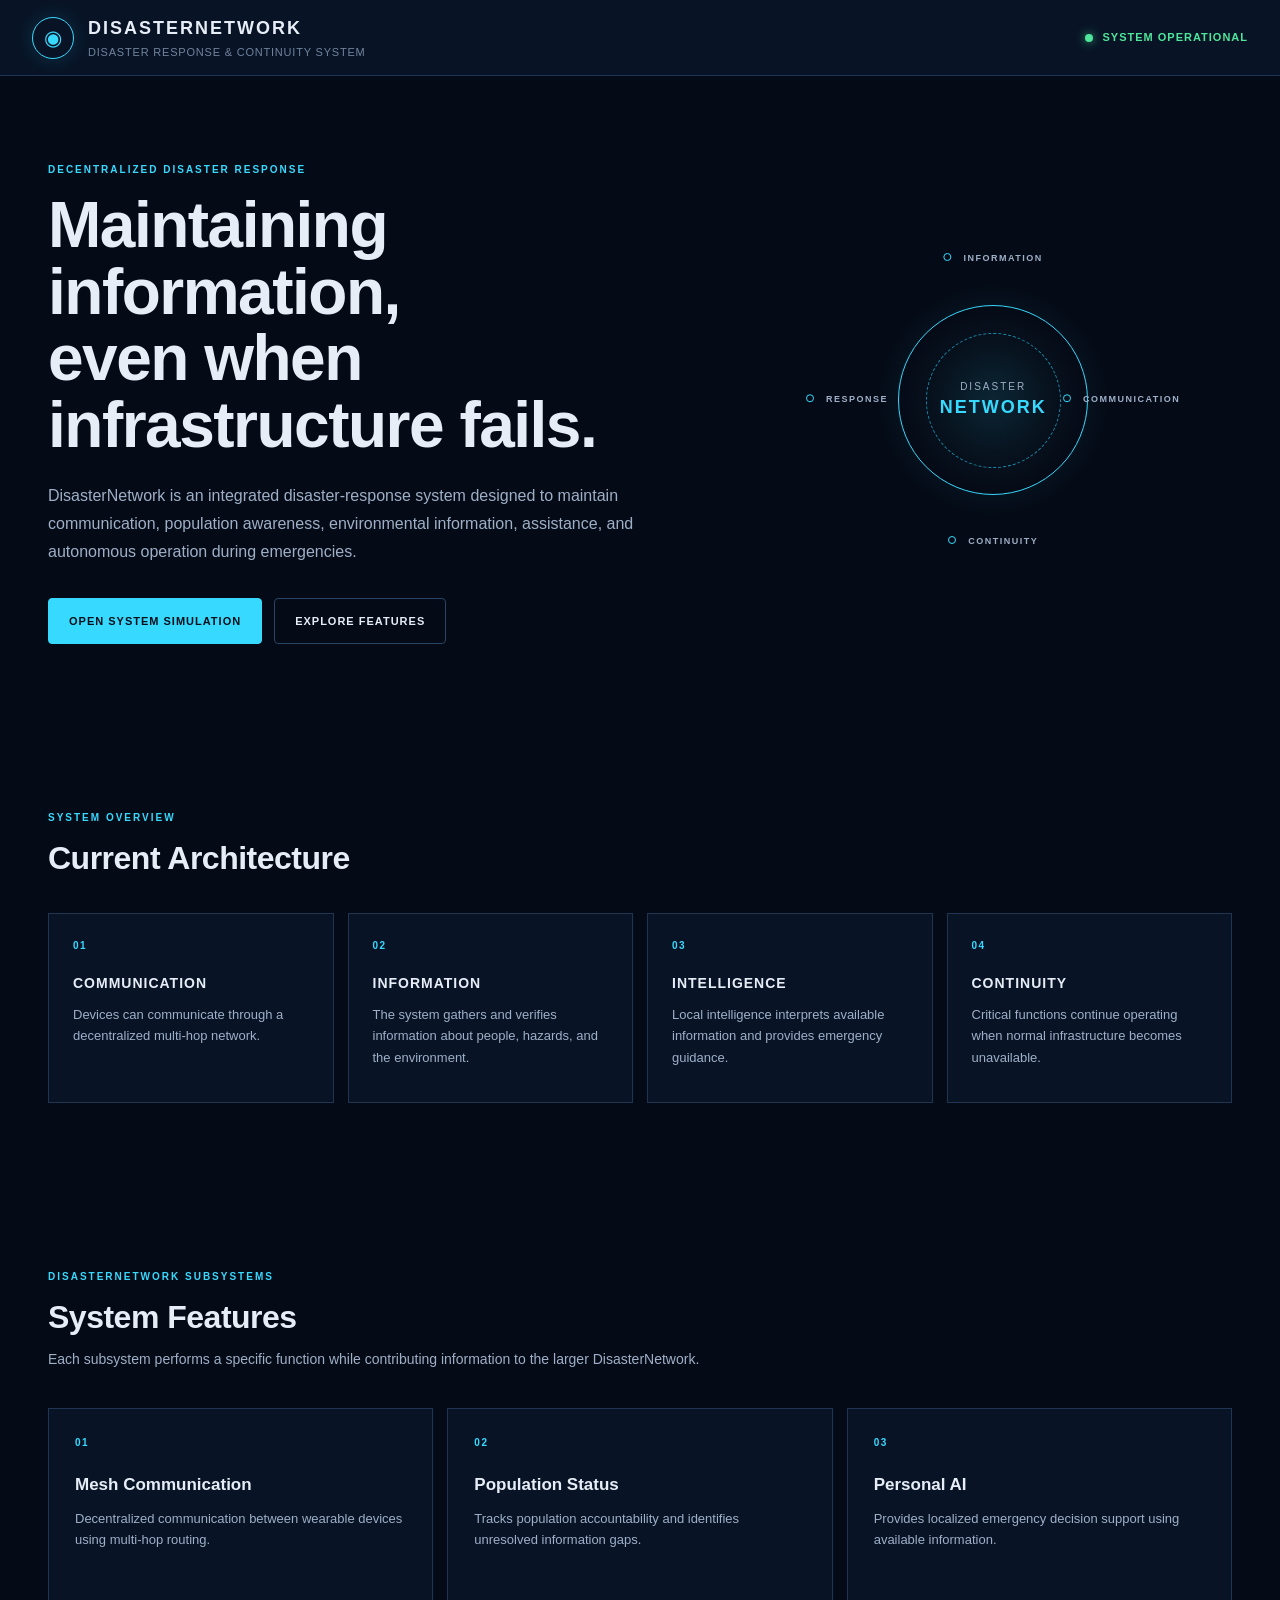
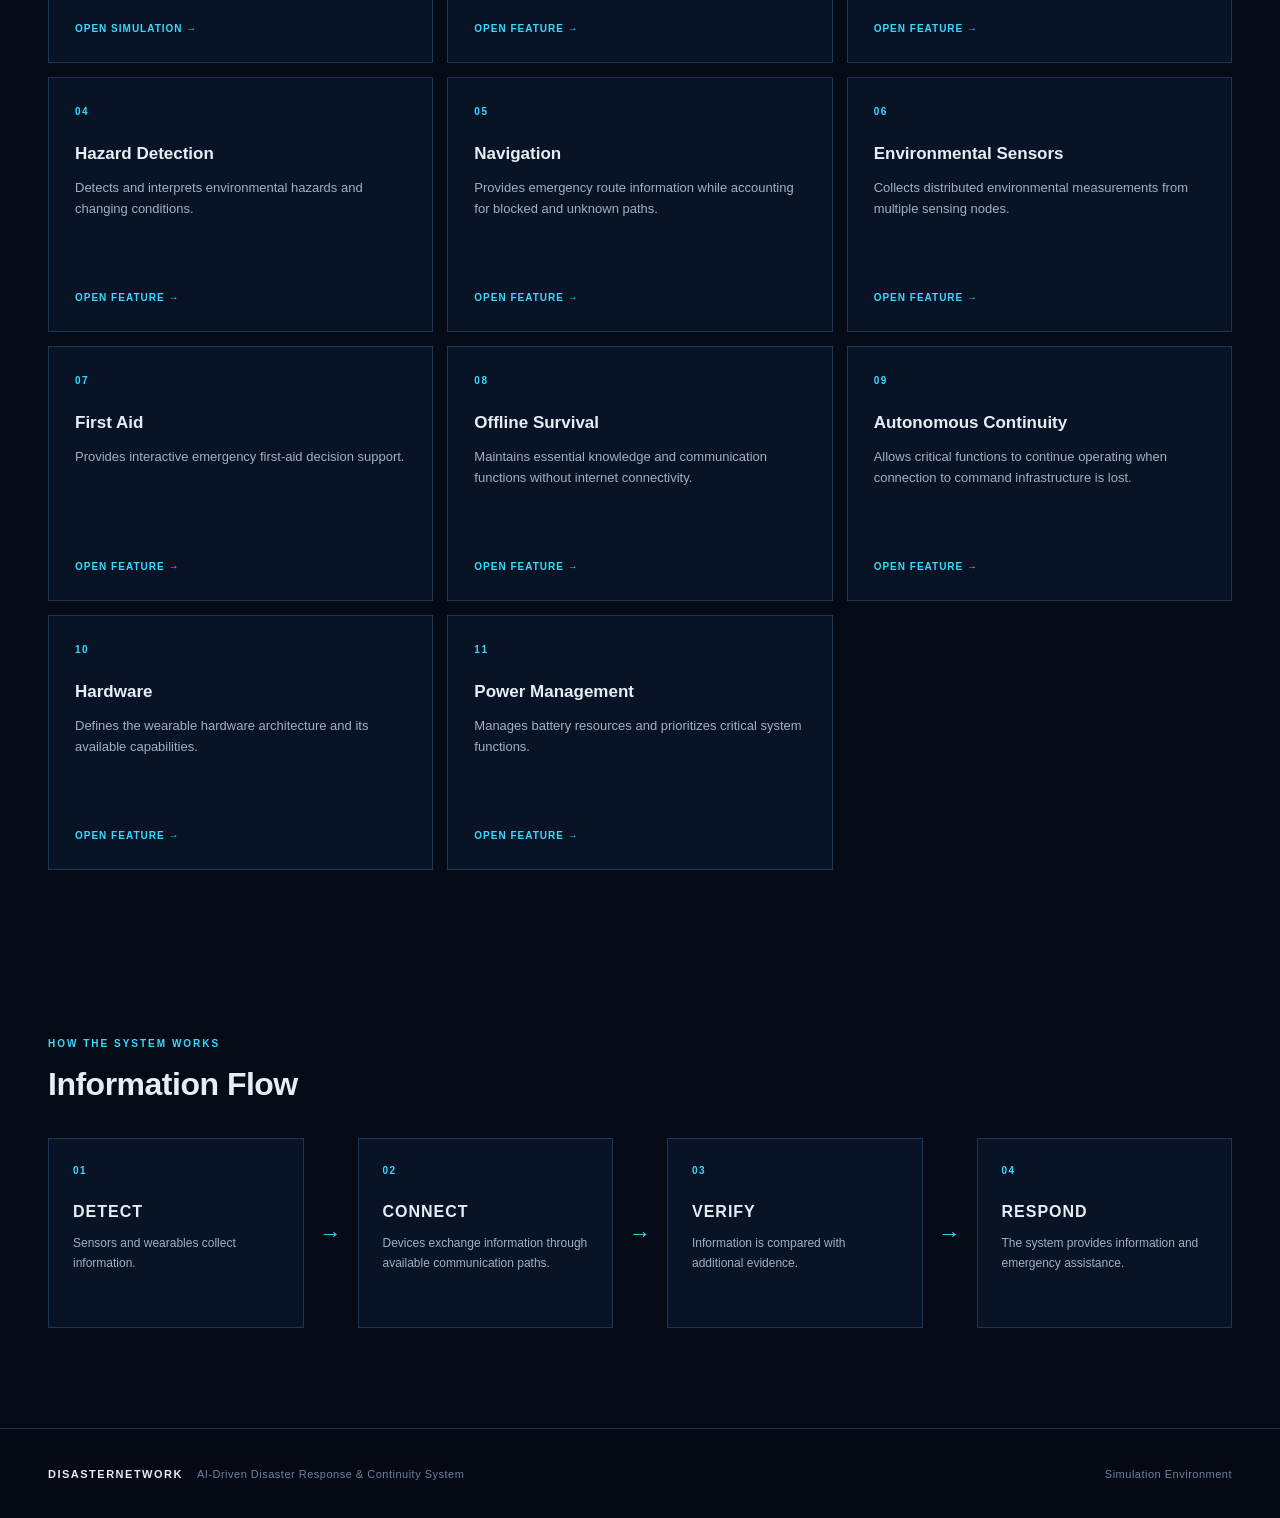
<file: index.html>
<!DOCTYPE html>
<html lang="en">
<head>
    <meta charset="UTF-8">
    <meta name="viewport" content="width=device-width, initial-scale=1.0">

    <title>DisasterNetwork</title>

    <link rel="stylesheet" href="css/global.css">
</head>

<body>

    <header class="topbar">

        <div class="brand">
            <div class="brand-symbol">◉</div>

            <div>
                <h1>DISASTERNETWORK</h1>
                <p>Disaster Response & Continuity System</p>
            </div>
        </div>

        <div class="system-status">
            <span class="status-indicator"></span>
            <span>SYSTEM OPERATIONAL</span>
        </div>

    </header>


    <main>

        <!-- HERO -->

        <section class="hero">

            <div class="hero-content">

                <span class="eyebrow">
                    DECENTRALIZED DISASTER RESPONSE
                </span>

                <h2>
                    Maintaining information,
                    <br>
                    even when infrastructure fails.
                </h2>

                <p>
                    DisasterNetwork is an integrated disaster-response
                    system designed to maintain communication, population
                    awareness, environmental information, assistance, and
                    autonomous operation during emergencies.
                </p>

                <div class="hero-actions">

                    <a
                        href="features/mesh-network.html"
                        class="primary-button"
                    >
                        Open System Simulation
                    </a>

                    <a
                        href="#features"
                        class="secondary-button"
                    >
                        Explore Features
                    </a>

                </div>

            </div>


            <div class="hero-system">

                <div class="system-core">

                    <div class="core-ring"></div>

                    <div class="core-content">
                        <span>DISASTER</span>
                        <strong>NETWORK</strong>
                    </div>

                </div>

                <div class="system-label label-top">
                    INFORMATION
                </div>

                <div class="system-label label-right">
                    COMMUNICATION
                </div>

                <div class="system-label label-bottom">
                    CONTINUITY
                </div>

                <div class="system-label label-left">
                    RESPONSE
                </div>

            </div>

        </section>


        <!-- SYSTEM STATUS -->

        <section class="status-section">

            <div class="section-heading">

                <span class="eyebrow">
                    SYSTEM OVERVIEW
                </span>

                <h2>Current Architecture</h2>

            </div>


            <div class="status-grid">

                <div class="status-card">
                    <span>01</span>
                    <strong>COMMUNICATION</strong>
                    <p>
                        Devices can communicate through a decentralized
                        multi-hop network.
                    </p>
                </div>

                <div class="status-card">
                    <span>02</span>
                    <strong>INFORMATION</strong>
                    <p>
                        The system gathers and verifies information about
                        people, hazards, and the environment.
                    </p>
                </div>

                <div class="status-card">
                    <span>03</span>
                    <strong>INTELLIGENCE</strong>
                    <p>
                        Local intelligence interprets available information
                        and provides emergency guidance.
                    </p>
                </div>

                <div class="status-card">
                    <span>04</span>
                    <strong>CONTINUITY</strong>
                    <p>
                        Critical functions continue operating when normal
                        infrastructure becomes unavailable.
                    </p>
                </div>

            </div>

        </section>


        <!-- FEATURES -->

        <section
            class="features-section"
            id="features"
        >

            <div class="section-heading">

                <span class="eyebrow">
                    DISASTERNETWORK SUBSYSTEMS
                </span>

                <h2>System Features</h2>

                <p>
                    Each subsystem performs a specific function while
                    contributing information to the larger DisasterNetwork.
                </p>

            </div>


            <div class="feature-grid">


                <a
                    href="features/mesh-network.html"
                    class="feature-card"
                >
                    <span class="feature-number">01</span>

                    <h3>Mesh Communication</h3>

                    <p>
                        Decentralized communication between wearable devices
                        using multi-hop routing.
                    </p>

                    <span class="feature-link">
                        Open Simulation →
                    </span>
                </a>


                <a
                    href="features/population-status.html"
                    class="feature-card"
                >
                    <span class="feature-number">02</span>

                    <h3>Population Status</h3>

                    <p>
                        Tracks population accountability and identifies
                        unresolved information gaps.
                    </p>

                    <span class="feature-link">
                        Open Feature →
                    </span>
                </a>


                <a
                    href="features/personal-ai.html"
                    class="feature-card"
                >
                    <span class="feature-number">03</span>

                    <h3>Personal AI</h3>

                    <p>
                        Provides localized emergency decision support using
                        available information.
                    </p>

                    <span class="feature-link">
                        Open Feature →
                    </span>
                </a>


                <a
                    href="features/hazard-detection.html"
                    class="feature-card"
                >
                    <span class="feature-number">04</span>

                    <h3>Hazard Detection</h3>

                    <p>
                        Detects and interprets environmental hazards and
                        changing conditions.
                    </p>

                    <span class="feature-link">
                        Open Feature →
                    </span>
                </a>


                <a
                    href="features/navigation.html"
                    class="feature-card"
                >
                    <span class="feature-number">05</span>

                    <h3>Navigation</h3>

                    <p>
                        Provides emergency route information while accounting
                        for blocked and unknown paths.
                    </p>

                    <span class="feature-link">
                        Open Feature →
                    </span>
                </a>


                <a
                    href="features/environmental-sensors.html"
                    class="feature-card"
                >
                    <span class="feature-number">06</span>

                    <h3>Environmental Sensors</h3>

                    <p>
                        Collects distributed environmental measurements from
                        multiple sensing nodes.
                    </p>

                    <span class="feature-link">
                        Open Feature →
                    </span>
                </a>


                <a
                    href="features/first-aid.html"
                    class="feature-card"
                >
                    <span class="feature-number">07</span>

                    <h3>First Aid</h3>

                    <p>
                        Provides interactive emergency first-aid decision
                        support.
                    </p>

                    <span class="feature-link">
                        Open Feature →
                    </span>
                </a>


                <a
                    href="features/offline-survival.html"
                    class="feature-card"
                >
                    <span class="feature-number">08</span>

                    <h3>Offline Survival</h3>

                    <p>
                        Maintains essential knowledge and communication
                        functions without internet connectivity.
                    </p>

                    <span class="feature-link">
                        Open Feature →
                    </span>
                </a>


                <a
                    href="features/autonomous-continuity.html"
                    class="feature-card"
                >
                    <span class="feature-number">09</span>

                    <h3>Autonomous Continuity</h3>

                    <p>
                        Allows critical functions to continue operating when
                        connection to command infrastructure is lost.
                    </p>

                    <span class="feature-link">
                        Open Feature →
                    </span>
                </a>


                <a
                    href="features/hardware.html"
                    class="feature-card"
                >
                    <span class="feature-number">10</span>

                    <h3>Hardware</h3>

                    <p>
                        Defines the wearable hardware architecture and its
                        available capabilities.
                    </p>

                    <span class="feature-link">
                        Open Feature →
                    </span>
                </a>


                <a
                    href="features/power-management.html"
                    class="feature-card"
                >
                    <span class="feature-number">11</span>

                    <h3>Power Management</h3>

                    <p>
                        Manages battery resources and prioritizes critical
                        system functions.
                    </p>

                    <span class="feature-link">
                        Open Feature →
                    </span>
                </a>


            </div>

        </section>


        <!-- ARCHITECTURE -->

        <section class="architecture-section">

            <div class="section-heading">

                <span class="eyebrow">
                    HOW THE SYSTEM WORKS
                </span>

                <h2>Information Flow</h2>

            </div>


            <div class="architecture-flow">

                <div class="architecture-node">
                    <strong>01</strong>
                    <span>DETECT</span>
                    <p>
                        Sensors and wearables collect information.
                    </p>
                </div>

                <div class="flow-arrow">→</div>

                <div class="architecture-node">
                    <strong>02</strong>
                    <span>CONNECT</span>
                    <p>
                        Devices exchange information through available
                        communication paths.
                    </p>
                </div>

                <div class="flow-arrow">→</div>

                <div class="architecture-node">
                    <strong>03</strong>
                    <span>VERIFY</span>
                    <p>
                        Information is compared with additional evidence.
                    </p>
                </div>

                <div class="flow-arrow">→</div>

                <div class="architecture-node">
                    <strong>04</strong>
                    <span>RESPOND</span>
                    <p>
                        The system provides information and emergency
                        assistance.
                    </p>
                </div>

            </div>

        </section>

    </main>


    <footer>

        <div>
            <strong>DISASTERNETWORK</strong>
            <span>
                AI-Driven Disaster Response & Continuity System
            </span>
        </div>

        <span>
            Simulation Environment
        </span>

    </footer>

</body>
</html>
</file>
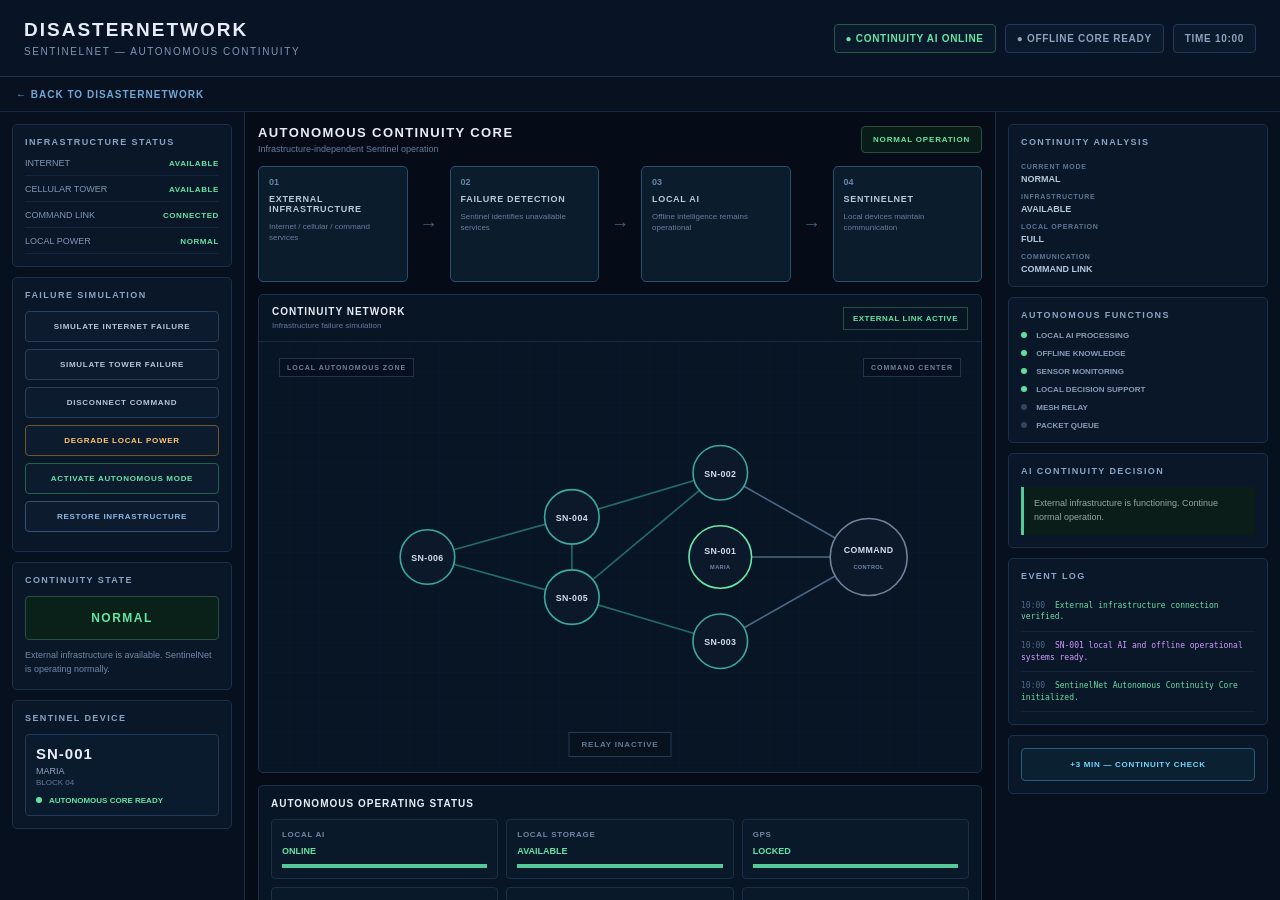
<file: features/autonomous-continuity.html>
<!DOCTYPE html>
<html lang="en">
<head>
    <meta charset="UTF-8">
    <meta name="viewport" content="width=device-width, initial-scale=1.0">

    <title>DisasterNetwork — SentinelNet Autonomous Continuity</title>

    <link rel="stylesheet" href="../css/autonomous-continuity.css">
</head>

<body>

    <header class="topbar">

        <div class="brand">
            <div class="brand-title">DISASTERNETWORK</div>
            <div class="brand-subtitle">
                SENTINELNET — AUTONOMOUS CONTINUITY
            </div>
        </div>

        <div class="top-status">

            <div class="status-pill online">
                ● CONTINUITY AI ONLINE
            </div>

            <div class="status-pill">
                ● OFFLINE CORE READY
            </div>

            <div class="status-pill">
                TIME <span id="simTime">10:00</span>
            </div>

        </div>

    </header>


    <nav class="feature-nav">
        <a href="../index.html">
            ← BACK TO DISASTERNETWORK
        </a>
    </nav>


    <main class="layout">

        <!-- LEFT SIDEBAR -->
        <aside class="sidebar left-sidebar">

            <section class="panel">

                <div class="panel-title">
                    INFRASTRUCTURE STATUS
                </div>

                <div class="system-list">

                    <div class="system-row">
                        <span>INTERNET</span>
                        <strong id="internetStatus" class="good">
                            AVAILABLE
                        </strong>
                    </div>

                    <div class="system-row">
                        <span>CELLULAR TOWER</span>
                        <strong id="towerStatus" class="good">
                            AVAILABLE
                        </strong>
                    </div>

                    <div class="system-row">
                        <span>COMMAND LINK</span>
                        <strong id="commandStatus" class="good">
                            CONNECTED
                        </strong>
                    </div>

                    <div class="system-row">
                        <span>LOCAL POWER</span>
                        <strong id="powerStatus" class="good">
                            NORMAL
                        </strong>
                    </div>

                </div>

            </section>


            <section class="panel">

                <div class="panel-title">
                    FAILURE SIMULATION
                </div>

                <button id="internetBtn" class="action-btn">
                    SIMULATE INTERNET FAILURE
                </button>

                <button id="towerBtn" class="action-btn">
                    SIMULATE TOWER FAILURE
                </button>

                <button id="commandBtn" class="action-btn">
                    DISCONNECT COMMAND
                </button>

                <button id="powerBtn" class="action-btn warning">
                    DEGRADE LOCAL POWER
                </button>

                <button id="autonomousBtn" class="action-btn primary">
                    ACTIVATE AUTONOMOUS MODE
                </button>

                <button id="restoreBtn" class="action-btn restore">
                    RESTORE INFRASTRUCTURE
                </button>

            </section>


            <section class="panel">

                <div class="panel-title">
                    CONTINUITY STATE
                </div>

                <div id="continuityState" class="state-box normal">
                    NORMAL
                </div>

                <div class="state-description" id="stateDescription">
                    External infrastructure is available.
                    SentinelNet is operating normally.
                </div>

            </section>


            <section class="panel">

                <div class="panel-title">
                    SENTINEL DEVICE
                </div>

                <div class="device-card">

                    <div class="device-name">
                        SN-001
                    </div>

                    <div class="device-person">
                        MARIA
                    </div>

                    <div class="device-location">
                        BLOCK 04
                    </div>

                    <div class="device-indicator">
                        <span class="dot"></span>
                        AUTONOMOUS CORE READY
                    </div>

                </div>

            </section>

        </aside>


        <!-- CENTER -->
        <section class="center">

            <div class="core-header">

                <div>
                    <div class="core-title">
                        AUTONOMOUS CONTINUITY CORE
                    </div>

                    <div class="core-subtitle">
                        Infrastructure-independent Sentinel operation
                    </div>
                </div>

                <div id="coreState" class="core-state">
                    NORMAL OPERATION
                </div>

            </div>


            <!-- CONTINUITY FLOW -->

            <div class="continuity-flow">

                <div class="flow-node active" id="flowInfrastructure">
                    <div class="flow-icon">01</div>
                    <div class="flow-title">
                        EXTERNAL
                        INFRASTRUCTURE
                    </div>
                    <div class="flow-text">
                        Internet / cellular /
                        command services
                    </div>
                </div>

                <div class="flow-arrow">
                    →
                </div>

                <div class="flow-node active" id="flowDetection">
                    <div class="flow-icon">02</div>
                    <div class="flow-title">
                        FAILURE
                        DETECTION
                    </div>
                    <div class="flow-text">
                        Sentinel identifies
                        unavailable services
                    </div>
                </div>

                <div class="flow-arrow">
                    →
                </div>

                <div class="flow-node" id="flowAI">
                    <div class="flow-icon">03</div>
                    <div class="flow-title">
                        LOCAL AI
                    </div>
                    <div class="flow-text">
                        Offline intelligence
                        remains operational
                    </div>
                </div>

                <div class="flow-arrow">
                    →
                </div>

                <div class="flow-node" id="flowMesh">
                    <div class="flow-icon">04</div>
                    <div class="flow-title">
                        SENTINELNET
                    </div>
                    <div class="flow-text">
                        Local devices maintain
                        communication
                    </div>
                </div>

            </div>


            <!-- NETWORK -->
            <div class="network-panel">

                <div class="network-header">

                    <div>
                        <div class="section-title">
                            CONTINUITY NETWORK
                        </div>

                        <div class="section-subtitle">
                            Infrastructure failure simulation
                        </div>
                    </div>

                    <div id="networkStatus" class="network-status">
                        EXTERNAL LINK ACTIVE
                    </div>

                </div>


                <div class="network-canvas">

                    <svg
                        id="networkSvg"
                        viewBox="0 0 900 430"
                        preserveAspectRatio="xMidYMid meet"
                    >

                        <!-- COMMAND CONNECTIONS -->

                        <line
                            id="lineCommand1"
                            class="network-line command-line"
                            x1="760"
                            y1="215"
                            x2="575"
                            y2="110"
                        />

                        <line
                            id="lineCommand2"
                            class="network-line command-line"
                            x1="760"
                            y1="215"
                            x2="575"
                            y2="320"
                        />

                        <line
                            id="lineCommand3"
                            class="network-line command-line"
                            x1="760"
                            y1="215"
                            x2="575"
                            y2="215"
                        />

                        <!-- MESH CONNECTIONS -->

                        <line
                            class="network-line mesh-line"
                            x1="575"
                            y1="110"
                            x2="390"
                            y2="165"
                        />

                        <line
                            class="network-line mesh-line"
                            x1="575"
                            y1="110"
                            x2="390"
                            y2="265"
                        />

                        <line
                            class="network-line mesh-line"
                            x1="575"
                            y1="320"
                            x2="390"
                            y2="265"
                        />

                        <line
                            class="network-line mesh-line"
                            x1="390"
                            y1="165"
                            x2="390"
                            y2="265"
                        />

                        <line
                            class="network-line mesh-line"
                            x1="390"
                            y1="165"
                            x2="210"
                            y2="215"
                        />

                        <line
                            class="network-line mesh-line"
                            x1="390"
                            y1="265"
                            x2="210"
                            y2="215"
                        />

                        <!-- COMMAND -->
                        <g class="network-node command-node">

                            <circle
                                cx="760"
                                cy="215"
                                r="48"
                            />

                            <text
                                x="760"
                                y="210"
                                text-anchor="middle"
                            >
                                COMMAND
                            </text>

                            <text
                                x="760"
                                y="230"
                                text-anchor="middle"
                                class="node-small"
                            >
                                CONTROL
                            </text>

                        </g>


                        <!-- SENTINELS -->

                        <g class="network-node sentinel-node main-node">

                            <circle
                                cx="575"
                                cy="215"
                                r="39"
                            />

                            <text
                                x="575"
                                y="211"
                                text-anchor="middle"
                            >
                                SN-001
                            </text>

                            <text
                                x="575"
                                y="230"
                                text-anchor="middle"
                                class="node-small"
                            >
                                MARIA
                            </text>

                        </g>


                        <g class="network-node sentinel-node">

                            <circle
                                cx="575"
                                cy="110"
                                r="34"
                            />

                            <text
                                x="575"
                                y="115"
                                text-anchor="middle"
                            >
                                SN-002
                            </text>

                        </g>


                        <g class="network-node sentinel-node">

                            <circle
                                cx="575"
                                cy="320"
                                r="34"
                            />

                            <text
                                x="575"
                                y="325"
                                text-anchor="middle"
                            >
                                SN-003
                            </text>

                        </g>


                        <g class="network-node sentinel-node">

                            <circle
                                cx="390"
                                cy="165"
                                r="34"
                            />

                            <text
                                x="390"
                                y="170"
                                text-anchor="middle"
                            >
                                SN-004
                            </text>

                        </g>


                        <g class="network-node sentinel-node">

                            <circle
                                cx="390"
                                cy="265"
                                r="34"
                            />

                            <text
                                x="390"
                                y="270"
                                text-anchor="middle"
                            >
                                SN-005
                            </text>

                        </g>


                        <g class="network-node sentinel-node">

                            <circle
                                cx="210"
                                cy="215"
                                r="34"
                            />

                            <text
                                x="210"
                                y="220"
                                text-anchor="middle"
                            >
                                SN-006
                            </text>

                        </g>


                        <!-- RELAY PATH -->

                        <path
                            id="relayPath"
                            class="relay-path"
                            d="M 575 215 L 390 165 L 210 215"
                        />

                    </svg>


                    <div class="canvas-label local-label">
                        LOCAL AUTONOMOUS ZONE
                    </div>

                    <div class="canvas-label command-label">
                        COMMAND CENTER
                    </div>

                    <div id="relayIndicator" class="relay-indicator">
                        RELAY INACTIVE
                    </div>

                </div>

            </div>


            <!-- OPERATING STATUS -->

            <div class="operating-panel">

                <div class="section-title">
                    AUTONOMOUS OPERATING STATUS
                </div>

                <div class="status-grid">

                    <div class="status-card">
                        <div class="status-card-title">
                            LOCAL AI
                        </div>

                        <div id="aiHealth" class="health-value">
                            ONLINE
                        </div>

                        <div class="health-bar">
                            <span id="aiBar" style="width:100%"></span>
                        </div>

                    </div>


                    <div class="status-card">
                        <div class="status-card-title">
                            LOCAL STORAGE
                        </div>

                        <div id="storageHealth" class="health-value">
                            AVAILABLE
                        </div>

                        <div class="health-bar">
                            <span id="storageBar" style="width:100%"></span>
                        </div>

                    </div>


                    <div class="status-card">
                        <div class="status-card-title">
                            GPS
                        </div>

                        <div id="gpsHealth" class="health-value">
                            LOCKED
                        </div>

                        <div class="health-bar">
                            <span id="gpsBar" style="width:100%"></span>
                        </div>

                    </div>


                    <div class="status-card">
                        <div class="status-card-title">
                            MESH RADIO
                        </div>

                        <div id="radioHealth" class="health-value">
                            ACTIVE
                        </div>

                        <div class="health-bar">
                            <span id="radioBar" style="width:100%"></span>
                        </div>

                    </div>


                    <div class="status-card">
                        <div class="status-card-title">
                            SENSOR SYSTEM
                        </div>

                        <div id="sensorHealth" class="health-value">
                            ACTIVE
                        </div>

                        <div class="health-bar">
                            <span id="sensorBar" style="width:100%"></span>
                        </div>

                    </div>


                    <div class="status-card">
                        <div class="status-card-title">
                            OPERATION
                        </div>

                        <div id="operationHealth" class="health-value">
                            CONTINUOUS
                        </div>

                        <div class="health-bar">
                            <span id="operationBar" style="width:100%"></span>
                        </div>

                    </div>

                </div>

            </div>


            <!-- PACKET QUEUE -->

            <div class="packet-panel">

                <div class="packet-header">

                    <div>
                        <div class="section-title">
                            LOCAL INFORMATION QUEUE
                        </div>

                        <div class="section-subtitle">
                            Information retained when external services are unavailable
                        </div>
                    </div>

                    <div id="packetCount" class="packet-count">
                        0 PACKETS
                    </div>

                </div>


                <div class="packet-list" id="packetList">

                    <div class="empty-packet">
                        No queued information.
                    </div>

                </div>

            </div>

        </section>


        <!-- RIGHT SIDEBAR -->
        <aside class="sidebar right-sidebar">

            <section class="panel">

                <div class="panel-title">
                    CONTINUITY ANALYSIS
                </div>

                <div class="analysis-box">

                    <div class="analysis-label">
                        CURRENT MODE
                    </div>

                    <div id="analysisMode" class="analysis-value">
                        NORMAL
                    </div>

                    <div class="analysis-label">
                        INFRASTRUCTURE
                    </div>

                    <div id="analysisInfrastructure" class="analysis-value">
                        AVAILABLE
                    </div>

                    <div class="analysis-label">
                        LOCAL OPERATION
                    </div>

                    <div id="analysisLocal" class="analysis-value">
                        FULL
                    </div>

                    <div class="analysis-label">
                        COMMUNICATION
                    </div>

                    <div id="analysisCommunication" class="analysis-value">
                        COMMAND LINK
                    </div>

                </div>

            </section>


            <section class="panel">

                <div class="panel-title">
                    AUTONOMOUS FUNCTIONS
                </div>

                <div class="function-list">

                    <div class="function-row">
                        <span class="function-dot active"></span>
                        LOCAL AI PROCESSING
                    </div>

                    <div class="function-row">
                        <span class="function-dot active"></span>
                        OFFLINE KNOWLEDGE
                    </div>

                    <div class="function-row">
                        <span class="function-dot active"></span>
                        SENSOR MONITORING
                    </div>

                    <div class="function-row">
                        <span class="function-dot active"></span>
                        LOCAL DECISION SUPPORT
                    </div>

                    <div class="function-row">
                        <span id="relayDot" class="function-dot"></span>
                        MESH RELAY
                    </div>

                    <div class="function-row">
                        <span id="queueDot" class="function-dot"></span>
                        PACKET QUEUE
                    </div>

                </div>

            </section>


            <section class="panel">

                <div class="panel-title">
                    AI CONTINUITY DECISION
                </div>

                <div class="ai-decision" id="aiDecision">
                    External infrastructure is functioning.
                    Continue normal operation.
                </div>

            </section>


            <section class="panel">

                <div class="panel-title">
                    EVENT LOG
                </div>

                <div class="event-log" id="eventLog">
                </div>

            </section>


            <section class="panel">

                <button id="threeMinBtn" class="cycle-btn">
                    +3 MIN — CONTINUITY CHECK
                </button>
            </section>

        </aside>

    </main>


    <script src="../js/autonomous-continuity.js"></script>

</body>
</html>
</file>
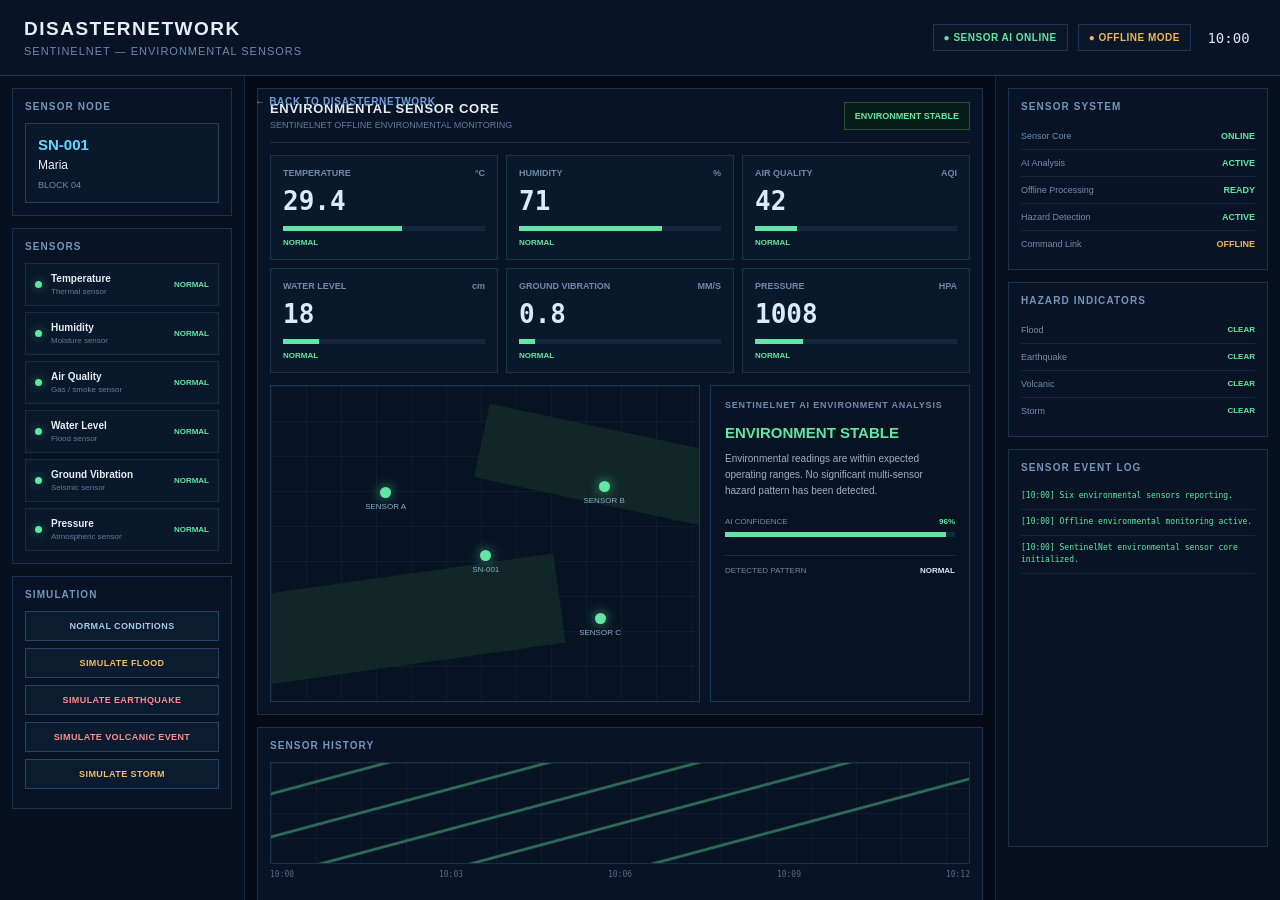
<file: features/environmental-sensors.html>
<!DOCTYPE html>
<html lang="en">
<head>
    <meta charset="UTF-8">
    <meta name="viewport" content="width=device-width, initial-scale=1.0">
    <title>DisasterNetwork — Environmental Sensors</title>
    <link rel="stylesheet" href="../css/environmental-sensors.css">
</head>

<body>

    <header class="topbar">
        <div>
            <div class="brand">DISASTERNETWORK</div>
            <div class="subtitle">SENTINELNET — ENVIRONMENTAL SENSORS</div>
        </div>

        <div class="top-status">
            <span class="status-pill online">● SENSOR AI ONLINE</span>
            <span class="status-pill offline">● OFFLINE MODE</span>
            <span class="time-label" id="simTime">10:00</span>
        </div>
    </header>

    <nav class="feature-nav">
        <a href="../index.html">← BACK TO DISASTERNETWORK</a>
    </nav>

    <main class="layout">

        <!-- LEFT SIDEBAR -->
        <aside class="sidebar left-sidebar">

            <section class="panel">
                <div class="panel-title">SENSOR NODE</div>

                <div class="node-card">
                    <div class="node-id">SN-001</div>
                    <div class="node-name">Maria</div>
                    <div class="node-location">BLOCK 04</div>
                </div>
            </section>

            <section class="panel">
                <div class="panel-title">SENSORS</div>

                <div class="sensor-list">

                    <div class="sensor-item active" data-sensor="temperature">
                        <span class="sensor-dot"></span>
                        <div>
                            <strong>Temperature</strong>
                            <small>Thermal sensor</small>
                        </div>
                        <b id="tempState">NORMAL</b>
                    </div>

                    <div class="sensor-item active" data-sensor="humidity">
                        <span class="sensor-dot"></span>
                        <div>
                            <strong>Humidity</strong>
                            <small>Moisture sensor</small>
                        </div>
                        <b id="humidityState">NORMAL</b>
                    </div>

                    <div class="sensor-item active" data-sensor="air">
                        <span class="sensor-dot"></span>
                        <div>
                            <strong>Air Quality</strong>
                            <small>Gas / smoke sensor</small>
                        </div>
                        <b id="airState">NORMAL</b>
                    </div>

                    <div class="sensor-item active" data-sensor="water">
                        <span class="sensor-dot"></span>
                        <div>
                            <strong>Water Level</strong>
                            <small>Flood sensor</small>
                        </div>
                        <b id="waterState">NORMAL</b>
                    </div>

                    <div class="sensor-item active" data-sensor="ground">
                        <span class="sensor-dot"></span>
                        <div>
                            <strong>Ground Vibration</strong>
                            <small>Seismic sensor</small>
                        </div>
                        <b id="groundState">NORMAL</b>
                    </div>

                    <div class="sensor-item active" data-sensor="pressure">
                        <span class="sensor-dot"></span>
                        <div>
                            <strong>Pressure</strong>
                            <small>Atmospheric sensor</small>
                        </div>
                        <b id="pressureState">NORMAL</b>
                    </div>

                </div>
            </section>

            <section class="panel">
                <div class="panel-title">SIMULATION</div>

                <button class="action-btn" id="normalBtn">
                    NORMAL CONDITIONS
                </button>

                <button class="action-btn warning-btn" id="floodBtn">
                    SIMULATE FLOOD
                </button>

                <button class="action-btn danger-btn" id="earthquakeBtn">
                    SIMULATE EARTHQUAKE
                </button>

                <button class="action-btn danger-btn" id="volcanoBtn">
                    SIMULATE VOLCANIC EVENT
                </button>

                <button class="action-btn warning-btn" id="stormBtn">
                    SIMULATE STORM
                </button>
            </section>

        </aside>


        <!-- CENTER -->
        <section class="center">

            <div class="panel sensor-core">

                <div class="core-header">
                    <div>
                        <div class="core-title">ENVIRONMENTAL SENSOR CORE</div>
                        <div class="core-subtitle">
                            SENTINELNET OFFLINE ENVIRONMENTAL MONITORING
                        </div>
                    </div>

                    <div class="core-state" id="overallState">
                        ENVIRONMENT STABLE
                    </div>
                </div>

                <div class="sensor-grid">

                    <div class="reading-card">
                        <div class="reading-header">
                            <span>TEMPERATURE</span>
                            <span>°C</span>
                        </div>
                        <div class="reading-value" id="temperatureValue">29.4</div>
                        <div class="meter">
                            <div class="meter-fill" id="temperatureMeter"></div>
                        </div>
                        <div class="reading-status" id="temperatureStatus">
                            NORMAL
                        </div>
                    </div>

                    <div class="reading-card">
                        <div class="reading-header">
                            <span>HUMIDITY</span>
                            <span>%</span>
                        </div>
                        <div class="reading-value" id="humidityValue">71</div>
                        <div class="meter">
                            <div class="meter-fill" id="humidityMeter"></div>
                        </div>
                        <div class="reading-status" id="humidityStatus">
                            NORMAL
                        </div>
                    </div>

                    <div class="reading-card">
                        <div class="reading-header">
                            <span>AIR QUALITY</span>
                            <span>AQI</span>
                        </div>
                        <div class="reading-value" id="airValue">42</div>
                        <div class="meter">
                            <div class="meter-fill" id="airMeter"></div>
                        </div>
                        <div class="reading-status" id="airStatus">
                            NORMAL
                        </div>
                    </div>

                    <div class="reading-card">
                        <div class="reading-header">
                            <span>WATER LEVEL</span>
                            <span>cm</span>
                        </div>
                        <div class="reading-value" id="waterValue">18</div>
                        <div class="meter">
                            <div class="meter-fill" id="waterMeter"></div>
                        </div>
                        <div class="reading-status" id="waterStatus">
                            NORMAL
                        </div>
                    </div>

                    <div class="reading-card">
                        <div class="reading-header">
                            <span>GROUND VIBRATION</span>
                            <span>MM/S</span>
                        </div>
                        <div class="reading-value" id="groundValue">0.8</div>
                        <div class="meter">
                            <div class="meter-fill" id="groundMeter"></div>
                        </div>
                        <div class="reading-status" id="groundStatus">
                            NORMAL
                        </div>
                    </div>

                    <div class="reading-card">
                        <div class="reading-header">
                            <span>PRESSURE</span>
                            <span>HPA</span>
                        </div>
                        <div class="reading-value" id="pressureValue">1008</div>
                        <div class="meter">
                            <div class="meter-fill" id="pressureMeter"></div>
                        </div>
                        <div class="reading-status" id="pressureStatus">
                            NORMAL
                        </div>
                    </div>

                </div>


                <div class="environment-display">

                    <div class="environment-map">

                        <div class="map-grid"></div>

                        <div class="terrain terrain-1"></div>
                        <div class="terrain terrain-2"></div>

                        <div class="water-zone" id="waterZone"></div>

                        <div class="sensor-node node-main">
                            <span></span>
                            <label>SN-001</label>
                        </div>

                        <div class="sensor-node node-2">
                            <span></span>
                            <label>SENSOR A</label>
                        </div>

                        <div class="sensor-node node-3">
                            <span></span>
                            <label>SENSOR B</label>
                        </div>

                        <div class="sensor-node node-4">
                            <span></span>
                            <label>SENSOR C</label>
                        </div>

                        <div class="hazard-zone" id="hazardZone">
                            <span id="hazardLabel">NO ACTIVE HAZARD</span>
                        </div>

                    </div>

                    <div class="ai-analysis">

                        <div class="analysis-title">
                            SENTINELNET AI ENVIRONMENT ANALYSIS
                        </div>

                        <div class="analysis-state" id="analysisState">
                            MONITORING ENVIRONMENT
                        </div>

                        <div class="analysis-text" id="analysisText">
                            Environmental readings are within expected
                            operating ranges. No significant hazard pattern
                            detected.
                        </div>

                        <div class="confidence">
                            <div class="confidence-header">
                                <span>AI CONFIDENCE</span>
                                <strong id="confidenceValue">96%</strong>
                            </div>

                            <div class="confidence-bar">
                                <div id="confidenceMeter"></div>
                            </div>
                        </div>

                        <div class="detected-pattern">
                            <span>DETECTED PATTERN</span>
                            <strong id="patternValue">
                                NONE
                            </strong>
                        </div>

                    </div>

                </div>

            </div>


            <div class="panel history-panel">

                <div class="panel-title">
                    SENSOR HISTORY
                </div>

                <div class="history-chart" id="historyChart">
                    <div class="chart-line"></div>
                    <div class="chart-grid"></div>
                </div>

                <div class="chart-labels">
                    <span>10:00</span>
                    <span>10:03</span>
                    <span>10:06</span>
                    <span>10:09</span>
                    <span>10:12</span>
                </div>

            </div>

        </section>


        <!-- RIGHT SIDEBAR -->
        <aside class="sidebar right-sidebar">

            <section class="panel">
                <div class="panel-title">SENSOR SYSTEM</div>

                <div class="system-row">
                    <span>Sensor Core</span>
                    <strong class="good">ONLINE</strong>
                </div>

                <div class="system-row">
                    <span>AI Analysis</span>
                    <strong class="good">ACTIVE</strong>
                </div>

                <div class="system-row">
                    <span>Offline Processing</span>
                    <strong class="good">READY</strong>
                </div>

                <div class="system-row">
                    <span>Hazard Detection</span>
                    <strong class="good">ACTIVE</strong>
                </div>

                <div class="system-row">
                    <span>Command Link</span>
                    <strong class="offline-text">OFFLINE</strong>
                </div>
            </section>


            <section class="panel">
                <div class="panel-title">HAZARD INDICATORS</div>

                <div class="hazard-indicator">
                    <span>Flood</span>
                    <strong id="floodIndicator">CLEAR</strong>
                </div>

                <div class="hazard-indicator">
                    <span>Earthquake</span>
                    <strong id="quakeIndicator">CLEAR</strong>
                </div>

                <div class="hazard-indicator">
                    <span>Volcanic</span>
                    <strong id="volcanoIndicator">CLEAR</strong>
                </div>

                <div class="hazard-indicator">
                    <span>Storm</span>
                    <strong id="stormIndicator">CLEAR</strong>
                </div>
            </section>


            <section class="panel">
                <div class="panel-title">SENSOR EVENT LOG</div>

                <div class="event-log" id="eventLog"></div>
            </section>

        </aside>

    </main>

    <script src="../js/environmental-sensors.js"></script>

</body>
</html>
</file>
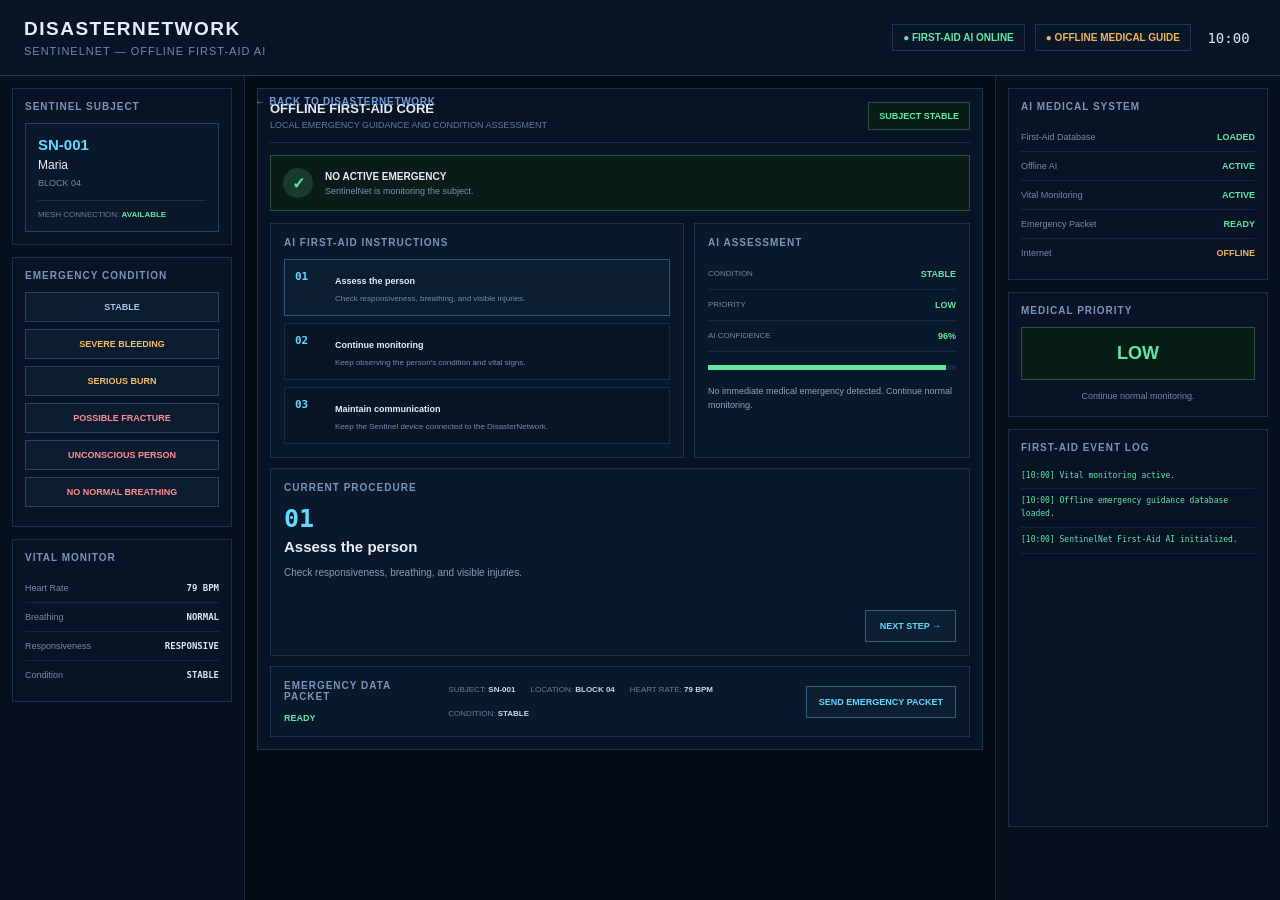
<file: features/first-aid.html>
<!DOCTYPE html>
<html lang="en">
<head>
    <meta charset="UTF-8">
    <meta name="viewport" content="width=device-width, initial-scale=1.0">
    <title>DisasterNetwork — First Aid</title>
    <link rel="stylesheet" href="../css/first-aid.css">
</head>

<body>

<header class="topbar">

    <div>
        <div class="brand">DISASTERNETWORK</div>
        <div class="subtitle">
            SENTINELNET — OFFLINE FIRST-AID AI
        </div>
    </div>

    <div class="top-status">

        <span class="status-pill online">
            ● FIRST-AID AI ONLINE
        </span>

        <span class="status-pill offline">
            ● OFFLINE MEDICAL GUIDE
        </span>

        <span class="time-label" id="simTime">
            10:00
        </span>

    </div>

</header>


<nav class="feature-nav">

    <a href="../index.html">
        ← BACK TO DISASTERNETWORK
    </a>

</nav>


<main class="layout">


    <!-- LEFT SIDEBAR -->

    <aside class="sidebar left-sidebar">

        <section class="panel">

            <div class="panel-title">
                SENTINEL SUBJECT
            </div>

            <div class="subject-card">

                <div class="subject-id">
                    SN-001
                </div>

                <div class="subject-name">
                    Maria
                </div>

                <div class="subject-location">
                    BLOCK 04
                </div>

                <div class="subject-connection">
                    MESH CONNECTION:
                    <strong>AVAILABLE</strong>
                </div>

            </div>

        </section>


        <section class="panel">

            <div class="panel-title">
                EMERGENCY CONDITION
            </div>

            <button
                class="condition-btn"
                id="stableBtn"
            >
                STABLE
            </button>

            <button
                class="condition-btn warning-btn"
                id="bleedingBtn"
            >
                SEVERE BLEEDING
            </button>

            <button
                class="condition-btn warning-btn"
                id="burnBtn"
            >
                SERIOUS BURN
            </button>

            <button
                class="condition-btn danger-btn"
                id="fractureBtn"
            >
                POSSIBLE FRACTURE
            </button>

            <button
                class="condition-btn danger-btn"
                id="unconsciousBtn"
            >
                UNCONSCIOUS PERSON
            </button>

            <button
                class="condition-btn danger-btn"
                id="cardiacBtn"
            >
                NO NORMAL BREATHING
            </button>

        </section>


        <section class="panel">

            <div class="panel-title">
                VITAL MONITOR
            </div>

            <div class="vital-row">
                <span>Heart Rate</span>
                <strong id="heartRate">78 BPM</strong>
            </div>

            <div class="vital-row">
                <span>Breathing</span>
                <strong id="breathing">NORMAL</strong>
            </div>

            <div class="vital-row">
                <span>Responsiveness</span>
                <strong id="responsiveness">
                    RESPONSIVE
                </strong>
            </div>

            <div class="vital-row">
                <span>Condition</span>
                <strong id="conditionState">
                    STABLE
                </strong>
            </div>

        </section>

    </aside>


    <!-- CENTER -->

    <section class="center">

        <div class="panel aid-core">

            <div class="core-header">

                <div>

                    <div class="core-title">
                        OFFLINE FIRST-AID CORE
                    </div>

                    <div class="core-subtitle">
                        LOCAL EMERGENCY GUIDANCE AND CONDITION ASSESSMENT
                    </div>

                </div>

                <div
                    class="core-state"
                    id="overallState"
                >
                    SUBJECT STABLE
                </div>

            </div>


            <div class="emergency-banner" id="emergencyBanner">

                <div class="banner-icon">
                    ✓
                </div>

                <div>

                    <strong id="bannerTitle">
                        NO ACTIVE EMERGENCY
                    </strong>

                    <span id="bannerText">
                        SentinelNet is monitoring the subject.
                    </span>

                </div>

            </div>


            <div class="aid-grid">


                <div class="instruction-panel">

                    <div class="section-title">
                        AI FIRST-AID INSTRUCTIONS
                    </div>

                    <div
                        class="instruction-list"
                        id="instructionList"
                    >

                        <div class="instruction active">
                            <span>01</span>

                            <div>
                                <strong>
                                    ASSESS THE PERSON
                                </strong>

                                <p>
                                    Check responsiveness,
                                    breathing, and visible injuries.
                                </p>
                            </div>

                        </div>


                        <div class="instruction">

                            <span>02</span>

                            <div>
                                <strong>
                                    REMAIN CALM
                                </strong>

                                <p>
                                    Keep the person still and
                                    maintain a safe environment.
                                </p>
                            </div>

                        </div>


                        <div class="instruction">

                            <span>03</span>

                            <div>
                                <strong>
                                    REQUEST ASSISTANCE
                                </strong>

                                <p>
                                    Send the emergency condition
                                    through the DisasterNetwork.
                                </p>
                            </div>

                        </div>

                    </div>

                </div>


                <div class="assessment-panel">

                    <div class="section-title">
                        AI ASSESSMENT
                    </div>

                    <div class="assessment-state">
                        <span>CONDITION</span>

                        <strong id="assessmentCondition">
                            STABLE
                        </strong>
                    </div>

                    <div class="assessment-state">
                        <span>PRIORITY</span>

                        <strong id="assessmentPriority">
                            LOW
                        </strong>
                    </div>

                    <div class="assessment-state">
                        <span>AI CONFIDENCE</span>

                        <strong id="assessmentConfidence">
                            96%
                        </strong>
                    </div>


                    <div class="confidence-bar">

                        <div
                            id="confidenceMeter"
                        ></div>

                    </div>


                    <div class="assessment-description"
                         id="assessmentDescription">

                        No immediate medical emergency
                        detected.

                    </div>

                </div>

            </div>


            <div class="procedure-panel">

                <div class="section-title">
                    CURRENT PROCEDURE
                </div>

                <div class="procedure-number"
                     id="procedureNumber">
                    01
                </div>

                <div class="procedure-content">

                    <h2 id="procedureTitle">
                        Assess the person
                    </h2>

                    <p id="procedureText">
                        Check whether the person responds
                        and determine whether they are breathing normally.
                    </p>

                </div>

                <button
                    class="next-btn"
                    id="nextStepBtn"
                >
                    NEXT STEP →
                </button>

            </div>


            <div class="emergency-packet">

                <div>

                    <div class="section-title">
                        EMERGENCY DATA PACKET
                    </div>

                    <div class="packet-status"
                         id="packetStatus">
                        READY
                    </div>

                </div>

                <div class="packet-data">

                    <span>
                        SUBJECT:
                        <strong>SN-001</strong>
                    </span>

                    <span>
                        LOCATION:
                        <strong>BLOCK 04</strong>
                    </span>

                    <span>
                        HEART RATE:
                        <strong id="packetHeartRate">
                            78 BPM
                        </strong>
                    </span>

                    <span>
                        CONDITION:
                        <strong id="packetCondition">
                            STABLE
                        </strong>
                    </span>

                </div>

                <button
                    class="send-btn"
                    id="sendPacketBtn"
                >
                    SEND EMERGENCY PACKET
                </button>

            </div>

        </div>

    </section>


    <!-- RIGHT SIDEBAR -->

    <aside class="sidebar right-sidebar">

        <section class="panel">

            <div class="panel-title">
                AI MEDICAL SYSTEM
            </div>

            <div class="system-row">
                <span>First-Aid Database</span>
                <strong class="good">
                    LOADED
                </strong>
            </div>

            <div class="system-row">
                <span>Offline AI</span>
                <strong class="good">
                    ACTIVE
                </strong>
            </div>

            <div class="system-row">
                <span>Vital Monitoring</span>
                <strong class="good">
                    ACTIVE
                </strong>
            </div>

            <div class="system-row">
                <span>Emergency Packet</span>
                <strong class="good">
                    READY
                </strong>
            </div>

            <div class="system-row">
                <span>Internet</span>
                <strong class="offline-text">
                    OFFLINE
                </strong>
            </div>

        </section>


        <section class="panel">

            <div class="panel-title">
                MEDICAL PRIORITY
            </div>

            <div
                class="priority-display"
                id="priorityDisplay"
            >
                LOW
            </div>

            <div
                class="priority-description"
                id="priorityDescription"
            >
                Continue normal monitoring.
            </div>

        </section>


        <section class="panel">

            <div class="panel-title">
                FIRST-AID EVENT LOG
            </div>

            <div
                class="event-log"
                id="eventLog"
            ></div>

        </section>

    </aside>

</main>


<script src="../js/first-aid.js"></script>

</body>
</html>
</file>
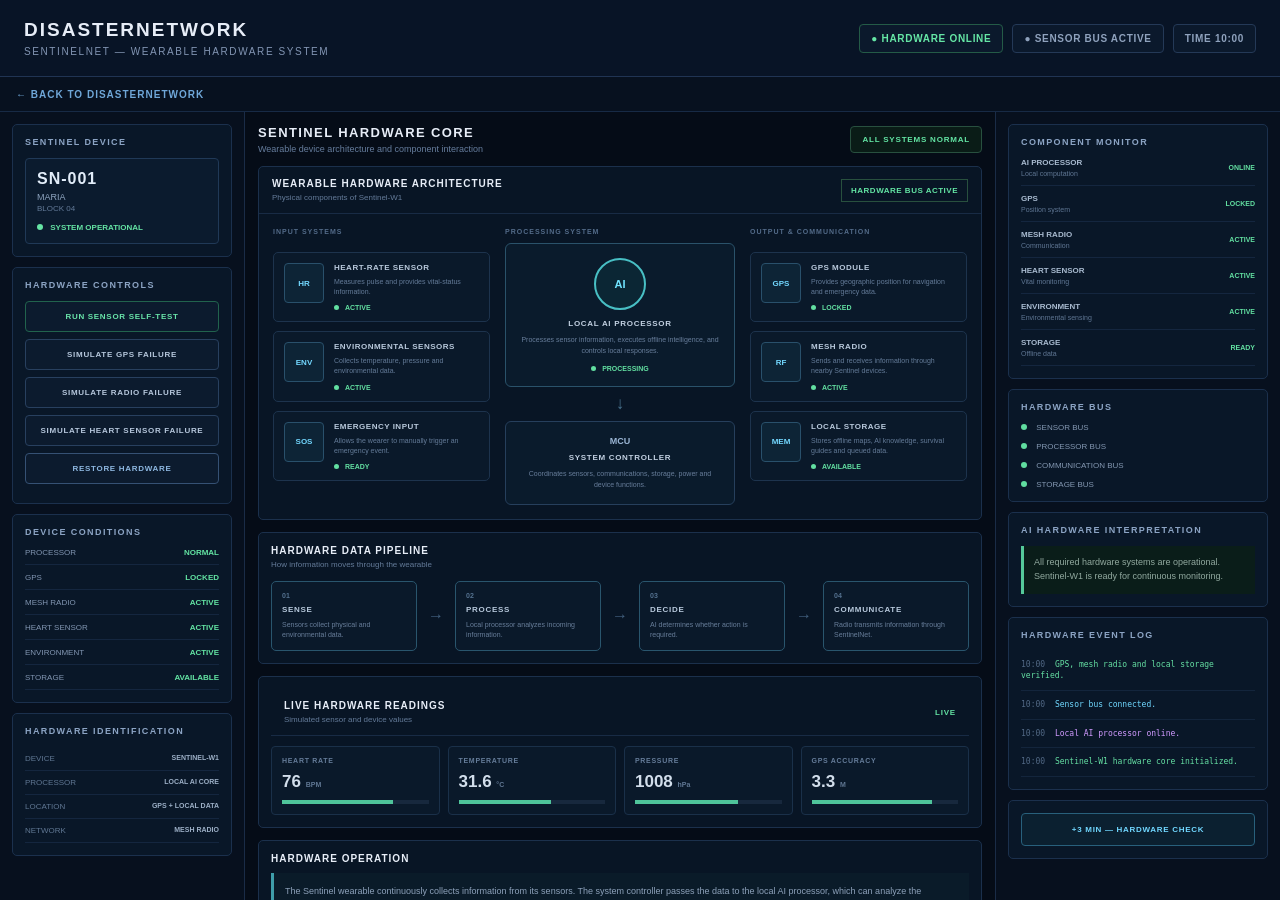
<file: features/hardware.html>
<!DOCTYPE html>
<html lang="en">
<head>
    <meta charset="UTF-8">
    <meta name="viewport" content="width=device-width, initial-scale=1.0">

    <title>DisasterNetwork — SentinelNet Hardware</title>

    <link rel="stylesheet" href="../css/hardware.css">
</head>

<body>

    <header class="topbar">

        <div class="brand">
            <div class="brand-title">DISASTERNETWORK</div>
            <div class="brand-subtitle">
                SENTINELNET — WEARABLE HARDWARE SYSTEM
            </div>
        </div>

        <div class="top-status">

            <div class="status-pill online">
                ● HARDWARE ONLINE
            </div>

            <div class="status-pill">
                ● SENSOR BUS ACTIVE
            </div>

            <div class="status-pill">
                TIME <span id="simTime">10:00</span>
            </div>

        </div>

    </header>


    <nav class="feature-nav">
        <a href="../index.html">
            ← BACK TO DISASTERNETWORK
        </a>
    </nav>


    <main class="layout">

        <!-- LEFT SIDEBAR -->

        <aside class="sidebar left-sidebar">

            <section class="panel">

                <div class="panel-title">
                    SENTINEL DEVICE
                </div>

                <div class="device-card">

                    <div class="device-id">
                        SN-001
                    </div>

                    <div class="device-name">
                        MARIA
                    </div>

                    <div class="device-location">
                        BLOCK 04
                    </div>

                    <div class="device-status">
                        <span class="status-dot"></span>
                        SYSTEM OPERATIONAL
                    </div>

                </div>

            </section>


            <section class="panel">

                <div class="panel-title">
                    HARDWARE CONTROLS
                </div>

                <button id="sensorTestBtn" class="action-btn primary">
                    RUN SENSOR SELF-TEST
                </button>

                <button id="gpsBtn" class="action-btn">
                    SIMULATE GPS FAILURE
                </button>

                <button id="radioBtn" class="action-btn">
                    SIMULATE RADIO FAILURE
                </button>

                <button id="heartBtn" class="action-btn">
                    SIMULATE HEART SENSOR FAILURE
                </button>

                <button id="restoreBtn" class="action-btn restore">
                    RESTORE HARDWARE
                </button>

            </section>


            <section class="panel">

                <div class="panel-title">
                    DEVICE CONDITIONS
                </div>

                <div class="condition-list">

                    <div class="condition-row">
                        <span>PROCESSOR</span>
                        <strong id="processorCondition">
                            NORMAL
                        </strong>
                    </div>

                    <div class="condition-row">
                        <span>GPS</span>
                        <strong id="gpsCondition">
                            LOCKED
                        </strong>
                    </div>

                    <div class="condition-row">
                        <span>MESH RADIO</span>
                        <strong id="radioCondition">
                            ACTIVE
                        </strong>
                    </div>

                    <div class="condition-row">
                        <span>HEART SENSOR</span>
                        <strong id="heartCondition">
                            ACTIVE
                        </strong>
                    </div>

                    <div class="condition-row">
                        <span>ENVIRONMENT</span>
                        <strong id="environmentCondition">
                            ACTIVE
                        </strong>
                    </div>

                    <div class="condition-row">
                        <span>STORAGE</span>
                        <strong id="storageCondition">
                            AVAILABLE
                        </strong>
                    </div>

                </div>

            </section>


            <section class="panel">

                <div class="panel-title">
                    HARDWARE IDENTIFICATION
                </div>

                <div class="spec-row">
                    <span>DEVICE</span>
                    <strong>SENTINEL-W1</strong>
                </div>

                <div class="spec-row">
                    <span>PROCESSOR</span>
                    <strong>LOCAL AI CORE</strong>
                </div>

                <div class="spec-row">
                    <span>LOCATION</span>
                    <strong>GPS + LOCAL DATA</strong>
                </div>

                <div class="spec-row">
                    <span>NETWORK</span>
                    <strong>MESH RADIO</strong>
                </div>

            </section>

        </aside>


        <!-- CENTER -->

        <section class="center">

            <div class="core-header">

                <div>
                    <div class="core-title">
                        SENTINEL HARDWARE CORE
                    </div>

                    <div class="core-subtitle">
                        Wearable device architecture and component interaction
                    </div>
                </div>

                <div id="hardwareState" class="core-state">
                    ALL SYSTEMS NORMAL
                </div>

            </div>


            <!-- DEVICE ARCHITECTURE -->

            <div class="architecture-panel">

                <div class="section-header">

                    <div>
                        <div class="section-title">
                            WEARABLE HARDWARE ARCHITECTURE
                        </div>

                        <div class="section-subtitle">
                            Physical components of Sentinel-W1
                        </div>
                    </div>

                    <div id="busStatus" class="bus-status">
                        HARDWARE BUS ACTIVE
                    </div>

                </div>


                <div class="hardware-layout">

                    <!-- SENSOR SIDE -->

                    <div class="component-column">

                        <div class="column-label">
                            INPUT SYSTEMS
                        </div>

                        <div
                            class="component-card"
                            data-component="heart"
                            id="componentHeart"
                        >
                            <div class="component-icon">
                                HR
                            </div>

                            <div class="component-info">
                                <div class="component-name">
                                    HEART-RATE SENSOR
                                </div>

                                <div class="component-description">
                                    Measures pulse and provides
                                    vital-status information.
                                </div>

                                <div class="component-status">
                                    <span></span>
                                    <strong id="heartCardStatus">
                                        ACTIVE
                                    </strong>
                                </div>
                            </div>
                        </div>


                        <div
                            class="component-card"
                            data-component="environment"
                            id="componentEnvironment"
                        >
                            <div class="component-icon">
                                ENV
                            </div>

                            <div class="component-info">
                                <div class="component-name">
                                    ENVIRONMENTAL SENSORS
                                </div>

                                <div class="component-description">
                                    Collects temperature,
                                    pressure and environmental data.
                                </div>

                                <div class="component-status">
                                    <span></span>
                                    <strong>
                                        ACTIVE
                                    </strong>
                                </div>
                            </div>
                        </div>


                        <div
                            class="component-card"
                            data-component="emergency"
                            id="componentEmergency"
                        >
                            <div class="component-icon">
                                SOS
                            </div>

                            <div class="component-info">
                                <div class="component-name">
                                    EMERGENCY INPUT
                                </div>

                                <div class="component-description">
                                    Allows the wearer to manually
                                    trigger an emergency event.
                                </div>

                                <div class="component-status">
                                    <span></span>
                                    <strong>
                                        READY
                                    </strong>
                                </div>
                            </div>
                        </div>

                    </div>


                    <!-- PROCESSING -->

                    <div class="processing-column">

                        <div class="column-label">
                            PROCESSING SYSTEM
                        </div>

                        <div
                            class="processor-card"
                            id="processorCard"
                        >

                            <div class="processor-core">
                                AI
                            </div>

                            <div class="processor-title">
                                LOCAL AI PROCESSOR
                            </div>

                            <div class="processor-description">
                                Processes sensor information,
                                executes offline intelligence,
                                and controls local responses.
                            </div>

                            <div class="processor-status">
                                <span></span>
                                PROCESSING
                            </div>

                        </div>


                        <div class="data-arrow">
                            ↓
                        </div>


                        <div class="controller-card">

                            <div class="controller-icon">
                                MCU
                            </div>

                            <div class="controller-title">
                                SYSTEM CONTROLLER
                            </div>

                            <div class="controller-description">
                                Coordinates sensors,
                                communications, storage,
                                power and device functions.
                            </div>

                        </div>

                    </div>


                    <!-- OUTPUT -->

                    <div class="component-column">

                        <div class="column-label">
                            OUTPUT & COMMUNICATION
                        </div>

                        <div
                            class="component-card"
                            id="componentGPS"
                        >
                            <div class="component-icon">
                                GPS
                            </div>

                            <div class="component-info">
                                <div class="component-name">
                                    GPS MODULE
                                </div>

                                <div class="component-description">
                                    Provides geographic position
                                    for navigation and emergency data.
                                </div>

                                <div class="component-status">
                                    <span></span>
                                    <strong id="gpsCardStatus">
                                        LOCKED
                                    </strong>
                                </div>
                            </div>
                        </div>


                        <div
                            class="component-card"
                            id="componentRadio"
                        >
                            <div class="component-icon">
                                RF
                            </div>

                            <div class="component-info">
                                <div class="component-name">
                                    MESH RADIO
                                </div>

                                <div class="component-description">
                                    Sends and receives information
                                    through nearby Sentinel devices.
                                </div>

                                <div class="component-status">
                                    <span></span>
                                    <strong id="radioCardStatus">
                                        ACTIVE
                                    </strong>
                                </div>
                            </div>
                        </div>


                        <div
                            class="component-card"
                            id="componentStorage"
                        >
                            <div class="component-icon">
                                MEM
                            </div>

                            <div class="component-info">
                                <div class="component-name">
                                    LOCAL STORAGE
                                </div>

                                <div class="component-description">
                                    Stores offline maps, AI knowledge,
                                    survival guides and queued data.
                                </div>

                                <div class="component-status">
                                    <span></span>
                                    <strong>
                                        AVAILABLE
                                    </strong>
                                </div>
                            </div>
                        </div>

                    </div>

                </div>

            </div>


            <!-- DATA PIPELINE -->

            <div class="pipeline-panel">

                <div class="section-title">
                    HARDWARE DATA PIPELINE
                </div>

                <div class="section-subtitle">
                    How information moves through the wearable
                </div>


                <div class="pipeline">

                    <div class="pipeline-node active">
                        <div class="pipeline-number">
                            01
                        </div>

                        <div class="pipeline-name">
                            SENSE
                        </div>

                        <div class="pipeline-text">
                            Sensors collect physical
                            and environmental data.
                        </div>
                    </div>


                    <div class="pipeline-arrow">
                        →
                    </div>


                    <div class="pipeline-node active">
                        <div class="pipeline-number">
                            02
                        </div>

                        <div class="pipeline-name">
                            PROCESS
                        </div>

                        <div class="pipeline-text">
                            Local processor analyzes
                            incoming information.
                        </div>
                    </div>


                    <div class="pipeline-arrow">
                        →
                    </div>


                    <div class="pipeline-node active">
                        <div class="pipeline-number">
                            03
                        </div>

                        <div class="pipeline-name">
                            DECIDE
                        </div>

                        <div class="pipeline-text">
                            AI determines whether
                            action is required.
                        </div>
                    </div>


                    <div class="pipeline-arrow">
                        →
                    </div>


                    <div class="pipeline-node active">
                        <div class="pipeline-number">
                            04
                        </div>

                        <div class="pipeline-name">
                            COMMUNICATE
                        </div>

                        <div class="pipeline-text">
                            Radio transmits information
                            through SentinelNet.
                        </div>
                    </div>

                </div>

            </div>


            <!-- LIVE READINGS -->

            <div class="readings-panel">

                <div class="section-header">

                    <div>
                        <div class="section-title">
                            LIVE HARDWARE READINGS
                        </div>

                        <div class="section-subtitle">
                            Simulated sensor and device values
                        </div>
                    </div>

                    <div class="reading-state">
                        LIVE
                    </div>

                </div>


                <div class="reading-grid">

                    <div class="reading-card">

                        <div class="reading-label">
                            HEART RATE
                        </div>

                        <div class="reading-value">
                            <span id="heartRate">78</span>
                            <small>BPM</small>
                        </div>

                        <div class="reading-bar">
                            <span
                                id="heartRateBar"
                                style="width:52%"
                            ></span>
                        </div>

                    </div>


                    <div class="reading-card">

                        <div class="reading-label">
                            TEMPERATURE
                        </div>

                        <div class="reading-value">
                            <span id="temperature">31.4</span>
                            <small>°C</small>
                        </div>

                        <div class="reading-bar">
                            <span
                                id="temperatureBar"
                                style="width:63%"
                            ></span>
                        </div>

                    </div>


                    <div class="reading-card">

                        <div class="reading-label">
                            PRESSURE
                        </div>

                        <div class="reading-value">
                            <span id="pressure">1008</span>
                            <small>hPa</small>
                        </div>

                        <div class="reading-bar">
                            <span
                                id="pressureBar"
                                style="width:70%"
                            ></span>
                        </div>

                    </div>


                    <div class="reading-card">

                        <div class="reading-label">
                            GPS ACCURACY
                        </div>

                        <div class="reading-value">
                            <span id="gpsAccuracy">4.2</span>
                            <small>M</small>
                        </div>

                        <div class="reading-bar">
                            <span
                                id="gpsAccuracyBar"
                                style="width:82%"
                            ></span>
                        </div>

                    </div>

                </div>

            </div>


            <!-- COMPONENT EXPLANATION -->

            <div class="explanation-panel">

                <div class="section-title">
                    HARDWARE OPERATION
                </div>

                <div
                    id="hardwareExplanation"
                    class="explanation"
                >
                    The Sentinel wearable continuously collects
                    information from its sensors. The system controller
                    passes the data to the local AI processor, which can
                    analyze the information without requiring internet
                    connectivity.
                </div>

            </div>

        </section>


        <!-- RIGHT SIDEBAR -->

        <aside class="sidebar right-sidebar">

            <section class="panel">

                <div class="panel-title">
                    COMPONENT MONITOR
                </div>

                <div class="monitor-list">

                    <div class="monitor-row">
                        <div>
                            <strong>AI PROCESSOR</strong>
                            <small>Local computation</small>
                        </div>

                        <span id="monitorAI">
                            ONLINE
                        </span>
                    </div>


                    <div class="monitor-row">
                        <div>
                            <strong>GPS</strong>
                            <small>Position system</small>
                        </div>

                        <span id="monitorGPS">
                            LOCKED
                        </span>
                    </div>


                    <div class="monitor-row">
                        <div>
                            <strong>MESH RADIO</strong>
                            <small>Communication</small>
                        </div>

                        <span id="monitorRadio">
                            ACTIVE
                        </span>
                    </div>


                    <div class="monitor-row">
                        <div>
                            <strong>HEART SENSOR</strong>
                            <small>Vital monitoring</small>
                        </div>

                        <span id="monitorHeart">
                            ACTIVE
                        </span>
                    </div>


                    <div class="monitor-row">
                        <div>
                            <strong>ENVIRONMENT</strong>
                            <small>Environmental sensing</small>
                        </div>

                        <span id="monitorEnvironment">
                            ACTIVE
                        </span>
                    </div>


                    <div class="monitor-row">
                        <div>
                            <strong>STORAGE</strong>
                            <small>Offline data</small>
                        </div>

                        <span id="monitorStorage">
                            READY
                        </span>
                    </div>

                </div>

            </section>


            <section class="panel">

                <div class="panel-title">
                    HARDWARE BUS
                </div>

                <div class="bus-display">

                    <div class="bus-line">
                        <span class="bus-node active"></span>
                        SENSOR BUS
                    </div>

                    <div class="bus-line">
                        <span class="bus-node active"></span>
                        PROCESSOR BUS
                    </div>

                    <div class="bus-line">
                        <span
                            id="radioBusNode"
                            class="bus-node active"
                        ></span>
                        COMMUNICATION BUS
                    </div>

                    <div class="bus-line">
                        <span class="bus-node active"></span>
                        STORAGE BUS
                    </div>

                </div>

            </section>


            <section class="panel">

                <div class="panel-title">
                    AI HARDWARE INTERPRETATION
                </div>

                <div
                    id="aiInterpretation"
                    class="ai-box"
                >
                    All required hardware systems are operational.
                    Sentinel-W1 is ready for continuous monitoring.
                </div>

            </section>


            <section class="panel">

                <div class="panel-title">
                    HARDWARE EVENT LOG
                </div>

                <div
                    id="eventLog"
                    class="event-log"
                ></div>

            </section>


            <section class="panel">

                <button
                    id="threeMinBtn"
                    class="cycle-btn"
                >
                    +3 MIN — HARDWARE CHECK
                </button>

            </section>

        </aside>

    </main>


    <script src="../js/hardware.js"></script>

</body>
</html>
</file>
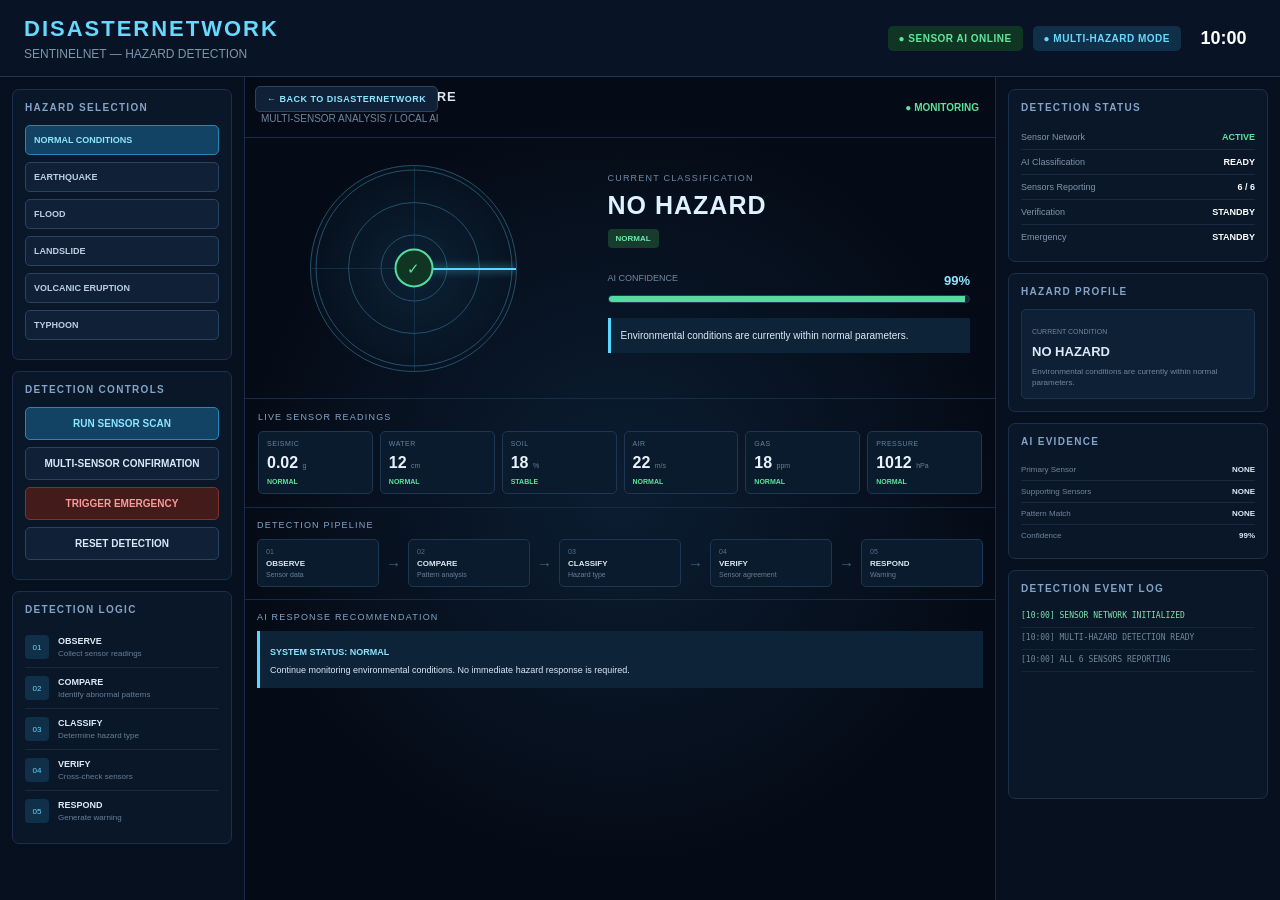
<file: features/hazard-detection.html>
<!DOCTYPE html>
<html lang="en">
<head>
    <meta charset="UTF-8">
    <meta name="viewport" content="width=device-width, initial-scale=1.0">

    <title>DisasterNetwork — Hazard Detection</title>

    <link rel="stylesheet" href="../css/hazard-detection.css">
</head>

<body>

<header class="topbar">

    <div>
        <h1>DISASTERNETWORK</h1>
        <p>SENTINELNET — HAZARD DETECTION</p>
    </div>

    <div class="system-status">

        <div class="status-pill online">
            ● SENSOR AI ONLINE
        </div>

        <div class="status-pill mesh">
            ● MULTI-HAZARD MODE
        </div>

        <div class="time-display" id="simTime">
            10:00
        </div>

    </div>

</header>


<nav class="feature-nav">

    <a href="../index.html">
        ← BACK TO DISASTERNETWORK
    </a>

</nav>


<main class="layout">


    <!-- LEFT SIDEBAR -->

    <aside class="sidebar left-sidebar">

        <section class="panel">

            <h2>HAZARD SELECTION</h2>

            <button class="hazard-btn active" data-hazard="normal">
                NORMAL CONDITIONS
            </button>

            <button class="hazard-btn" data-hazard="earthquake">
                EARTHQUAKE
            </button>

            <button class="hazard-btn" data-hazard="flood">
                FLOOD
            </button>

            <button class="hazard-btn" data-hazard="landslide">
                LANDSLIDE
            </button>

            <button class="hazard-btn" data-hazard="volcanic">
                VOLCANIC ERUPTION
            </button>

            <button class="hazard-btn" data-hazard="typhoon">
                TYPHOON
            </button>

        </section>


        <section class="panel">

            <h2>DETECTION CONTROLS</h2>

            <button
                class="control-btn primary"
                id="scanBtn"
            >
                RUN SENSOR SCAN
            </button>

            <button
                class="control-btn"
                id="confirmBtn"
            >
                MULTI-SENSOR CONFIRMATION
            </button>

            <button
                class="control-btn emergency"
                id="emergencyBtn"
            >
                TRIGGER EMERGENCY
            </button>

            <button
                class="control-btn"
                id="resetBtn"
            >
                RESET DETECTION
            </button>

        </section>


        <section class="panel">

            <h2>DETECTION LOGIC</h2>

            <div class="logic-step">

                <span>01</span>

                <div>
                    <strong>OBSERVE</strong>
                    <small>Collect sensor readings</small>
                </div>

            </div>

            <div class="logic-step">

                <span>02</span>

                <div>
                    <strong>COMPARE</strong>
                    <small>Identify abnormal patterns</small>
                </div>

            </div>

            <div class="logic-step">

                <span>03</span>

                <div>
                    <strong>CLASSIFY</strong>
                    <small>Determine hazard type</small>
                </div>

            </div>

            <div class="logic-step">

                <span>04</span>

                <div>
                    <strong>VERIFY</strong>
                    <small>Cross-check sensors</small>
                </div>

            </div>

            <div class="logic-step">

                <span>05</span>

                <div>
                    <strong>RESPOND</strong>
                    <small>Generate warning</small>
                </div>

            </div>

        </section>

    </aside>


    <!-- CENTER -->

    <section class="detection-section">


        <div class="detection-header">

            <div>

                <h2>HAZARD DETECTION CORE</h2>

                <span>
                    MULTI-SENSOR ANALYSIS / LOCAL AI
                </span>

            </div>

            <div
                class="detection-state"
                id="detectionState"
            >
                ● MONITORING
            </div>

        </div>


        <!-- MAIN DETECTION DISPLAY -->

        <div class="detection-display">


            <div class="hazard-visual">

                <div class="radar-grid">

                    <div class="radar-circle circle-one"></div>
                    <div class="radar-circle circle-two"></div>
                    <div class="radar-circle circle-three"></div>

                    <div class="radar-cross horizontal"></div>
                    <div class="radar-cross vertical"></div>

                    <div
                        class="radar-sweep"
                        id="radarSweep"
                    ></div>

                    <div
                        class="radar-center"
                        id="radarCenter"
                    >
                        ✓
                    </div>

                </div>

            </div>


            <div class="classification-panel">

                <div class="classification-label">
                    CURRENT CLASSIFICATION
                </div>

                <div
                    class="hazard-name"
                    id="hazardName"
                >
                    NO HAZARD
                </div>

                <div
                    class="severity normal"
                    id="severity"
                >
                    NORMAL
                </div>


                <div class="confidence-section">

                    <div class="confidence-header">

                        <span>AI CONFIDENCE</span>

                        <strong id="confidence">
                            99%
                        </strong>

                    </div>

                    <div class="confidence-bar">

                        <div
                            id="confidenceBar"
                            style="width: 99%"
                        ></div>

                    </div>

                </div>


                <div class="classification-message" id="classificationMessage">

                    Environmental conditions are
                    currently within normal parameters.

                </div>

            </div>

        </div>


        <!-- SENSOR READINGS -->

        <div class="sensor-section">

            <div class="section-title">
                LIVE SENSOR READINGS
            </div>

            <div class="sensor-grid">


                <div class="sensor-card">

                    <div class="sensor-icon">
                        SEISMIC
                    </div>

                    <div class="sensor-value">

                        <strong id="seismicValue">
                            0.02
                        </strong>

                        <span>
                            g
                        </span>

                    </div>

                    <div
                        class="sensor-status good"
                        id="seismicStatus"
                    >
                        NORMAL
                    </div>

                </div>


                <div class="sensor-card">

                    <div class="sensor-icon">
                        WATER
                    </div>

                    <div class="sensor-value">

                        <strong id="waterValue">
                            12
                        </strong>

                        <span>
                            cm
                        </span>

                    </div>

                    <div
                        class="sensor-status good"
                        id="waterStatus"
                    >
                        NORMAL
                    </div>

                </div>


                <div class="sensor-card">

                    <div class="sensor-icon">
                        SOIL
                    </div>

                    <div class="sensor-value">

                        <strong id="soilValue">
                            18
                        </strong>

                        <span>
                            %
                        </span>

                    </div>

                    <div
                        class="sensor-status good"
                        id="soilStatus"
                    >
                        STABLE
                    </div>

                </div>


                <div class="sensor-card">

                    <div class="sensor-icon">
                        AIR
                    </div>

                    <div class="sensor-value">

                        <strong id="airValue">
                            22
                        </strong>

                        <span>
                            m/s
                        </span>

                    </div>

                    <div
                        class="sensor-status good"
                        id="airStatus"
                    >
                        NORMAL
                    </div>

                </div>


                <div class="sensor-card">

                    <div class="sensor-icon">
                        GAS
                    </div>

                    <div class="sensor-value">

                        <strong id="gasValue">
                            18
                        </strong>

                        <span>
                            ppm
                        </span>

                    </div>

                    <div
                        class="sensor-status good"
                        id="gasStatus"
                    >
                        NORMAL
                    </div>

                </div>


                <div class="sensor-card">

                    <div class="sensor-icon">
                        PRESSURE
                    </div>

                    <div class="sensor-value">

                        <strong id="pressureValue">
                            1012
                        </strong>

                        <span>
                            hPa
                        </span>

                    </div>

                    <div
                        class="sensor-status good"
                        id="pressureStatus"
                    >
                        NORMAL
                    </div>

                </div>

            </div>

        </div>


        <!-- DETECTION PIPELINE -->

        <div class="pipeline-section">

            <div class="section-title">
                DETECTION PIPELINE
            </div>

            <div class="pipeline">

                <div
                    class="pipeline-node"
                    id="pipelineObserve"
                >
                    <div class="pipeline-number">
                        01
                    </div>

                    <strong>OBSERVE</strong>

                    <span>
                        Sensor data
                    </span>
                </div>


                <div class="pipeline-arrow">
                    →
                </div>


                <div
                    class="pipeline-node"
                    id="pipelineCompare"
                >
                    <div class="pipeline-number">
                        02
                    </div>

                    <strong>COMPARE</strong>

                    <span>
                        Pattern analysis
                    </span>
                </div>


                <div class="pipeline-arrow">
                    →
                </div>


                <div
                    class="pipeline-node"
                    id="pipelineClassify"
                >
                    <div class="pipeline-number">
                        03
                    </div>

                    <strong>CLASSIFY</strong>

                    <span>
                        Hazard type
                    </span>
                </div>


                <div class="pipeline-arrow">
                    →
                </div>


                <div
                    class="pipeline-node"
                    id="pipelineVerify"
                >
                    <div class="pipeline-number">
                        04
                    </div>

                    <strong>VERIFY</strong>

                    <span>
                        Sensor agreement
                    </span>
                </div>


                <div class="pipeline-arrow">
                    →
                </div>


                <div
                    class="pipeline-node"
                    id="pipelineRespond"
                >
                    <div class="pipeline-number">
                        05
                    </div>

                    <strong>RESPOND</strong>

                    <span>
                        Warning
                    </span>
                </div>

            </div>

        </div>


        <!-- RESPONSE -->

        <div class="response-panel">

            <div class="section-title">
                AI RESPONSE RECOMMENDATION
            </div>

            <div
                class="response-box"
                id="responseBox"
            >

                <strong>
                    SYSTEM STATUS: NORMAL
                </strong>

                <p>
                    Continue monitoring environmental
                    conditions. No immediate hazard
                    response is required.
                </p>

            </div>

        </div>


    </section>


    <!-- RIGHT SIDEBAR -->

    <aside class="sidebar right-sidebar">


        <section class="panel">

            <h2>DETECTION STATUS</h2>

            <div class="stat-row">

                <span>
                    Sensor Network
                </span>

                <strong class="good">
                    ACTIVE
                </strong>

            </div>

            <div class="stat-row">

                <span>
                    AI Classification
                </span>

                <strong id="classificationStatus">
                    READY
                </strong>

            </div>

            <div class="stat-row">

                <span>
                    Sensors Reporting
                </span>

                <strong id="sensorCount">
                    6 / 6
                </strong>

            </div>

            <div class="stat-row">

                <span>
                    Verification
                </span>

                <strong id="verificationStatus">
                    STANDBY
                </strong>

            </div>

            <div class="stat-row">

                <span>
                    Emergency
                </span>

                <strong id="emergencyStatus">
                    STANDBY
                </strong>

            </div>

        </section>


        <section class="panel">

            <h2>HAZARD PROFILE</h2>

            <div
                class="hazard-profile"
                id="hazardProfile"
            >

                <span>
                    CURRENT CONDITION
                </span>

                <strong>
                    NORMAL
                </strong>

                <p>
                    No abnormal environmental
                    pattern detected.
                </p>

            </div>

        </section>


        <section class="panel">

            <h2>AI EVIDENCE</h2>

            <div class="evidence-row">

                <span>
                    Primary Sensor
                </span>

                <strong id="primaryEvidence">
                    NONE
                </strong>

            </div>

            <div class="evidence-row">

                <span>
                    Supporting Sensors
                </span>

                <strong id="supportingEvidence">
                    NONE
                </strong>

            </div>

            <div class="evidence-row">

                <span>
                    Pattern Match
                </span>

                <strong id="patternEvidence">
                    NONE
                </strong>

            </div>

            <div class="evidence-row">

                <span>
                    Confidence
                </span>

                <strong id="evidenceConfidence">
                    99%
                </strong>

            </div>

        </section>


        <section class="panel event-panel">

            <h2>DETECTION EVENT LOG</h2>

            <div
                class="event-log"
                id="eventLog"
            >

                <div class="event good">
                    [10:00] SENSOR NETWORK INITIALIZED
                </div>

                <div class="event">
                    [10:00] MULTI-HAZARD DETECTION READY
                </div>

                <div class="event">
                    [10:00] ALL 6 SENSORS REPORTING
                </div>

            </div>

        </section>

    </aside>

</main>


<script src="../js/hazard-detection.js"></script>

</body>
</html>
</file>
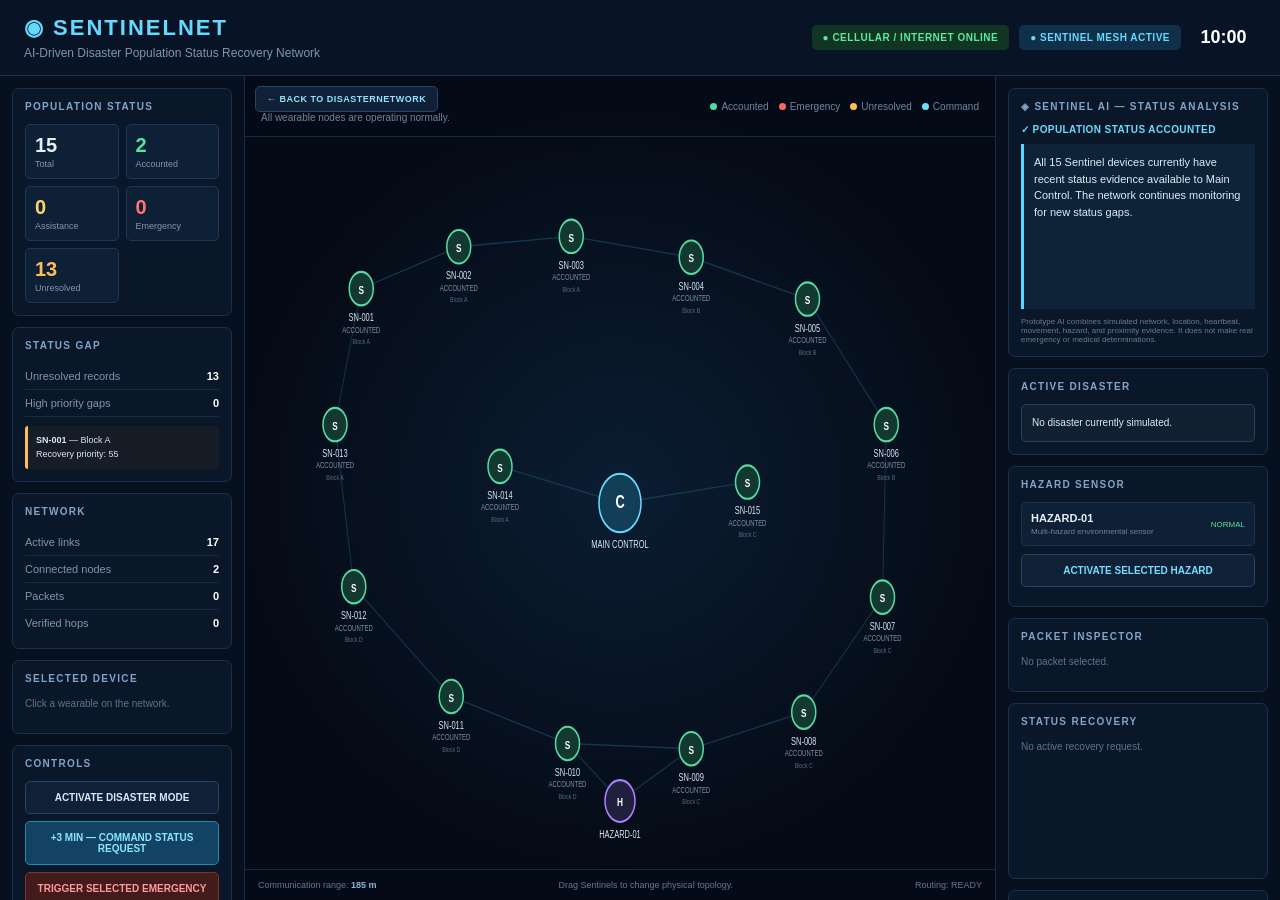
<file: features/mesh-network.html>
<!DOCTYPE html>
<html lang="en">
<head>
    <meta charset="UTF-8">
    <meta name="viewport" content="width=device-width, initial-scale=1.0">

    <title>DisasterNetwork — Mesh Emergency Communication</title>

    <link rel="stylesheet" href="../css/mesh-network.css">

    <style>
        /* =====================================================
           FEATURE NAVIGATION
           This is the ONLY new visual styling.
           The original dashboard CSS remains untouched.
           ===================================================== */

        .feature-nav {
            position: fixed;
            top: 86px;
            left: 255px;
            z-index: 20;
        }

        .feature-nav a {
            display: inline-block;
            padding: 7px 11px;
            border: 1px solid #294362;
            border-radius: 5px;
            background: #102137;
            color: #8ee5ff;
            text-decoration: none;
            font-size: 9px;
            font-weight: bold;
            letter-spacing: .5px;
        }

        .feature-nav a:hover {
            background: #18314d;
            border-color: #4b789f;
        }

        @media (max-width: 850px) {
            .feature-nav {
                position: static;
                padding: 8px 10px;
                background: #07101e;
                border-bottom: 1px solid #1b2b45;
            }
        }
    </style>
</head>

<body>

<header class="topbar">

    <div>
        <h1>◉ SENTINELNET</h1>

        <p>
            AI-Driven Disaster Population Status Recovery Network
        </p>
    </div>

    <div class="system-status">

        <div id="internetStatus" class="status-pill online">
            ● CELLULAR / INTERNET ONLINE
        </div>

        <div id="meshStatus" class="status-pill mesh">
            ● SENTINEL MESH ACTIVE
        </div>

        <div id="simTime" class="time-display">
            10:00
        </div>

    </div>

</header>


<!-- =========================================================
     FEATURE NAVIGATION
     ========================================================= -->

<nav class="feature-nav">
    <a href="../index.html">
        ← BACK TO DISASTERNETWORK
    </a>
</nav>


<main class="layout">


    <!-- =====================================================
         LEFT SIDEBAR
         ===================================================== -->

    <aside class="sidebar left-sidebar">


        <!-- POPULATION STATUS -->

        <section class="panel">

            <h2>POPULATION STATUS</h2>

            <div class="population-grid">

                <div>
                    <strong id="totalPeople">15</strong>
                    <span>Total</span>
                </div>

                <div class="good">
                    <strong id="accountedPeople">0</strong>
                    <span>Accounted</span>
                </div>

                <div class="warning">
                    <strong id="assistancePeople">0</strong>
                    <span>Assistance</span>
                </div>

                <div class="danger">
                    <strong id="emergencyPeople">0</strong>
                    <span>Emergency</span>
                </div>

                <div class="unresolved">
                    <strong id="unresolvedPeople">0</strong>
                    <span>Unresolved</span>
                </div>

            </div>

        </section>


        <!-- STATUS GAP -->

        <section class="panel">

            <h2>STATUS GAP</h2>

            <div class="stat-row">
                <span>Unresolved records</span>
                <strong id="statusGapCount">0</strong>
            </div>

            <div class="stat-row">
                <span>High priority gaps</span>
                <strong id="priorityGapCount">0</strong>
            </div>

            <div id="gapPriority" class="gap-priority">
                No unresolved status gaps.
            </div>

        </section>


        <!-- NETWORK -->

        <section class="panel">

            <h2>NETWORK</h2>

            <div class="stat-row">
                <span>Active links</span>
                <strong id="linkCount">0</strong>
            </div>

            <div class="stat-row">
                <span>Connected nodes</span>
                <strong id="connectedCount">0</strong>
            </div>

            <div class="stat-row">
                <span>Packets</span>
                <strong id="packetCount">0</strong>
            </div>

            <div class="stat-row">
                <span>Verified hops</span>
                <strong id="verifiedCount">0</strong>
            </div>

        </section>


        <!-- SELECTED DEVICE -->

        <section class="panel">

            <h2>SELECTED DEVICE</h2>

            <div id="selectedDevice">

                <p class="muted">
                    Click a wearable on the network.
                </p>

            </div>

        </section>


        <!-- CONTROLS -->

        <section class="panel">

            <h2>CONTROLS</h2>

            <button
                id="disasterBtn"
                class="control-btn">

                ACTIVATE DISASTER MODE

            </button>


            <button
                id="threeMinBtn"
                class="control-btn primary">

                +3 MIN — COMMAND STATUS REQUEST

            </button>


            <button
                id="emergencyBtn"
                class="control-btn emergency">

                TRIGGER SELECTED EMERGENCY

            </button>


            <button
                id="blockEmergencyBtn"
                class="control-btn emergency">

                SIMULATE BLOCK EMERGENCY

            </button>


            <button
                id="searchBtn"
                class="control-btn search">

                RECOVER SELECTED STATUS

            </button>


            <button
                id="aliveBtn"
                class="control-btn">

                SEND ALIVE BEACON

            </button>


            <button
                id="breakBtn"
                class="control-btn warning-btn">

                BREAK SELECTED COMMAND CONNECTION

            </button>


            <button
                id="restoreBtn"
                class="control-btn">

                RESTORE ALL CONNECTIONS

            </button>

        </section>


        <!-- DISASTER SIMULATION -->

        <section class="panel">

            <h2>DISASTER SIMULATION</h2>

            <label class="field-label">
                Disaster type
            </label>

            <select
                id="disasterType"
                class="control-select">

                <option value="EARTHQUAKE">
                    Earthquake
                </option>

                <option value="FLOOD">
                    Flood
                </option>

                <option value="LANDSLIDE">
                    Landslide
                </option>

                <option value="VOLCANIC ERUPTION">
                    Volcanic Eruption
                </option>

                <option value="TYPHOON">
                    Typhoon / Severe Storm
                </option>

            </select>


            <label class="field-label">
                Affected block
            </label>

            <select
                id="disasterBlock"
                class="control-select">

                <option value="Block A">
                    Block A
                </option>

                <option value="Block B">
                    Block B
                </option>

                <option value="Block C">
                    Block C
                </option>

                <option value="Block D">
                    Block D
                </option>

            </select>

        </section>

    </aside>


    <!-- =====================================================
         MAIN NETWORK
         ===================================================== -->

    <section class="network-section">


        <div class="network-header">

            <div>

                <h2>LIVE SENTINEL MESH</h2>

                <span id="networkMessage">
                    All wearable nodes are operating normally.
                </span>

            </div>


            <div class="legend">

                <span>
                    <i class="legend-dot active"></i>
                    Accounted
                </span>

                <span>
                    <i class="legend-dot emergency"></i>
                    Emergency
                </span>

                <span>
                    <i class="legend-dot missing"></i>
                    Unresolved
                </span>

                <span>
                    <i class="legend-dot command"></i>
                    Command
                </span>

            </div>

        </div>


        <!-- SVG NETWORK -->

        <div
            id="networkCanvas"
            class="network-canvas">

            <svg
                id="networkSvg"
                viewBox="0 0 1000 700"
                preserveAspectRatio="none">

                <g id="linksLayer"></g>

                <g id="packetsLayer"></g>

                <g id="nodesLayer"></g>

            </svg>

        </div>


        <!-- NETWORK FOOTER -->

        <div class="network-footer">

            <span>
                Communication range:
                <strong id="rangeDisplay">
                    185 m
                </strong>
            </span>

            <span>
                Drag Sentinels to change physical topology.
            </span>

            <span id="routingDisplay">
                Routing: READY
            </span>

        </div>

    </section>


    <!-- =====================================================
         RIGHT SIDEBAR
         ===================================================== -->

    <aside class="sidebar right-sidebar">


        <!-- SENTINEL AI -->

        <section class="panel ai-panel">

            <h2>
                ◈ SENTINEL AI — STATUS ANALYSIS
            </h2>

            <div
                id="aiStatus"
                class="ai-status">

                Monitoring population status...

            </div>


            <div
                id="aiMessage"
                class="ai-message">

                Waiting for operational data.

            </div>


            <div class="ai-note">

                Prototype AI combines simulated network,
                location, heartbeat, movement, hazard,
                and proximity evidence. It does not make
                real emergency or medical determinations.

            </div>

        </section>


        <!-- ACTIVE DISASTER -->

        <section class="panel">

            <h2>ACTIVE DISASTER</h2>

            <div
                id="disasterInfo"
                class="disaster-info">

                No disaster currently simulated.

            </div>

        </section>


        <!-- HAZARD SENSOR -->

        <section class="panel">

            <h2>HAZARD SENSOR</h2>

            <div class="sensor-card">

                <div>

                    <strong id="sensorName">
                        HAZARD-01
                    </strong>

                    <span id="sensorDescription">
                        Multi-hazard environmental sensor
                    </span>

                </div>


                <div
                    id="hazardStatus"
                    class="sensor-status">

                    NORMAL

                </div>

            </div>


            <button
                id="hazardBtn"
                class="control-btn hazard-btn">

                ACTIVATE SELECTED HAZARD

            </button>

        </section>


        <!-- PACKET INSPECTOR -->

        <section class="panel">

            <h2>PACKET INSPECTOR</h2>

            <div id="packetInspector">

                <p class="muted">
                    No packet selected.
                </p>

            </div>

        </section>


        <!-- STATUS RECOVERY -->

        <section class="panel search-panel">

            <h2>STATUS RECOVERY</h2>

            <div id="searchInfo">

                <p class="muted">
                    No active recovery request.
                </p>

            </div>

        </section>


        <!-- NETWORK EVENTS -->

        <section class="panel event-panel">

            <h2>NETWORK EVENTS</h2>

            <div
                id="eventLog"
                class="event-log">
            </div>

        </section>


    </aside>

</main>


<!-- =========================================================
     ORIGINAL JAVASCRIPT
     ========================================================= -->

<script src="../js/mesh-network.js"></script>

</body>
</html>
</file>
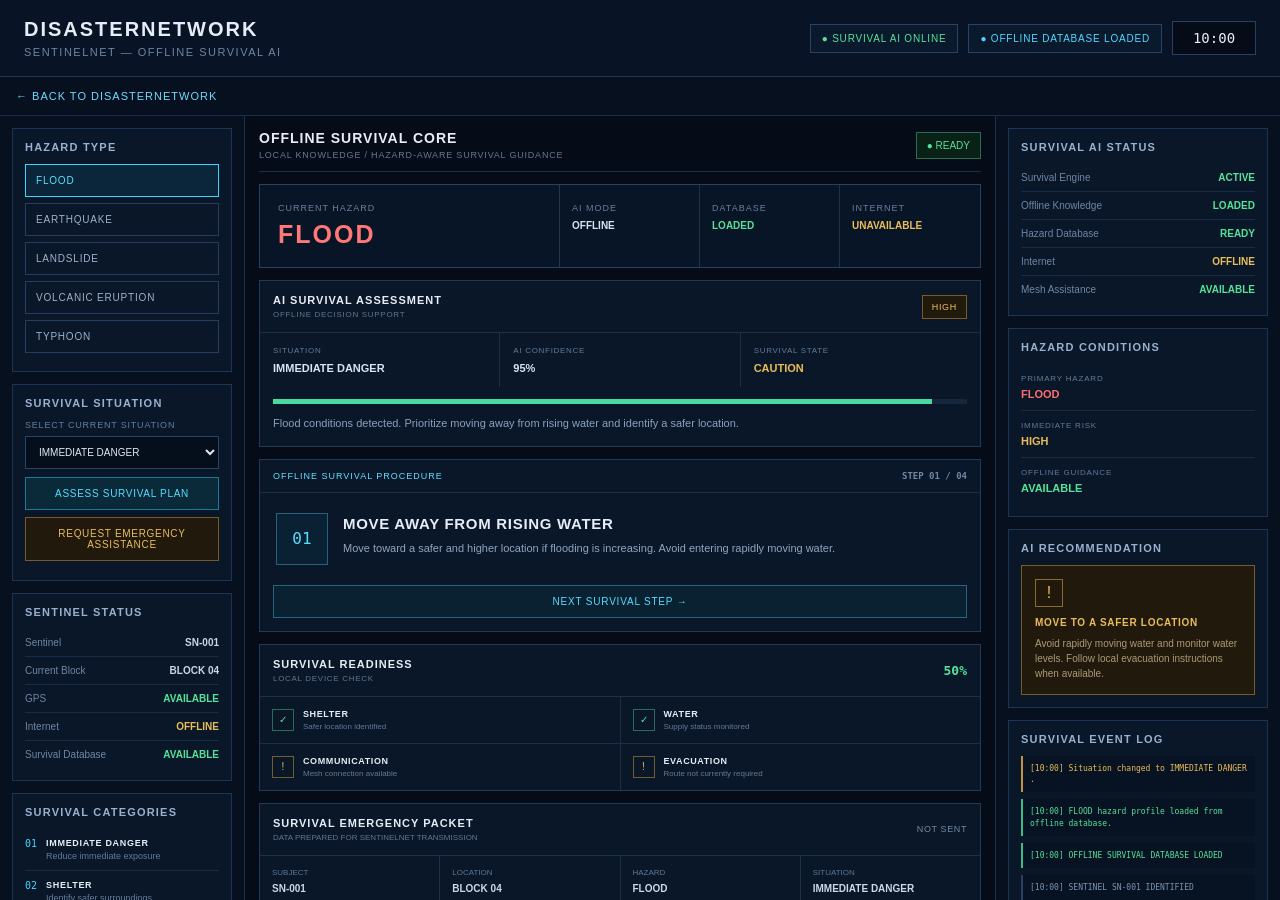
<file: features/offline-survival.html>
<!DOCTYPE html>
<html lang="en">
<head>
    <meta charset="UTF-8">
    <meta name="viewport" content="width=device-width, initial-scale=1.0">

    <title>DisasterNetwork — SentinelNet Offline Survival</title>

    <link rel="stylesheet" href="../css/offline-survival.css">
</head>

<body>

<header class="topbar">

    <div>
        <h1>DISASTERNETWORK</h1>
        <p>SENTINELNET — OFFLINE SURVIVAL AI</p>
    </div>

    <div class="system-status">

        <div class="status-pill online">
            ● SURVIVAL AI ONLINE
        </div>

        <div class="status-pill mesh">
            ● OFFLINE DATABASE LOADED
        </div>

        <div class="time-display" id="simTime">
            10:00
        </div>

    </div>

</header>


<nav class="feature-nav">

    <a href="../index.html">
        ← BACK TO DISASTERNETWORK
    </a>

</nav>


<main class="layout">


    <!-- LEFT SIDEBAR -->

    <aside class="sidebar left-sidebar">


        <section class="panel">

            <h2>HAZARD TYPE</h2>

            <button
                class="hazard-btn active"
                data-hazard="flood"
            >
                FLOOD
            </button>

            <button
                class="hazard-btn"
                data-hazard="earthquake"
            >
                EARTHQUAKE
            </button>

            <button
                class="hazard-btn"
                data-hazard="landslide"
            >
                LANDSLIDE
            </button>

            <button
                class="hazard-btn"
                data-hazard="volcanic"
            >
                VOLCANIC ERUPTION
            </button>

            <button
                class="hazard-btn"
                data-hazard="typhoon"
            >
                TYPHOON
            </button>

        </section>


        <section class="panel">

            <h2>SURVIVAL SITUATION</h2>

            <label class="field-label">
                SELECT CURRENT SITUATION
            </label>

            <select
                class="control-select"
                id="situationSelect"
            >

                <option value="immediate">
                    IMMEDIATE DANGER
                </option>

                <option value="shelter">
                    FIND / SECURE SHELTER
                </option>

                <option value="evacuation">
                    EVACUATION
                </option>

                <option value="water">
                    WATER / FOOD
                </option>

                <option value="communication">
                    COMMUNICATION
                </option>

                <option value="monitoring">
                    MONITORING / WAITING
                </option>

            </select>

            <button
                class="control-btn primary"
                id="assessBtn"
            >
                ASSESS SURVIVAL PLAN
            </button>

            <button
                class="control-btn warning-btn"
                id="emergencyBtn"
            >
                REQUEST EMERGENCY ASSISTANCE
            </button>

        </section>


        <section class="panel">

            <h2>SENTINEL STATUS</h2>

            <div class="stat-row">

                <span>Sentinel</span>

                <strong>
                    SN-001
                </strong>

            </div>

            <div class="stat-row">

                <span>Current Block</span>

                <strong id="currentBlock">
                    BLOCK 04
                </strong>

            </div>

            <div class="stat-row">

                <span>GPS</span>

                <strong class="good">
                    AVAILABLE
                </strong>

            </div>

            <div class="stat-row">

                <span>Internet</span>

                <strong class="warning">
                    OFFLINE
                </strong>

            </div>

            <div class="stat-row">

                <span>Survival Database</span>

                <strong class="good">
                    AVAILABLE
                </strong>

            </div>

        </section>


        <section class="panel">

            <h2>SURVIVAL CATEGORIES</h2>

            <div class="category-item">

                <span class="category-number">
                    01
                </span>

                <div>
                    <strong>
                        IMMEDIATE DANGER
                    </strong>

                    <small>
                        Reduce immediate exposure
                    </small>
                </div>

            </div>


            <div class="category-item">

                <span class="category-number">
                    02
                </span>

                <div>
                    <strong>
                        SHELTER
                    </strong>

                    <small>
                        Identify safer surroundings
                    </small>
                </div>

            </div>


            <div class="category-item">

                <span class="category-number">
                    03
                </span>

                <div>
                    <strong>
                        RESOURCES
                    </strong>

                    <small>
                        Manage water and food
                    </small>
                </div>

            </div>


            <div class="category-item">

                <span class="category-number">
                    04
                </span>

                <div>
                    <strong>
                        COMMUNICATION
                    </strong>

                    <small>
                        Maintain contact through mesh
                    </small>
                </div>

            </div>


            <div class="category-item">

                <span class="category-number">
                    05
                </span>

                <div>
                    <strong>
                        EVACUATION
                    </strong>

                    <small>
                        Move toward safer areas
                    </small>
                </div>

            </div>

        </section>

    </aside>


    <!-- CENTER -->

    <section class="survival-section">


        <div class="survival-header">

            <div>

                <h2>OFFLINE SURVIVAL CORE</h2>

                <span>
                    LOCAL KNOWLEDGE / HAZARD-AWARE SURVIVAL GUIDANCE
                </span>

            </div>

            <div
                class="survival-status"
                id="survivalStatus"
            >
                ● READY
            </div>

        </div>


        <!-- HAZARD DISPLAY -->

        <div class="hazard-display">

            <div class="hazard-display-main">

                <span>
                    CURRENT HAZARD
                </span>

                <strong id="hazardName">
                    FLOOD
                </strong>

            </div>

            <div class="hazard-display-info">

                <div>

                    <span>
                        AI MODE
                    </span>

                    <strong>
                        OFFLINE
                    </strong>

                </div>

                <div>

                    <span>
                        DATABASE
                    </span>

                    <strong class="good">
                        LOADED
                    </strong>

                </div>

                <div>

                    <span>
                        INTERNET
                    </span>

                    <strong class="warning">
                        UNAVAILABLE
                    </strong>

                </div>

            </div>

        </div>


        <!-- SURVIVAL ASSESSMENT -->

        <div class="assessment-panel">

            <div class="panel-heading">

                <div>

                    <h2>AI SURVIVAL ASSESSMENT</h2>

                    <span>
                        OFFLINE DECISION SUPPORT
                    </span>

                </div>

                <div
                    class="priority-badge"
                    id="priorityBadge"
                >
                    HIGH
                </div>

            </div>


            <div class="assessment-grid">

                <div class="assessment-card">

                    <span>
                        SITUATION
                    </span>

                    <strong id="assessmentSituation">
                        IMMEDIATE DANGER
                    </strong>

                </div>


                <div class="assessment-card">

                    <span>
                        AI CONFIDENCE
                    </span>

                    <strong id="aiConfidence">
                        95%
                    </strong>

                </div>


                <div class="assessment-card">

                    <span>
                        SURVIVAL STATE
                    </span>

                    <strong
                        id="survivalState"
                        class="warning"
                    >
                        CAUTION
                    </strong>

                </div>

            </div>


            <div class="confidence-bar">

                <div
                    id="confidenceFill"
                    class="confidence-fill"
                ></div>

            </div>


            <p
                class="assessment-description"
                id="assessmentDescription"
            >
                Flood conditions detected. Prioritize moving away from
                rising water and identify a safer location.
            </p>

        </div>


        <!-- CURRENT SURVIVAL PROCEDURE -->

        <div class="procedure-panel">

            <div class="procedure-header">

                <span>
                    OFFLINE SURVIVAL PROCEDURE
                </span>

                <strong id="stepCounter">
                    STEP 01 / 04
                </strong>

            </div>


            <div class="procedure-content">

                <div
                    class="procedure-number"
                    id="procedureNumber"
                >
                    01
                </div>

                <div>

                    <h2 id="procedureTitle">
                        MOVE AWAY FROM RISING WATER
                    </h2>

                    <p id="procedureText">
                        Move toward a safer and higher location if
                        flooding is increasing. Avoid entering
                        rapidly moving water.
                    </p>

                </div>

            </div>


            <button
                class="next-step-btn"
                id="nextStepBtn"
            >
                NEXT SURVIVAL STEP →
            </button>

        </div>


        <!-- SURVIVAL CHECKLIST -->

        <div class="checklist-panel">

            <div class="panel-heading">

                <div>

                    <h2>SURVIVAL READINESS</h2>

                    <span>
                        LOCAL DEVICE CHECK
                    </span>

                </div>

                <strong id="readinessPercent">
                    60%
                </strong>

            </div>


            <div class="readiness-grid">

                <div
                    class="readiness-item ready"
                    id="shelterCheck"
                >

                    <span>✓</span>

                    <div>
                        <strong>SHELTER</strong>
                        <small>Safer location identified</small>
                    </div>

                </div>


                <div
                    class="readiness-item ready"
                    id="waterCheck"
                >

                    <span>✓</span>

                    <div>
                        <strong>WATER</strong>
                        <small>Supply status monitored</small>
                    </div>

                </div>


                <div
                    class="readiness-item"
                    id="communicationCheck"
                >

                    <span>!</span>

                    <div>
                        <strong>COMMUNICATION</strong>
                        <small>Mesh connection available</small>
                    </div>

                </div>


                <div
                    class="readiness-item"
                    id="evacuationCheck"
                >

                    <span>!</span>

                    <div>
                        <strong>EVACUATION</strong>
                        <small>Route not currently required</small>
                    </div>

                </div>

            </div>

        </div>


        <!-- EMERGENCY PACKET -->

        <div class="packet-panel">

            <div class="packet-header">

                <div>

                    <h2>SURVIVAL EMERGENCY PACKET</h2>

                    <span>
                        DATA PREPARED FOR SENTINELNET TRANSMISSION
                    </span>

                </div>

                <div
                    class="packet-status"
                    id="packetStatus"
                >
                    NOT SENT
                </div>

            </div>


            <div class="packet-grid">

                <div>
                    <span>SUBJECT</span>
                    <strong>SN-001</strong>
                </div>

                <div>
                    <span>LOCATION</span>
                    <strong>BLOCK 04</strong>
                </div>

                <div>
                    <span>HAZARD</span>
                    <strong id="packetHazard">
                        FLOOD
                    </strong>
                </div>

                <div>
                    <span>SITUATION</span>
                    <strong id="packetSituation">
                        IMMEDIATE DANGER
                    </strong>
                </div>

            </div>


            <button
                class="packet-btn"
                id="sendPacketBtn"
            >
                SEND SURVIVAL PACKET THROUGH SENTINELNET
            </button>

        </div>

    </section>


    <!-- RIGHT SIDEBAR -->

    <aside class="sidebar right-sidebar">


        <section class="panel">

            <h2>SURVIVAL AI STATUS</h2>

            <div class="stat-row">

                <span>
                    Survival Engine
                </span>

                <strong class="good">
                    ACTIVE
                </strong>

            </div>

            <div class="stat-row">

                <span>
                    Offline Knowledge
                </span>

                <strong class="good">
                    LOADED
                </strong>

            </div>

            <div class="stat-row">

                <span>
                    Hazard Database
                </span>

                <strong class="good">
                    READY
                </strong>

            </div>

            <div class="stat-row">

                <span>
                    Internet
                </span>

                <strong class="warning">
                    OFFLINE
                </strong>

            </div>

            <div class="stat-row">

                <span>
                    Mesh Assistance
                </span>

                <strong
                    id="meshStatus"
                    class="good"
                >
                    AVAILABLE
                </strong>

            </div>

        </section>


        <section class="panel">

            <h2>HAZARD CONDITIONS</h2>

            <div class="condition-card">

                <span>
                    PRIMARY HAZARD
                </span>

                <strong
                    id="primaryHazard"
                    class="danger"
                >
                    FLOOD
                </strong>

            </div>


            <div class="condition-card">

                <span>
                    IMMEDIATE RISK
                </span>

                <strong
                    id="immediateRisk"
                    class="warning"
                >
                    HIGH
                </strong>

            </div>


            <div class="condition-card">

                <span>
                    OFFLINE GUIDANCE
                </span>

                <strong class="good">
                    AVAILABLE
                </strong>

            </div>

        </section>


        <section class="panel">

            <h2>AI RECOMMENDATION</h2>

            <div class="recommendation-box">

                <div class="recommendation-icon">
                    !
                </div>

                <strong id="recommendationTitle">
                    PRIORITIZE SAFETY
                </strong>

                <p id="recommendationText">
                    Follow the current offline survival procedure
                    and remain aware of changing conditions.
                </p>

            </div>

        </section>


        <section class="panel event-panel">

            <h2>SURVIVAL EVENT LOG</h2>

            <div
                class="event-log"
                id="eventLog"
            >

                <div class="event good">
                    [10:00] OFFLINE SURVIVAL DATABASE LOADED
                </div>

                <div class="event">
                    [10:00] SENTINEL SN-001 IDENTIFIED
                </div>

                <div class="event">
                    [10:00] HAZARD PROFILE READY
                </div>

            </div>

        </section>


        <button
            class="cycle-btn"
            id="threeMinBtn"
        >
            +3 MIN — SURVIVAL CHECK
        </button>

    </aside>

</main>


<script src="../js/offline-survival.js"></script>

</body>
</html>
</file>
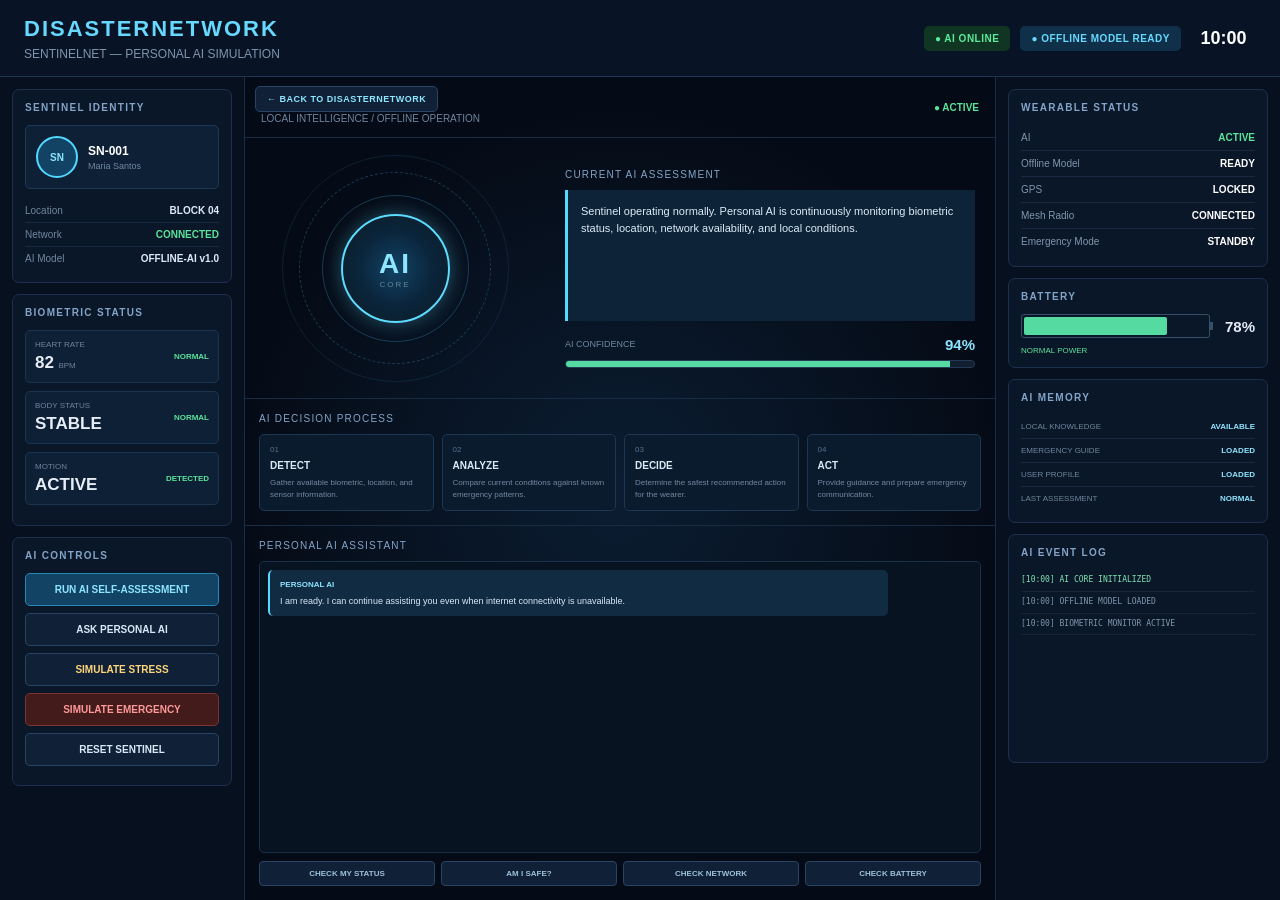
<file: features/personal-ai.html>
<!DOCTYPE html>
<html lang="en">
<head>
    <meta charset="UTF-8">
    <meta name="viewport" content="width=device-width, initial-scale=1.0">

    <title>DisasterNetwork — SentinelNet Personal AI</title>

    <link rel="stylesheet" href="../css/personal-ai.css">
</head>

<body>

<header class="topbar">
    <div>
        <h1>DISASTERNETWORK</h1>
        <p>SENTINELNET — PERSONAL AI SIMULATION</p>
    </div>

    <div class="system-status">
        <div class="status-pill online">
            ● AI ONLINE
        </div>

        <div class="status-pill mesh">
            ● OFFLINE MODEL READY
        </div>

        <div class="time-display" id="simTime">
            10:00
        </div>
    </div>
</header>

<nav class="feature-nav">
    <a href="../index.html">
        ← BACK TO DISASTERNETWORK
    </a>
</nav>

<main class="layout">

    <!-- LEFT SIDEBAR -->
    <aside class="sidebar left-sidebar">

        <section class="panel">
            <h2>SENTINEL IDENTITY</h2>

            <div class="identity-card">
                <div class="avatar">SN</div>

                <div>
                    <strong id="sentinelName">SN-001</strong>
                    <span>Maria Santos</span>
                </div>
            </div>

            <div class="info-row">
                <span>Location</span>
                <strong id="locationValue">BLOCK 04</strong>
            </div>

            <div class="info-row">
                <span>Network</span>
                <strong class="good-text" id="networkValue">
                    CONNECTED
                </strong>
            </div>

            <div class="info-row">
                <span>AI Model</span>
                <strong>OFFLINE-AI v1.0</strong>
            </div>
        </section>


        <section class="panel">
            <h2>BIOMETRIC STATUS</h2>

            <div class="metric-card">
                <div>
                    <span>HEART RATE</span>
                    <strong id="heartRate">82</strong>
                    <small>BPM</small>
                </div>

                <div class="metric-state good" id="heartState">
                    NORMAL
                </div>
            </div>

            <div class="metric-card">
                <div>
                    <span>BODY STATUS</span>
                    <strong id="bodyStatus">STABLE</strong>
                </div>

                <div class="metric-state good">
                    NORMAL
                </div>
            </div>

            <div class="metric-card">
                <div>
                    <span>MOTION</span>
                    <strong id="motionStatus">ACTIVE</strong>
                </div>

                <div class="metric-state good">
                    DETECTED
                </div>
            </div>
        </section>


        <section class="panel">
            <h2>AI CONTROLS</h2>

            <button class="control-btn primary" id="selfCheckBtn">
                RUN AI SELF-ASSESSMENT
            </button>

            <button class="control-btn" id="askAiBtn">
                ASK PERSONAL AI
            </button>

            <button class="control-btn warning-btn" id="simulateStressBtn">
                SIMULATE STRESS
            </button>

            <button class="control-btn emergency" id="emergencyBtn">
                SIMULATE EMERGENCY
            </button>

            <button class="control-btn" id="resetBtn">
                RESET SENTINEL
            </button>
        </section>

    </aside>


    <!-- CENTER -->
    <section class="ai-section">

        <div class="ai-header">
            <div>
                <h2>PERSONAL AI CORE</h2>
                <span>LOCAL INTELLIGENCE / OFFLINE OPERATION</span>
            </div>

            <div class="ai-core-status" id="aiCoreStatus">
                ● ACTIVE
            </div>
        </div>


        <div class="ai-main">

            <div class="core-visual">

                <div class="core-ring ring-one"></div>
                <div class="core-ring ring-two"></div>
                <div class="core-ring ring-three"></div>

                <div class="ai-core">
                    <span>AI</span>
                    <small>CORE</small>
                </div>

            </div>


            <div class="reasoning-panel">

                <div class="reasoning-title">
                    CURRENT AI ASSESSMENT
                </div>

                <div class="ai-message" id="aiMessage">
                    Sentinel operating normally.
                    Personal AI is continuously monitoring
                    biometric status, location, network
                    availability, and environmental context.
                </div>

                <div class="confidence-box">
                    <div>
                        <span>AI CONFIDENCE</span>
                        <strong id="confidenceValue">94%</strong>
                    </div>

                    <div class="confidence-bar">
                        <div id="confidenceBar"></div>
                    </div>
                </div>

            </div>

        </div>


        <div class="decision-section">

            <div class="section-title">
                AI DECISION PROCESS
            </div>

            <div class="decision-grid">

                <div class="decision-card" id="detectCard">
                    <div class="decision-number">01</div>
                    <strong>DETECT</strong>
                    <span>
                        Gather available biometric,
                        location, and sensor information.
                    </span>
                </div>

                <div class="decision-card" id="analyzeCard">
                    <div class="decision-number">02</div>
                    <strong>ANALYZE</strong>
                    <span>
                        Compare current conditions against
                        known emergency patterns.
                    </span>
                </div>

                <div class="decision-card" id="decideCard">
                    <div class="decision-number">03</div>
                    <strong>DECIDE</strong>
                    <span>
                        Determine the safest recommended
                        action for the wearer.
                    </span>
                </div>

                <div class="decision-card" id="actCard">
                    <div class="decision-number">04</div>
                    <strong>ACT</strong>
                    <span>
                        Provide guidance and prepare
                        emergency communication.
                    </span>
                </div>

            </div>

        </div>


        <div class="assistant-panel">

            <div class="section-title">
                PERSONAL AI ASSISTANT
            </div>

            <div class="chat-box" id="chatBox">
                <div class="chat ai">
                    <strong>PERSONAL AI</strong>
                    <p>
                        I am ready. I can continue assisting
                        you even when internet connectivity
                        is unavailable.
                    </p>
                </div>
            </div>

            <div class="question-controls">

                <button data-question="status">
                    CHECK MY STATUS
                </button>

                <button data-question="safe">
                    AM I SAFE?
                </button>

                <button data-question="network">
                    CHECK NETWORK
                </button>

                <button data-question="battery">
                    CHECK BATTERY
                </button>

            </div>

        </div>

    </section>


    <!-- RIGHT SIDEBAR -->
    <aside class="sidebar right-sidebar">

        <section class="panel">
            <h2>WEARABLE STATUS</h2>

            <div class="stat-row">
                <span>AI</span>
                <strong class="good-text">ACTIVE</strong>
            </div>

            <div class="stat-row">
                <span>Offline Model</span>
                <strong>READY</strong>
            </div>

            <div class="stat-row">
                <span>GPS</span>
                <strong id="gpsStatus">LOCKED</strong>
            </div>

            <div class="stat-row">
                <span>Mesh Radio</span>
                <strong id="radioStatus">CONNECTED</strong>
            </div>

            <div class="stat-row">
                <span>Emergency Mode</span>
                <strong id="emergencyStatus">STANDBY</strong>
            </div>
        </section>


        <section class="panel">
            <h2>BATTERY</h2>

            <div class="battery-container">

                <div class="battery">
                    <div class="battery-level" id="batteryLevel"></div>
                </div>

                <strong id="batteryValue">78%</strong>

            </div>

            <div class="battery-state" id="batteryState">
                NORMAL POWER
            </div>
        </section>


        <section class="panel">
            <h2>AI MEMORY</h2>

            <div class="memory-item">
                <span>LOCAL KNOWLEDGE</span>
                <strong>AVAILABLE</strong>
            </div>

            <div class="memory-item">
                <span>EMERGENCY GUIDE</span>
                <strong>LOADED</strong>
            </div>

            <div class="memory-item">
                <span>USER PROFILE</span>
                <strong>LOADED</strong>
            </div>

            <div class="memory-item">
                <span>LAST ASSESSMENT</span>
                <strong id="lastAssessment">
                    NORMAL
                </strong>
            </div>
        </section>


        <section class="panel event-panel">
            <h2>AI EVENT LOG</h2>

            <div class="event-log" id="eventLog">
                <div class="event good">
                    [10:00] AI CORE INITIALIZED
                </div>

                <div class="event">
                    [10:00] OFFLINE MODEL LOADED
                </div>

                <div class="event">
                    [10:00] BIOMETRIC MONITOR ACTIVE
                </div>
            </div>
        </section>

    </aside>

</main>

<script src="../js/personal-ai.js"></script>

</body>
</html>
</file>
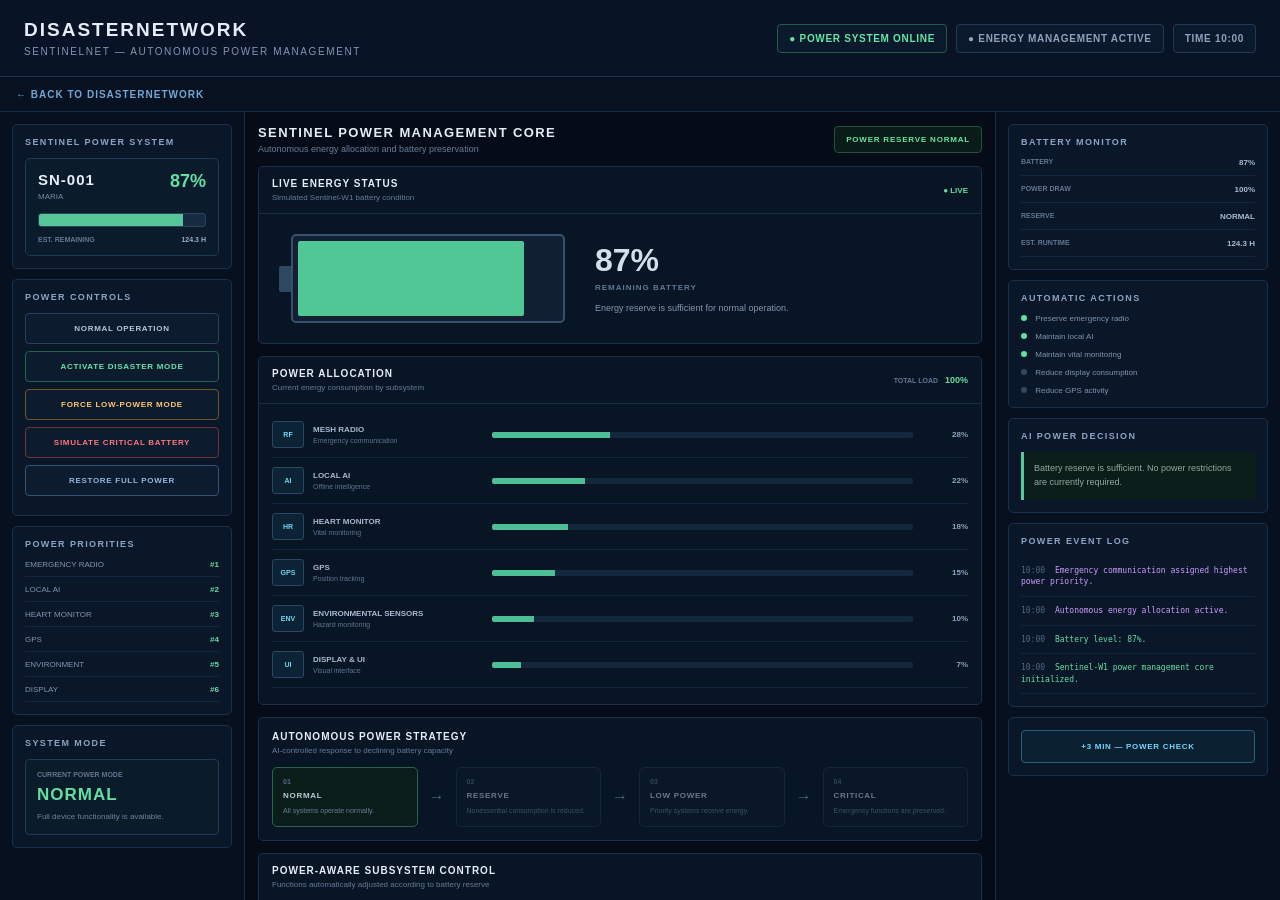
<file: features/power-management.html>
<!DOCTYPE html>
<html lang="en">
<head>
    <meta charset="UTF-8">
    <meta name="viewport" content="width=device-width, initial-scale=1.0">

    <title>DisasterNetwork — SentinelNet Power Management</title>

    <link rel="stylesheet" href="../css/power-management.css">
</head>

<body>

    <header class="topbar">

        <div class="brand">
            <div class="brand-title">DISASTERNETWORK</div>

            <div class="brand-subtitle">
                SENTINELNET — AUTONOMOUS POWER MANAGEMENT
            </div>
        </div>

        <div class="top-status">

            <div class="status-pill online">
                ● POWER SYSTEM ONLINE
            </div>

            <div class="status-pill">
                ● ENERGY MANAGEMENT ACTIVE
            </div>

            <div class="status-pill">
                TIME <span id="simTime">10:00</span>
            </div>

        </div>

    </header>


    <nav class="feature-nav">
        <a href="../index.html">
            ← BACK TO DISASTERNETWORK
        </a>
    </nav>


    <main class="layout">

        <!-- LEFT SIDEBAR -->

        <aside class="sidebar left-sidebar">

            <section class="panel">

                <div class="panel-title">
                    SENTINEL POWER SYSTEM
                </div>

                <div class="battery-card">

                    <div class="battery-top">

                        <div>
                            <div class="device-id">
                                SN-001
                            </div>

                            <div class="device-name">
                                MARIA
                            </div>
                        </div>

                        <div class="battery-percent">
                            <span id="batteryPercent">
                                87
                            </span>%
                        </div>

                    </div>

                    <div class="battery-shell">

                        <div
                            id="batteryFill"
                            class="battery-fill"
                        ></div>

                    </div>

                    <div class="battery-info">

                        <span>
                            EST. REMAINING
                        </span>

                        <strong id="remainingTime">
                            18.4 H
                        </strong>

                    </div>

                </div>

            </section>


            <section class="panel">

                <div class="panel-title">
                    POWER CONTROLS
                </div>

                <button
                    id="normalModeBtn"
                    class="action-btn"
                >
                    NORMAL OPERATION
                </button>

                <button
                    id="disasterModeBtn"
                    class="action-btn primary"
                >
                    ACTIVATE DISASTER MODE
                </button>

                <button
                    id="lowPowerBtn"
                    class="action-btn warning"
                >
                    FORCE LOW-POWER MODE
                </button>

                <button
                    id="criticalBtn"
                    class="action-btn danger"
                >
                    SIMULATE CRITICAL BATTERY
                </button>

                <button
                    id="restoreBtn"
                    class="action-btn restore"
                >
                    RESTORE FULL POWER
                </button>

            </section>


            <section class="panel">

                <div class="panel-title">
                    POWER PRIORITIES
                </div>

                <div class="priority-list">

                    <div class="priority-row">
                        <span>EMERGENCY RADIO</span>
                        <strong>#1</strong>
                    </div>

                    <div class="priority-row">
                        <span>LOCAL AI</span>
                        <strong>#2</strong>
                    </div>

                    <div class="priority-row">
                        <span>HEART MONITOR</span>
                        <strong>#3</strong>
                    </div>

                    <div class="priority-row">
                        <span>GPS</span>
                        <strong>#4</strong>
                    </div>

                    <div class="priority-row">
                        <span>ENVIRONMENT</span>
                        <strong>#5</strong>
                    </div>

                    <div class="priority-row">
                        <span>DISPLAY</span>
                        <strong>#6</strong>
                    </div>

                </div>

            </section>


            <section class="panel">

                <div class="panel-title">
                    SYSTEM MODE
                </div>

                <div class="mode-display">

                    <div class="mode-label">
                        CURRENT POWER MODE
                    </div>

                    <div
                        id="powerMode"
                        class="mode-value"
                    >
                        NORMAL
                    </div>

                    <div
                        id="modeDescription"
                        class="mode-description"
                    >
                        Full device functionality is available.
                    </div>

                </div>

            </section>

        </aside>


        <!-- CENTER -->

        <section class="center">

            <div class="core-header">

                <div>

                    <div class="core-title">
                        SENTINEL POWER MANAGEMENT CORE
                    </div>

                    <div class="core-subtitle">
                        Autonomous energy allocation and battery preservation
                    </div>

                </div>

                <div
                    id="powerState"
                    class="core-state"
                >
                    POWER RESERVE NORMAL
                </div>

            </div>


            <!-- BATTERY VISUALIZATION -->

            <div class="power-panel">

                <div class="section-header">

                    <div>

                        <div class="section-title">
                            LIVE ENERGY STATUS
                        </div>

                        <div class="section-subtitle">
                            Simulated Sentinel-W1 battery condition
                        </div>

                    </div>

                    <div class="live-indicator">
                        ● LIVE
                    </div>

                </div>


                <div class="energy-display">

                    <div class="large-battery">

                        <div class="battery-cap"></div>

                        <div class="large-battery-shell">

                            <div
                                id="largeBatteryFill"
                                class="large-battery-fill"
                            ></div>

                        </div>

                    </div>


                    <div class="energy-number">

                        <div
                            id="largeBatteryPercent"
                            class="large-percent"
                        >
                            87%
                        </div>

                        <div class="energy-label">
                            REMAINING BATTERY
                        </div>

                        <div
                            id="energyMessage"
                            class="energy-message"
                        >
                            Energy reserve is sufficient for normal operation.
                        </div>

                    </div>

                </div>

            </div>


            <!-- POWER ALLOCATION -->

            <div class="allocation-panel">

                <div class="section-header">

                    <div>

                        <div class="section-title">
                            POWER ALLOCATION
                        </div>

                        <div class="section-subtitle">
                            Current energy consumption by subsystem
                        </div>

                    </div>

                    <div class="allocation-total">
                        TOTAL LOAD
                        <strong id="totalLoad">100%</strong>
                    </div>

                </div>


                <div class="allocation-list">

                    <div class="allocation-row">

                        <div class="allocation-name">
                            <span class="allocation-icon">
                                RF
                            </span>

                            <div>
                                <strong>MESH RADIO</strong>
                                <small>Emergency communication</small>
                            </div>
                        </div>

                        <div class="allocation-meter">
                            <span
                                id="radioPowerBar"
                                style="width: 28%"
                            ></span>
                        </div>

                        <div
                            id="radioPowerValue"
                            class="allocation-value"
                        >
                            28%
                        </div>

                    </div>


                    <div class="allocation-row">

                        <div class="allocation-name">
                            <span class="allocation-icon">
                                AI
                            </span>

                            <div>
                                <strong>LOCAL AI</strong>
                                <small>Offline intelligence</small>
                            </div>
                        </div>

                        <div class="allocation-meter">
                            <span
                                id="aiPowerBar"
                                style="width: 22%"
                            ></span>
                        </div>

                        <div
                            id="aiPowerValue"
                            class="allocation-value"
                        >
                            22%
                        </div>

                    </div>


                    <div class="allocation-row">

                        <div class="allocation-name">
                            <span class="allocation-icon">
                                HR
                            </span>

                            <div>
                                <strong>HEART MONITOR</strong>
                                <small>Vital monitoring</small>
                            </div>
                        </div>

                        <div class="allocation-meter">
                            <span
                                id="heartPowerBar"
                                style="width: 18%"
                            ></span>
                        </div>

                        <div
                            id="heartPowerValue"
                            class="allocation-value"
                        >
                            18%
                        </div>

                    </div>


                    <div class="allocation-row">

                        <div class="allocation-name">
                            <span class="allocation-icon">
                                GPS
                            </span>

                            <div>
                                <strong>GPS</strong>
                                <small>Position tracking</small>
                            </div>
                        </div>

                        <div class="allocation-meter">
                            <span
                                id="gpsPowerBar"
                                style="width: 15%"
                            ></span>
                        </div>

                        <div
                            id="gpsPowerValue"
                            class="allocation-value"
                        >
                            15%
                        </div>

                    </div>


                    <div class="allocation-row">

                        <div class="allocation-name">
                            <span class="allocation-icon">
                                ENV
                            </span>

                            <div>
                                <strong>ENVIRONMENTAL SENSORS</strong>
                                <small>Hazard monitoring</small>
                            </div>
                        </div>

                        <div class="allocation-meter">
                            <span
                                id="environmentPowerBar"
                                style="width: 10%"
                            ></span>
                        </div>

                        <div
                            id="environmentPowerValue"
                            class="allocation-value"
                        >
                            10%
                        </div>

                    </div>


                    <div class="allocation-row">

                        <div class="allocation-name">
                            <span class="allocation-icon">
                                UI
                            </span>

                            <div>
                                <strong>DISPLAY & UI</strong>
                                <small>Visual interface</small>
                            </div>
                        </div>

                        <div class="allocation-meter">
                            <span
                                id="displayPowerBar"
                                style="width: 7%"
                            ></span>
                        </div>

                        <div
                            id="displayPowerValue"
                            class="allocation-value"
                        >
                            7%
                        </div>

                    </div>

                </div>

            </div>


            <!-- POWER STRATEGY -->

            <div class="strategy-panel">

                <div class="section-title">
                    AUTONOMOUS POWER STRATEGY
                </div>

                <div class="section-subtitle">
                    AI-controlled response to declining battery capacity
                </div>


                <div class="strategy-flow">

                    <div
                        id="strategyNormal"
                        class="strategy-node active"
                    >

                        <div class="strategy-number">
                            01
                        </div>

                        <div class="strategy-title">
                            NORMAL
                        </div>

                        <div class="strategy-text">
                            All systems operate normally.
                        </div>

                    </div>


                    <div class="strategy-arrow">
                        →
                    </div>


                    <div
                        id="strategyReserve"
                        class="strategy-node"
                    >

                        <div class="strategy-number">
                            02
                        </div>

                        <div class="strategy-title">
                            RESERVE
                        </div>

                        <div class="strategy-text">
                            Nonessential consumption is reduced.
                        </div>

                    </div>


                    <div class="strategy-arrow">
                        →
                    </div>


                    <div
                        id="strategyLow"
                        class="strategy-node"
                    >

                        <div class="strategy-number">
                            03
                        </div>

                        <div class="strategy-title">
                            LOW POWER
                        </div>

                        <div class="strategy-text">
                            Priority systems receive energy.
                        </div>

                    </div>


                    <div class="strategy-arrow">
                        →
                    </div>


                    <div
                        id="strategyCritical"
                        class="strategy-node"
                    >

                        <div class="strategy-number">
                            04
                        </div>

                        <div class="strategy-title">
                            CRITICAL
                        </div>

                        <div class="strategy-text">
                            Emergency functions are preserved.
                        </div>

                    </div>

                </div>

            </div>


            <!-- OPERATING SYSTEMS -->

            <div class="systems-panel">

                <div class="section-header">

                    <div>

                        <div class="section-title">
                            POWER-AWARE SUBSYSTEM CONTROL
                        </div>

                        <div class="section-subtitle">
                            Functions automatically adjusted according to battery reserve
                        </div>

                    </div>

                </div>


                <div class="system-grid">

                    <div class="system-card">

                        <div class="system-top">
                            <strong>MESH RADIO</strong>

                            <span
                                id="radioState"
                                class="system-state"
                            >
                                MAXIMUM PRIORITY
                            </span>
                        </div>

                        <div class="system-description">
                            Maintains emergency communication and
                            Sentinel-to-Sentinel relay capability.
                        </div>

                    </div>


                    <div class="system-card">

                        <div class="system-top">
                            <strong>LOCAL AI</strong>

                            <span
                                id="aiState"
                                class="system-state"
                            >
                                ACTIVE
                            </span>
                        </div>

                        <div class="system-description">
                            Continues offline reasoning and local
                            emergency decision support.
                        </div>

                    </div>


                    <div class="system-card">

                        <div class="system-top">
                            <strong>HEART MONITOR</strong>

                            <span
                                id="heartState"
                                class="system-state"
                            >
                                ACTIVE
                            </span>
                        </div>

                        <div class="system-description">
                            Preserves vital monitoring as a high-priority
                            emergency function.
                        </div>

                    </div>


                    <div class="system-card">

                        <div class="system-top">
                            <strong>GPS</strong>

                            <span
                                id="gpsState"
                                class="system-state"
                            >
                                ACTIVE
                            </span>
                        </div>

                        <div class="system-description">
                            Maintains location updates while reducing
                            unnecessary positioning activity.
                        </div>

                    </div>


                    <div class="system-card">

                        <div class="system-top">
                            <strong>ENVIRONMENTAL SENSORS</strong>

                            <span
                                id="environmentState"
                                class="system-state"
                            >
                                ACTIVE
                            </span>
                        </div>

                        <div class="system-description">
                            Continues collecting hazard and environmental
                            information according to priority.
                        </div>

                    </div>


                    <div class="system-card">

                        <div class="system-top">
                            <strong>DISPLAY</strong>

                            <span
                                id="displayState"
                                class="system-state"
                            >
                                NORMAL
                            </span>
                        </div>

                        <div class="system-description">
                            Brightness and activity can be reduced first
                            because visual output is noncritical.
                        </div>

                    </div>

                </div>

            </div>


            <!-- EXPLANATION -->

            <div class="explanation-panel">

                <div class="section-title">
                    POWER MANAGEMENT LOGIC
                </div>

                <div
                    id="powerExplanation"
                    class="explanation"
                >
                    The Sentinel continuously monitors its remaining
                    energy and adjusts power allocation while preserving
                    emergency-critical functions.
                </div>

            </div>

        </section>


        <!-- RIGHT SIDEBAR -->

        <aside class="sidebar right-sidebar">

            <section class="panel">

                <div class="panel-title">
                    BATTERY MONITOR
                </div>

                <div class="battery-stats">

                    <div class="battery-stat">
                        <span>BATTERY</span>
                        <strong id="sideBattery">
                            87%
                        </strong>
                    </div>

                    <div class="battery-stat">
                        <span>POWER DRAW</span>
                        <strong id="powerDraw">
                            100%
                        </strong>
                    </div>

                    <div class="battery-stat">
                        <span>RESERVE</span>
                        <strong id="reserveLevel">
                            NORMAL
                        </strong>
                    </div>

                    <div class="battery-stat">
                        <span>EST. RUNTIME</span>
                        <strong id="sideRuntime">
                            18.4 H
                        </strong>
                    </div>

                </div>

            </section>


            <section class="panel">

                <div class="panel-title">
                    AUTOMATIC ACTIONS
                </div>

                <div class="automatic-list">

                    <div class="automatic-row">
                        <span class="auto-dot active"></span>
                        Preserve emergency radio
                    </div>

                    <div class="automatic-row">
                        <span class="auto-dot active"></span>
                        Maintain local AI
                    </div>

                    <div class="automatic-row">
                        <span class="auto-dot active"></span>
                        Maintain vital monitoring
                    </div>

                    <div class="automatic-row">
                        <span
                            id="displayAutoDot"
                            class="auto-dot active"
                        ></span>
                        Reduce display consumption
                    </div>

                    <div class="automatic-row">
                        <span
                            id="gpsAutoDot"
                            class="auto-dot"
                        ></span>
                        Reduce GPS activity
                    </div>

                </div>

            </section>


            <section class="panel">

                <div class="panel-title">
                    AI POWER DECISION
                </div>

                <div
                    id="aiPowerDecision"
                    class="ai-box"
                >
                    Battery reserve is sufficient.
                    No power restrictions are currently required.
                </div>

            </section>


            <section class="panel">

                <div class="panel-title">
                    POWER EVENT LOG
                </div>

                <div
                    id="eventLog"
                    class="event-log"
                ></div>

            </section>


            <section class="panel">

                <button
                    id="threeMinBtn"
                    class="cycle-btn"
                >
                    +3 MIN — POWER CHECK
                </button>

            </section>

        </aside>

    </main>


    <script src="../js/power-management.js"></script>

</body>
</html>
</file>
<file: css/global.css>
/* =========================================================
   DISASTERNETWORK — GLOBAL LANDING PAGE
   ========================================================= */

:root {
    --bg-main: #050b16;
    --bg-dark: #07101e;
    --bg-panel: #081426;
    --bg-panel-light: #0c1a2e;

    --border: #203453;
    --border-light: #294464;

    --text-main: #e7edf7;
    --text-secondary: #9eafc7;
    --text-muted: #71839d;

    --cyan: #38d9ff;
    --cyan-dark: #168db1;

    --green: #4ee69a;
    --orange: #ffb84d;
    --red: #ff5f6d;

    --max-width: 1400px;
}


/* =========================================================
   RESET
   ========================================================= */

* {
    box-sizing: border-box;
}

html {
    scroll-behavior: smooth;
}

body {
    margin: 0;
    padding: 0;

    min-height: 100vh;

    font-family:
        Arial,
        Helvetica,
        sans-serif;

    background: var(--bg-main);
    color: var(--text-main);

    line-height: 1.5;
}


/* =========================================================
   LINKS
   ========================================================= */

a {
    color: inherit;
    text-decoration: none;
}


/* =========================================================
   TOP BAR
   ========================================================= */

.topbar {
    min-height: 76px;

    background: var(--bg-panel);

    border-bottom: 1px solid var(--border);

    display: flex;
    justify-content: space-between;
    align-items: center;

    padding: 0 32px;

    position: sticky;
    top: 0;

    z-index: 100;
}


/* BRAND */

.brand {
    display: flex;
    align-items: center;
    gap: 14px;
}

.brand-symbol {
    width: 42px;
    height: 42px;

    border: 1px solid var(--cyan);

    display: flex;
    align-items: center;
    justify-content: center;

    color: var(--cyan);

    font-size: 21px;

    border-radius: 50%;

    box-shadow:
        0 0 18px rgba(56, 217, 255, 0.15);
}

.brand h1 {
    margin: 0;

    font-size: 18px;
    letter-spacing: 2px;
    font-weight: 700;
}

.brand p {
    margin: 2px 0 0;

    color: var(--text-muted);

    font-size: 11px;
    letter-spacing: 0.8px;
    text-transform: uppercase;
}


/* SYSTEM STATUS */

.system-status {
    display: flex;
    align-items: center;
    gap: 9px;

    color: var(--green);

    font-size: 11px;
    font-weight: 700;

    letter-spacing: 1px;
}

.status-indicator {
    width: 8px;
    height: 8px;

    background: var(--green);

    border-radius: 50%;

    box-shadow:
        0 0 10px rgba(78, 230, 154, 0.7);
}


/* =========================================================
   GENERAL SECTIONS
   ========================================================= */

main {
    width: 100%;
}

.hero,
.status-section,
.features-section,
.architecture-section {
    width: 100%;
    max-width: var(--max-width);

    margin: 0 auto;
}


/* =========================================================
   HERO
   ========================================================= */

.hero {
    min-height: 620px;

    display: grid;

    grid-template-columns:
        minmax(0, 1.15fr)
        minmax(360px, 0.85fr);

    align-items: center;

    gap: 60px;

    padding:
        80px
        48px;
}


/* HERO CONTENT */

.hero-content {
    max-width: 700px;
}

.eyebrow {
    display: inline-block;

    color: var(--cyan);

    font-size: 10px;
    font-weight: 700;

    letter-spacing: 2px;

    margin-bottom: 15px;
}

.hero h2 {
    margin: 0 0 24px;

    font-size: clamp(38px, 5vw, 64px);

    line-height: 1.04;

    letter-spacing: -1.5px;

    font-weight: 700;
}

.hero-content > p {
    max-width: 650px;

    margin: 0 0 32px;

    color: var(--text-secondary);

    font-size: 16px;

    line-height: 1.75;
}


/* HERO BUTTONS */

.hero-actions {
    display: flex;

    flex-wrap: wrap;

    gap: 12px;
}

.primary-button,
.secondary-button {
    display: inline-flex;

    align-items: center;
    justify-content: center;

    min-height: 46px;

    padding: 0 20px;

    border-radius: 4px;

    font-size: 11px;

    font-weight: 700;

    letter-spacing: 1px;

    text-transform: uppercase;

    transition:
        background 0.2s ease,
        border-color 0.2s ease,
        color 0.2s ease,
        transform 0.2s ease;
}

.primary-button {
    background: var(--cyan);

    color: #04101a;

    border: 1px solid var(--cyan);
}

.primary-button:hover {
    transform: translateY(-2px);

    background: #72e4ff;

    border-color: #72e4ff;
}

.secondary-button {
    border: 1px solid var(--border-light);

    color: var(--text-main);

    background: transparent;
}

.secondary-button:hover {
    transform: translateY(-2px);

    border-color: var(--cyan);

    color: var(--cyan);
}


/* =========================================================
   HERO SYSTEM GRAPHIC
   ========================================================= */

.hero-system {
    position: relative;

    width: min(390px, 100%);
    aspect-ratio: 1 / 1;

    margin: 0 auto;

    display: flex;

    align-items: center;
    justify-content: center;
}


/* CENTRAL CORE */

.system-core {
    position: relative;

    width: 190px;
    height: 190px;

    border: 1px solid var(--cyan);

    border-radius: 50%;

    display: flex;
    align-items: center;
    justify-content: center;

    background:
        radial-gradient(
            circle,
            rgba(56, 217, 255, 0.13),
            rgba(56, 217, 255, 0.03) 45%,
            transparent 70%
        );

    box-shadow:
        0 0 35px rgba(56, 217, 255, 0.08);
}


/* INNER RING */

.core-ring {
    position: absolute;

    width: 135px;
    height: 135px;

    border: 1px dashed var(--cyan-dark);

    border-radius: 50%;

    animation: core-spin 18s linear infinite;
}

@keyframes core-spin {
    from {
        transform: rotate(0deg);
    }

    to {
        transform: rotate(360deg);
    }
}


/* CORE TEXT */

.core-content {
    position: relative;

    display: flex;
    flex-direction: column;

    align-items: center;

    text-align: center;

    z-index: 2;
}

.core-content span {
    color: var(--text-secondary);

    font-size: 10px;

    letter-spacing: 2px;
}

.core-content strong {
    color: var(--cyan);

    font-size: 18px;

    letter-spacing: 2px;
}


/* =========================================================
   SYSTEM LABELS
   ========================================================= */

.system-label {
    position: absolute;

    color: var(--text-secondary);

    font-size: 9px;

    font-weight: 700;

    letter-spacing: 1.5px;

    white-space: nowrap;
}

.system-label::before {
    content: "";

    display: inline-block;

    width: 6px;
    height: 6px;

    margin-right: 8px;

    border: 1px solid var(--cyan);

    border-radius: 50%;
}

.label-top {
    top: 12%;

    left: 50%;

    transform: translateX(-50%);
}

.label-right {
    right: 2%;

    top: 50%;

    transform: translateY(-50%);
}

.label-bottom {
    bottom: 12%;

    left: 50%;

    transform: translateX(-50%);
}

.label-left {
    left: 2%;

    top: 50%;

    transform: translateY(-50%);
}


/* =========================================================
   SECTION HEADINGS
   ========================================================= */

.section-heading {
    margin-bottom: 36px;
}

.section-heading h2 {
    margin: 0;

    font-size: 32px;

    line-height: 1.15;

    letter-spacing: -0.5px;
}

.section-heading > p {
    max-width: 700px;

    margin: 12px 0 0;

    color: var(--text-secondary);

    font-size: 14px;

    line-height: 1.7;
}


/* =========================================================
   SYSTEM STATUS
   ========================================================= */

.status-section {
    padding:
        80px
        48px;
}

.status-grid {
    display: grid;

    grid-template-columns:
        repeat(4, minmax(0, 1fr));

    gap: 14px;
}

.status-card {
    min-height: 190px;

    padding: 24px;

    background: var(--bg-panel);

    border: 1px solid var(--border);

    transition:
        border-color 0.2s ease,
        transform 0.2s ease,
        background 0.2s ease;
}

.status-card:hover {
    transform: translateY(-3px);

    border-color: var(--border-light);

    background: var(--bg-panel-light);
}

.status-card > span {
    display: block;

    margin-bottom: 20px;

    color: var(--cyan);

    font-size: 10px;

    font-weight: 700;

    letter-spacing: 1.5px;
}

.status-card strong {
    display: block;

    margin-bottom: 10px;

    font-size: 14px;

    letter-spacing: 1px;
}

.status-card p {
    margin: 0;

    color: var(--text-secondary);

    font-size: 13px;

    line-height: 1.65;
}


/* =========================================================
   FEATURES
   ========================================================= */

.features-section {
    padding:
        80px
        48px;
}

.feature-grid {
    display: grid;

    grid-template-columns:
        repeat(3, minmax(0, 1fr));

    gap: 14px;
}


/* FEATURE CARD */

.feature-card {
    position: relative;

    min-height: 255px;

    padding: 26px;

    display: flex;
    flex-direction: column;

    background: var(--bg-panel);

    border: 1px solid var(--border);

    overflow: hidden;

    transition:
        transform 0.2s ease,
        border-color 0.2s ease,
        background 0.2s ease;
}

.feature-card::after {
    content: "";

    position: absolute;

    left: 0;
    bottom: 0;

    width: 0;
    height: 2px;

    background: var(--cyan);

    transition: width 0.25s ease;
}

.feature-card:hover {
    transform: translateY(-4px);

    border-color: var(--border-light);

    background: var(--bg-panel-light);
}

.feature-card:hover::after {
    width: 100%;
}


/* FEATURE NUMBER */

.feature-number {
    display: block;

    margin-bottom: 24px;

    color: var(--cyan);

    font-size: 10px;

    font-weight: 700;

    letter-spacing: 1.5px;
}


/* FEATURE TITLE */

.feature-card h3 {
    margin: 0 0 12px;

    font-size: 17px;

    line-height: 1.3;
}


/* FEATURE DESCRIPTION */

.feature-card p {
    margin: 0;

    color: var(--text-secondary);

    font-size: 13px;

    line-height: 1.65;
}


/* FEATURE LINK */

.feature-link {
    margin-top: auto;

    padding-top: 24px;

    color: var(--cyan);

    font-size: 10px;

    font-weight: 700;

    letter-spacing: 1px;

    text-transform: uppercase;
}


/* =========================================================
   ARCHITECTURE
   ========================================================= */

.architecture-section {
    padding:
        80px
        48px
        100px;
}

.architecture-flow {
    display: grid;

    grid-template-columns:
        minmax(0, 1fr)
        auto
        minmax(0, 1fr)
        auto
        minmax(0, 1fr)
        auto
        minmax(0, 1fr);

    align-items: stretch;

    gap: 12px;
}


/* ARCHITECTURE NODE */

.architecture-node {
    min-height: 190px;

    padding: 24px;

    background: var(--bg-panel);

    border: 1px solid var(--border);

    display: flex;

    flex-direction: column;
}

.architecture-node strong {
    margin-bottom: 22px;

    color: var(--cyan);

    font-size: 10px;

    letter-spacing: 1.5px;
}

.architecture-node span {
    margin-bottom: 10px;

    font-size: 16px;

    font-weight: 700;

    letter-spacing: 1px;
}

.architecture-node p {
    margin: 0;

    color: var(--text-secondary);

    font-size: 12px;

    line-height: 1.6;
}


/* FLOW ARROW */

.flow-arrow {
    display: flex;

    align-items: center;
    justify-content: center;

    color: var(--cyan);

    font-size: 22px;

    padding: 0 4px;
}


/* =========================================================
   FOOTER
   ========================================================= */

footer {
    min-height: 90px;

    padding:
        24px
        max(48px, calc((100vw - var(--max-width)) / 2 + 48px));

    background: #040914;

    border-top: 1px solid var(--border);

    display: flex;

    align-items: center;
    justify-content: space-between;

    gap: 20px;

    color: var(--text-muted);

    font-size: 11px;
}

footer > div {
    display: flex;

    align-items: center;

    gap: 14px;
}

footer strong {
    color: var(--text-main);

    font-size: 11px;

    letter-spacing: 1.5px;
}

footer span {
    letter-spacing: 0.5px;
}


/* =========================================================
   LARGE TABLET
   ========================================================= */

@media (max-width: 1100px) {

    .hero {
        grid-template-columns:
            minmax(0, 1fr)
            minmax(300px, 0.75fr);

        gap: 35px;

        padding:
            70px
            35px;
    }

    .status-section,
    .features-section,
    .architecture-section {
        padding-left: 35px;
        padding-right: 35px;
    }

    .status-grid {
        grid-template-columns:
            repeat(2, minmax(0, 1fr));
    }

    .feature-grid {
        grid-template-columns:
            repeat(2, minmax(0, 1fr));
    }
}


/* =========================================================
   TABLET / MOBILE
   ========================================================= */

@media (max-width: 800px) {

    body {
        overflow-x: hidden;
    }

    .topbar {
        min-height: 70px;

        padding:
            0 20px;
    }

    .brand h1 {
        font-size: 16px;
    }

    .brand p {
        font-size: 9px;
    }

    .brand-symbol {
        width: 36px;
        height: 36px;

        font-size: 18px;
    }

    .system-status {
        font-size: 9px;
    }


    /* HERO */

    .hero {
        min-height: auto;

        grid-template-columns: 1fr;

        padding:
            65px
            24px
            55px;

        gap: 45px;
    }

    .hero h2 {
        font-size: clamp(34px, 9vw, 48px);
    }

    .hero-content > p {
        font-size: 14px;
    }

    .hero-system {
        width: min(330px, 90vw);
    }


    /* SECTIONS */

    .status-section,
    .features-section,
    .architecture-section {
        padding:
            60px
            24px;
    }

    .architecture-section {
        padding-bottom: 75px;
    }


    /* ARCHITECTURE */

    .architecture-flow {
        grid-template-columns: 1fr;

        gap: 8px;
    }

    .architecture-node {
        min-height: 150px;
    }

    .flow-arrow {
        min-height: 28px;

        transform: rotate(90deg);
    }


    /* FOOTER */

    footer {
        padding:
            25px
            24px;

        flex-direction: column;

        align-items: flex-start;
    }

    footer > div {
        flex-direction: column;

        align-items: flex-start;

        gap: 4px;
    }
}


/* =========================================================
   SMALL MOBILE
   ========================================================= */

@media (max-width: 520px) {

    .topbar {
        padding:
            12px 16px;
    }

    .brand {
        gap: 9px;
    }

    .brand-symbol {
        width: 32px;
        height: 32px;

        font-size: 15px;
    }

    .brand h1 {
        font-size: 14px;

        letter-spacing: 1.5px;
    }

    .brand p {
        display: none;
    }

    .system-status span:last-child {
        display: none;
    }


    /* HERO */

    .hero {
        padding:
            50px
            18px
            45px;
    }

    .hero h2 {
        font-size: 34px;

        letter-spacing: -1px;
    }

    .hero-content > p {
        font-size: 13px;

        line-height: 1.7;
    }

    .hero-actions {
        flex-direction: column;
    }

    .primary-button,
    .secondary-button {
        width: 100%;
    }


    /* SYSTEM GRAPHIC */

    .hero-system {
        width: 290px;
    }

    .system-core {
        width: 155px;
        height: 155px;
    }

    .core-ring {
        width: 110px;
        height: 110px;
    }

    .core-content strong {
        font-size: 15px;
    }

    .system-label {
        font-size: 8px;
    }


    /* SECTIONS */

    .status-section,
    .features-section,
    .architecture-section {
        padding:
            50px
            18px;
    }

    .section-heading h2 {
        font-size: 27px;
    }

    .section-heading > p {
        font-size: 13px;
    }


    /* STATUS */

    .status-grid {
        grid-template-columns: 1fr;
    }


    /* FEATURES */

    .feature-grid {
        grid-template-columns: 1fr;
    }

    .feature-card {
        min-height: 225px;
    }


    /* ARCHITECTURE */

    .architecture-node {
        min-height: 145px;
    }
}


/* =========================================================
   ACCESSIBILITY
   ========================================================= */

@media (prefers-reduced-motion: reduce) {

    html {
        scroll-behavior: auto;
    }

    *,
    *::before,
    *::after {
        animation-duration: 0.01ms !important;
        animation-iteration-count: 1 !important;
        transition-duration: 0.01ms !important;
    }
}
</file>
<file: css/autonomous-continuity.css>
html,
body {
    margin: 0;
    padding: 0;
    width: 100%;
    height: 100%;
    overflow: hidden;

    font-family: Arial, Helvetica, sans-serif;

    background: #050b16;
    color: #e7edf7;
}

body {
    display: flex;
    flex-direction: column;
}


/* =========================
   TOPBAR
========================= */

.topbar {
    height: 76px;
    background: #081426;
    border-bottom: 1px solid #203453;

    display: flex;
    justify-content: space-between;
    align-items: center;

    padding: 0 24px;

    z-index: 10;
}

.brand-title {
    font-size: 19px;
    font-weight: 800;
    letter-spacing: 2px;
}

.brand-subtitle {
    margin-top: 5px;

    font-size: 10px;
    color: #8295b3;

    letter-spacing: 1.6px;
}

.top-status {
    display: flex;
    align-items: center;
    gap: 9px;
}

.status-pill {
    padding: 8px 11px;

    border: 1px solid #243957;
    border-radius: 4px;

    background: #0b192c;

    color: #8fa2bd;

    font-size: 10px;
    font-weight: 700;

    letter-spacing: .7px;
}

.status-pill.online {
    color: #65e6a5;
    border-color: #245b47;
}


/* =========================
   NAVIGATION
========================= */

.feature-nav {
    height: 34px;

    background: #07111f;
    border-bottom: 1px solid #172a45;

    display: flex;
    align-items: center;

    padding: 0 16px;
}

.feature-nav a {
    color: #6fa7d8;
    text-decoration: none;

    font-size: 10px;
    font-weight: 700;

    letter-spacing: 1px;
}

.feature-nav a:hover {
    color: #9bd0ff;
}


/* =========================
   MAIN LAYOUT
========================= */

.layout {
    flex: 1;
    min-height: 0;

    display: grid;
    grid-template-columns: 245px minmax(500px, 1fr) 285px;
}


/* =========================
   SIDEBARS
========================= */

.sidebar {
    overflow-y: auto;

    background: #07101e;

    padding: 12px;
}

.left-sidebar {
    border-right: 1px solid #1a2c47;
}

.right-sidebar {
    border-left: 1px solid #1a2c47;
}


/* =========================
   PANELS
========================= */

.panel {
    background: #091728;

    border: 1px solid #1b304d;
    border-radius: 5px;

    padding: 12px;

    margin-bottom: 10px;
}

.panel-title {
    color: #8ca4c4;

    font-size: 9px;
    font-weight: 800;

    letter-spacing: 1.4px;

    margin-bottom: 11px;
}


/* =========================
   INFRASTRUCTURE
========================= */

.system-list {
    display: flex;
    flex-direction: column;
    gap: 8px;
}

.system-row {
    display: flex;
    justify-content: space-between;
    align-items: center;

    padding-bottom: 7px;

    border-bottom: 1px solid #14263f;

    font-size: 9px;
    color: #8397b4;
}

.system-row strong {
    font-size: 8px;
    letter-spacing: .6px;
}

.good {
    color: #63e5a4;
}

.bad {
    color: #ff6d78;
}

.warning-text {
    color: #ffc56b;
}


/* =========================
   BUTTONS
========================= */

.action-btn {
    width: 100%;

    margin-bottom: 7px;

    padding: 10px 8px;

    border: 1px solid #28405f;
    border-radius: 4px;

    background: #0c1b2e;

    color: #b6c7dc;

    font-size: 8px;
    font-weight: 800;

    letter-spacing: .7px;

    cursor: pointer;
}

.action-btn:hover {
    background: #10253d;
    border-color: #3b6289;
}

.action-btn.warning {
    border-color: #72552b;
    color: #ffc66d;
}

.action-btn.primary {
    border-color: #21634d;
    color: #69e5aa;
}

.action-btn.restore {
    border-color: #355174;
    color: #8eb8e1;
}


/* =========================
   STATE
========================= */

.state-box {
    text-align: center;

    padding: 14px 8px;

    border: 1px solid #27503e;
    background: #0a211a;

    border-radius: 4px;

    color: #63e5a4;

    font-size: 12px;
    font-weight: 900;

    letter-spacing: 1.5px;
}

.state-box.degraded {
    color: #ffc56d;
    border-color: #70552b;
    background: #211a0c;
}

.state-box.autonomous {
    color: #72d9ff;
    border-color: #235b75;
    background: #0b1e2a;
}

.state-box.relay {
    color: #d4a1ff;
    border-color: #5b3975;
    background: #1b1027;
}

.state-box.critical {
    color: #ff737d;
    border-color: #71313a;
    background: #260e12;
}

.state-description {
    margin-top: 9px;

    color: #7489a7;

    font-size: 9px;
    line-height: 1.55;
}


/* =========================
   DEVICE
========================= */

.device-card {
    padding: 10px;

    background: #0b1b2e;
    border: 1px solid #203957;
    border-radius: 4px;
}

.device-name {
    font-size: 15px;
    font-weight: 900;
    letter-spacing: 1px;
}

.device-person {
    margin-top: 4px;

    color: #8fa7c3;

    font-size: 9px;
}

.device-location {
    margin-top: 2px;

    color: #647b9b;

    font-size: 8px;
}

.device-indicator {
    margin-top: 9px;

    color: #65e5a4;

    font-size: 8px;
    font-weight: 700;
}

.dot {
    display: inline-block;

    width: 6px;
    height: 6px;

    margin-right: 5px;

    border-radius: 50%;

    background: #65e5a4;
}


/* =========================
   CENTER
========================= */

.center {
    min-width: 0;
    min-height: 0;

    overflow-y: auto;

    background: #050c17;

    padding: 13px;
}

.core-header {
    display: flex;
    justify-content: space-between;
    align-items: center;

    margin-bottom: 12px;
}

.core-title {
    font-size: 13px;
    font-weight: 900;
    letter-spacing: 1.4px;
}

.core-subtitle {
    margin-top: 4px;

    color: #667d9d;

    font-size: 9px;
}

.core-state {
    padding: 8px 11px;

    border: 1px solid #28503f;
    background: #0a1c17;

    color: #63e5a4;

    border-radius: 4px;

    font-size: 8px;
    font-weight: 800;

    letter-spacing: .8px;
}


/* =========================
   CONTINUITY FLOW
========================= */

.continuity-flow {
    display: grid;

    grid-template-columns:
        1fr
        30px
        1fr
        30px
        1fr
        30px
        1fr;

    gap: 6px;

    align-items: stretch;

    margin-bottom: 12px;
}

.flow-node {
    min-height: 94px;

    padding: 10px;

    background: #091827;

    border: 1px solid #1d334f;
    border-radius: 5px;

    opacity: .55;

    transition: .2s;
}

.flow-node.active {
    opacity: 1;

    border-color: #28506d;
    background: #0b1c2c;
}

.flow-node.autonomous {
    border-color: #28627a;
    background: #0a202d;
}

.flow-icon {
    color: #6487aa;

    font-size: 9px;
    font-weight: 900;
}

.flow-title {
    margin-top: 7px;

    color: #b8c9dc;

    font-size: 9px;
    font-weight: 800;

    letter-spacing: .7px;
}

.flow-text {
    margin-top: 7px;

    color: #687e9b;

    font-size: 8px;
    line-height: 1.4;
}

.flow-arrow {
    display: flex;
    justify-content: center;
    align-items: center;

    color: #47627f;

    font-size: 18px;
}


/* =========================
   NETWORK
========================= */

.network-panel,
.operating-panel,
.packet-panel {
    background: #081525;

    border: 1px solid #1b304c;
    border-radius: 5px;

    margin-bottom: 12px;
}

.network-header,
.packet-header {
    display: flex;
    justify-content: space-between;
    align-items: center;

    padding: 11px 13px;

    border-bottom: 1px solid #182b45;
}

.section-title {
    font-size: 10px;
    font-weight: 900;

    letter-spacing: 1px;
}

.section-subtitle {
    margin-top: 4px;

    color: #647b99;

    font-size: 8px;
}

.network-status {
    padding: 6px 9px;

    border: 1px solid #28503e;

    color: #63e5a4;

    font-size: 8px;
    font-weight: 800;

    letter-spacing: .5px;
}

.network-status.offline {
    border-color: #70383f;
    color: #ff727d;
}

.network-status.autonomous {
    border-color: #28627b;
    color: #71d9ff;
}

.network-canvas {
    position: relative;

    height: 430px;

    background:
        linear-gradient(rgba(32, 53, 82, .08) 1px, transparent 1px),
        linear-gradient(90deg, rgba(32, 53, 82, .08) 1px, transparent 1px);

    background-size: 30px 30px;

    overflow: hidden;
}

.network-canvas svg {
    width: 100%;
    height: 100%;
}

.network-line {
    stroke-width: 2;

    transition:
        opacity .25s,
        stroke .25s;
}

.command-line {
    stroke: #4c6886;
}

.mesh-line {
    stroke: #236b69;
}

.network-line.disabled {
    opacity: .12;
}

.network-line.relay {
    stroke: #d49aff;

    stroke-width: 4;

    filter: drop-shadow(0 0 5px rgba(205, 146, 255, .45));
}

.network-node circle {
    fill: #0b192b;

    stroke-width: 2;
}

.command-node circle {
    stroke: #71839a;
}

.sentinel-node circle {
    stroke: #39a9a0;
}

.main-node circle {
    stroke: #69e5a6;
}

.network-node text {
    fill: #d4deea;

    font-size: 11px;
    font-weight: 900;

    letter-spacing: .5px;
}

.network-node .node-small {
    fill: #7187a4;

    font-size: 7px;
    font-weight: 600;
}

.relay-path {
    fill: none;

    stroke: transparent;

    stroke-width: 3;

    stroke-dasharray: 8 8;

    opacity: 0;

    transition: opacity .25s;
}

.relay-path.active {
    stroke: #d39bff;

    opacity: 1;
}

.canvas-label {
    position: absolute;

    padding: 5px 7px;

    border: 1px solid #1e354e;
    background: rgba(6, 16, 29, .9);

    color: #6d829e;

    font-size: 7px;
    font-weight: 800;

    letter-spacing: 1px;
}

.local-label {
    left: 20px;
    top: 16px;
}

.command-label {
    right: 20px;
    top: 16px;
}

.relay-indicator {
    position: absolute;

    bottom: 15px;
    left: 50%;

    transform: translateX(-50%);

    padding: 7px 12px;

    border: 1px solid #263b55;

    background: rgba(8, 18, 31, .95);

    color: #637a96;

    font-size: 8px;
    font-weight: 800;

    letter-spacing: .8px;
}

.relay-indicator.active {
    color: #d29cff;

    border-color: #583878;
}


/* =========================
   OPERATING STATUS
========================= */

.operating-panel {
    padding: 12px;
}

.status-grid {
    display: grid;

    grid-template-columns: repeat(3, 1fr);

    gap: 8px;

    margin-top: 10px;
}

.status-card {
    padding: 10px;

    background: #0a192a;
    border: 1px solid #1a3049;
    border-radius: 4px;
}

.status-card-title {
    color: #7188a5;

    font-size: 8px;
    font-weight: 800;

    letter-spacing: .7px;
}

.health-value {
    margin-top: 7px;

    color: #64e4a4;

    font-size: 9px;
    font-weight: 900;
}

.health-value.warning {
    color: #ffc46a;
}

.health-value.bad {
    color: #ff717b;
}

.health-bar {
    height: 4px;

    margin-top: 8px;

    background: #17283d;

    overflow: hidden;
}

.health-bar span {
    display: block;

    height: 100%;

    background: #55c99a;

    transition: width .3s;
}


/* =========================
   PACKET QUEUE
========================= */

.packet-count {
    color: #738aa8;

    font-size: 8px;
    font-weight: 800;
}

.packet-list {
    max-height: 125px;

    overflow-y: auto;

    padding: 8px 12px;
}

.empty-packet {
    padding: 14px;

    text-align: center;

    color: #4f6581;

    font-size: 8px;
}

.packet-item {
    display: grid;

    grid-template-columns: 72px 1fr auto;

    gap: 8px;

    padding: 8px 0;

    border-bottom: 1px solid #13263e;
}

.packet-id {
    color: #65d9b0;

    font-size: 8px;
    font-weight: 800;
}

.packet-data {
    color: #8297b2;

    font-size: 8px;
}

.packet-state {
    color: #d2a0ff;

    font-size: 7px;
    font-weight: 800;
}


/* =========================
   RIGHT ANALYSIS
========================= */

.analysis-box {
    display: grid;

    grid-template-columns: 1fr;

    gap: 4px;
}

.analysis-label {
    margin-top: 5px;

    color: #607793;

    font-size: 7px;
    font-weight: 800;

    letter-spacing: .7px;
}

.analysis-value {
    color: #b6c8dc;

    font-size: 9px;
    font-weight: 800;
}


/* =========================
   FUNCTIONS
========================= */

.function-list {
    display: flex;
    flex-direction: column;

    gap: 9px;
}

.function-row {
    color: #899cb7;

    font-size: 8px;
    font-weight: 700;
}

.function-dot {
    display: inline-block;

    width: 6px;
    height: 6px;

    margin-right: 7px;

    border-radius: 50%;

    background: #33465f;
}

.function-dot.active {
    background: #60dfa2;
}

.function-dot.warning {
    background: #ffc46b;
}

.function-dot.relay {
    background: #d09aff;
}


/* =========================
   AI DECISION
========================= */

.ai-decision {
    padding: 10px;

    border-left: 3px solid #55c99a;

    background: #0a1d19;

    color: #94aa9f;

    font-size: 9px;
    line-height: 1.55;
}


/* =========================
   EVENT LOG
========================= */

.event-log {
    max-height: 250px;

    overflow-y: auto;

    font-family: Consolas, monospace;
}

.event {
    padding: 8px 0;

    border-bottom: 1px solid #13253c;

    font-size: 8px;

    line-height: 1.45;
}

.event-time {
    color: #526985;

    margin-right: 5px;
}

.event.packet {
    color: #72d8ff;
}

.event.warning {
    color: #ffc66c;
}

.event.alert {
    color: #ff747d;
}

.event.success {
    color: #65dfa3;
}

.event.ai {
    color: #d19aff;
}


/* =========================
   CYCLE BUTTON
========================= */

.cycle-btn {
    width: 100%;

    padding: 11px;

    border: 1px solid #28607c;
    border-radius: 4px;

    background: #0b2030;

    color: #71d7ff;

    font-size: 8px;
    font-weight: 900;

    letter-spacing: .7px;

    cursor: pointer;
}

.cycle-btn:hover {
    background: #102c40;
}


/* =========================
   MOBILE
========================= */

@media (max-width: 1000px) {

    html,
    body {
        height: auto;
        min-height: 100%;
        overflow-y: auto;
    }

    .topbar {
        height: auto;

        min-height: 76px;

        flex-direction: column;

        align-items: flex-start;

        gap: 10px;

        padding: 14px 16px;
    }

    .top-status {
        width: 100%;

        flex-wrap: wrap;
    }

    .layout {
        display: block;
    }

    .sidebar {
        border: 0;
    }

    .center {
        overflow: visible;
    }

    .continuity-flow {
        grid-template-columns: 1fr;
    }

    .flow-arrow {
        transform: rotate(90deg);

        min-height: 20px;
    }

    .status-grid {
        grid-template-columns: repeat(2, 1fr);
    }

    .network-canvas {
        height: 360px;
    }
}


@media (max-width: 600px) {

    .status-grid {
        grid-template-columns: 1fr;
    }

    .network-canvas {
        height: 300px;
    }

    .core-header {
        align-items: flex-start;

        gap: 10px;

        flex-direction: column;
    }

    .packet-item {
        grid-template-columns: 60px 1fr;
    }

    .packet-state {
        grid-column: 2;
    }
}
</file>
<file: css/environmental-sensors.css>
html,
body {
    margin: 0;
    padding: 0;
    width: 100%;
    height: 100%;
    overflow: hidden;
    font-family: Arial, Helvetica, sans-serif;
    background: #050b16;
    color: #e7edf7;
}

body {
    display: flex;
    flex-direction: column;
}

.topbar {
    height: 76px;
    background: #081426;
    border-bottom: 1px solid #203453;
    display: flex;
    justify-content: space-between;
    align-items: center;
    padding: 0 24px;
    box-sizing: border-box;
    flex-shrink: 0;
    z-index: 10;
}

.brand {
    font-size: 19px;
    font-weight: 800;
    letter-spacing: 1.5px;
}

.subtitle {
    margin-top: 5px;
    font-size: 11px;
    color: #6e88ac;
    letter-spacing: 1px;
}

.top-status {
    display: flex;
    align-items: center;
    gap: 10px;
}

.status-pill {
    padding: 7px 10px;
    border: 1px solid #203453;
    background: #0a1729;
    font-size: 10px;
    font-weight: 700;
    letter-spacing: .5px;
}

.status-pill.online {
    color: #62e6a4;
}

.status-pill.offline {
    color: #f0b35a;
}

.time-label {
    min-width: 55px;
    text-align: center;
    color: #d9e6f8;
    font-family: monospace;
    font-size: 14px;
}

.feature-nav {
    position: absolute;
    top: 91px;
    left: 255px;
    z-index: 20;
}

.feature-nav a {
    color: #6c9dd6;
    text-decoration: none;
    font-size: 10px;
    font-weight: 700;
    letter-spacing: .7px;
}

.feature-nav a:hover {
    color: #9bc7ff;
}

.layout {
    flex: 1;
    min-height: 0;
    display: grid;
    grid-template-columns: 245px minmax(500px, 1fr) 285px;
}

.sidebar {
    overflow-y: auto;
    background: #07101e;
    padding: 12px;
    box-sizing: border-box;
}

.left-sidebar {
    border-right: 1px solid #172944;
}

.right-sidebar {
    border-left: 1px solid #172944;
}

.center {
    min-width: 0;
    min-height: 0;
    overflow-y: auto;
    background: #050b16;
    padding: 12px;
    box-sizing: border-box;
}

.panel {
    background: #081426;
    border: 1px solid #1b304d;
    margin-bottom: 12px;
    padding: 12px;
    box-sizing: border-box;
}

.panel-title {
    font-size: 10px;
    font-weight: 800;
    letter-spacing: 1.1px;
    color: #7794b9;
    margin-bottom: 11px;
}

.node-card {
    border: 1px solid #23405f;
    background: #0a182b;
    padding: 12px;
}

.node-id {
    font-size: 15px;
    font-weight: 800;
    color: #66d7ff;
}

.node-name {
    margin-top: 5px;
    font-size: 12px;
}

.node-location {
    margin-top: 8px;
    font-size: 9px;
    color: #718bab;
}

.sensor-list {
    display: flex;
    flex-direction: column;
    gap: 6px;
}

.sensor-item {
    display: grid;
    grid-template-columns: 8px 1fr auto;
    align-items: center;
    gap: 8px;
    padding: 9px;
    background: #09182a;
    border: 1px solid #172c47;
}

.sensor-dot {
    width: 7px;
    height: 7px;
    border-radius: 50%;
    background: #62e6a4;
    box-shadow: 0 0 8px rgba(98, 230, 164, .45);
}

.sensor-item strong {
    display: block;
    font-size: 10px;
}

.sensor-item small {
    display: block;
    color: #627c9f;
    font-size: 8px;
    margin-top: 3px;
}

.sensor-item b {
    font-size: 8px;
    color: #62e6a4;
}

.action-btn {
    width: 100%;
    padding: 9px;
    margin-bottom: 7px;
    border: 1px solid #254364;
    background: #0b1b30;
    color: #a9c6e9;
    font-size: 9px;
    font-weight: 800;
    cursor: pointer;
    letter-spacing: .4px;
}

.action-btn:hover {
    background: #102844;
    border-color: #3c638d;
}

.warning-btn {
    color: #f0bd68;
}

.danger-btn {
    color: #ff8d8d;
}

.sensor-core {
    min-height: 560px;
}

.core-header {
    display: flex;
    justify-content: space-between;
    align-items: center;
    border-bottom: 1px solid #172c47;
    padding-bottom: 12px;
    margin-bottom: 12px;
}

.core-title {
    font-size: 13px;
    font-weight: 800;
    letter-spacing: .7px;
}

.core-subtitle {
    color: #617b9e;
    font-size: 9px;
    margin-top: 4px;
}

.core-state {
    padding: 8px 10px;
    border: 1px solid #28523f;
    color: #62e6a4;
    background: #091d18;
    font-size: 9px;
    font-weight: 800;
}

.sensor-grid {
    display: grid;
    grid-template-columns: repeat(3, 1fr);
    gap: 8px;
}

.reading-card {
    border: 1px solid #1a324e;
    background: #09182a;
    padding: 12px;
}

.reading-header {
    display: flex;
    justify-content: space-between;
    color: #6e89aa;
    font-size: 9px;
    font-weight: 700;
}

.reading-value {
    margin-top: 8px;
    font-family: monospace;
    font-size: 26px;
    font-weight: 700;
    color: #dceaff;
}

.meter {
    height: 5px;
    background: #13263d;
    margin-top: 10px;
    overflow: hidden;
}

.meter-fill {
    height: 100%;
    width: 30%;
    background: #62e6a4;
    transition: width .5s ease;
}

.reading-status {
    margin-top: 7px;
    font-size: 8px;
    font-weight: 800;
    color: #62e6a4;
}

.environment-display {
    display: grid;
    grid-template-columns: minmax(400px, 1fr) 260px;
    gap: 10px;
    margin-top: 12px;
}

.environment-map {
    position: relative;
    height: 315px;
    overflow: hidden;
    border: 1px solid #1b3553;
    background: #071323;
}

.map-grid {
    position: absolute;
    inset: 0;
    background-image:
        linear-gradient(rgba(50, 86, 120, .13) 1px, transparent 1px),
        linear-gradient(90deg, rgba(50, 86, 120, .13) 1px, transparent 1px);
    background-size: 35px 35px;
}

.terrain {
    position: absolute;
    background: #132b29;
    opacity: .8;
}

.terrain-1 {
    width: 330px;
    height: 90px;
    left: -40px;
    bottom: 35px;
    transform: rotate(-8deg);
}

.terrain-2 {
    width: 270px;
    height: 75px;
    right: -50px;
    top: 45px;
    transform: rotate(12deg);
}

.water-zone {
    position: absolute;
    left: 0;
    bottom: 0;
    width: 0;
    height: 0;
    background: rgba(50, 130, 190, .25);
    border-top: 1px solid rgba(80, 170, 220, .5);
    transition: width .7s ease, height .7s ease;
}

.sensor-node {
    position: absolute;
    display: flex;
    flex-direction: column;
    align-items: center;
    z-index: 5;
}

.sensor-node span {
    width: 11px;
    height: 11px;
    border-radius: 50%;
    background: #62e6a4;
    box-shadow: 0 0 12px rgba(98, 230, 164, .7);
}

.sensor-node label {
    margin-top: 4px;
    font-size: 8px;
    color: #91abc9;
}

.node-main {
    left: 47%;
    top: 52%;
}

.node-2 {
    left: 22%;
    top: 32%;
}

.node-3 {
    left: 73%;
    top: 30%;
}

.node-4 {
    left: 72%;
    top: 72%;
}

.hazard-zone {
    position: absolute;
    display: none;
    align-items: center;
    justify-content: center;
    left: 30%;
    top: 30%;
    width: 40%;
    height: 40%;
    border: 1px dashed #f0b35a;
    background: rgba(240, 179, 90, .08);
    color: #f0b35a;
    font-size: 9px;
    font-weight: 800;
    text-align: center;
    z-index: 3;
}

.hazard-zone.active {
    display: flex;
}

.ai-analysis {
    border: 1px solid #1b3553;
    background: #071323;
    padding: 14px;
}

.analysis-title {
    font-size: 9px;
    color: #6f8caf;
    font-weight: 800;
    letter-spacing: .8px;
}

.analysis-state {
    margin-top: 14px;
    font-size: 15px;
    color: #62e6a4;
    font-weight: 800;
}

.analysis-text {
    margin-top: 10px;
    color: #9ab0cb;
    font-size: 10px;
    line-height: 1.6;
}

.confidence {
    margin-top: 18px;
}

.confidence-header {
    display: flex;
    justify-content: space-between;
    font-size: 8px;
    color: #718aa9;
}

.confidence-header strong {
    color: #62e6a4;
}

.confidence-bar {
    height: 5px;
    background: #14273d;
    margin-top: 6px;
}

#confidenceMeter {
    width: 96%;
    height: 100%;
    background: #62e6a4;
    transition: width .5s ease;
}

.detected-pattern {
    display: flex;
    justify-content: space-between;
    border-top: 1px solid #172d47;
    margin-top: 18px;
    padding-top: 10px;
    font-size: 8px;
    color: #6e88a8;
}

.detected-pattern strong {
    color: #d6e6fa;
}

.history-panel {
    min-height: 175px;
}

.history-chart {
    position: relative;
    height: 100px;
    border: 1px solid #182f4b;
    background: #071323;
    overflow: hidden;
}

.chart-grid {
    position: absolute;
    inset: 0;
    background-image:
        linear-gradient(rgba(70, 100, 130, .12) 1px, transparent 1px),
        linear-gradient(90deg, rgba(70, 100, 130, .12) 1px, transparent 1px);
    background-size: 45px 25px;
}

.chart-line {
    position: absolute;
    width: 100%;
    height: 100%;
    background:
        linear-gradient(
            165deg,
            transparent 0 10%,
            rgba(98, 230, 164, .65) 10.5% 11%,
            transparent 11.5% 25%,
            rgba(98, 230, 164, .65) 25.5% 26%,
            transparent 26.5% 39%,
            rgba(98, 230, 164, .65) 39.5% 40%,
            transparent 40.5% 53%,
            rgba(98, 230, 164, .65) 53.5% 54%,
            transparent 54.5% 70%,
            rgba(98, 230, 164, .65) 70.5% 71%,
            transparent 71.5%
        );
    opacity: .65;
}

.chart-labels {
    display: flex;
    justify-content: space-between;
    margin-top: 6px;
    color: #536c8d;
    font-family: monospace;
    font-size: 8px;
}

.system-row,
.hazard-indicator {
    display: flex;
    justify-content: space-between;
    padding: 8px 0;
    border-bottom: 1px solid #132840;
    font-size: 9px;
}

.system-row:last-child,
.hazard-indicator:last-child {
    border-bottom: 0;
}

.system-row span,
.hazard-indicator span {
    color: #738cab;
}

.good {
    color: #62e6a4;
}

.offline-text {
    color: #f0b35a;
}

.hazard-indicator strong {
    color: #62e6a4;
    font-size: 8px;
}

.event-log {
    height: 350px;
    overflow-y: auto;
    font-family: monospace;
    font-size: 8px;
    line-height: 1.6;
}

.event {
    padding: 6px 0;
    border-bottom: 1px solid #11263d;
    color: #718aaa;
}

.event.warning {
    color: #f0b35a;
}

.event.danger {
    color: #ff8585;
}

.event.success {
    color: #62e6a4;
}

@media (max-width: 1050px) {

    .layout {
        grid-template-columns: 210px minmax(420px, 1fr) 240px;
    }

    .environment-display {
        grid-template-columns: 1fr;
    }

    .sensor-grid {
        grid-template-columns: repeat(2, 1fr);
    }
}

@media (max-width: 800px) {

    html,
    body {
        height: auto;
        min-height: 100%;
        overflow: auto;
    }

    .topbar {
        height: auto;
        min-height: 76px;
        padding: 12px;
        gap: 10px;
        flex-wrap: wrap;
    }

    .top-status {
        flex-wrap: wrap;
    }

    .feature-nav {
        position: static;
        padding: 10px 12px;
        background: #07101e;
        border-bottom: 1px solid #172944;
    }

    .layout {
        display: block;
    }

    .sidebar,
    .center {
        overflow: visible;
    }

    .sensor-grid {
        grid-template-columns: 1fr;
    }

    .environment-map {
        height: 260px;
    }
}
</file>
<file: css/first-aid.css>
html,
body {
    margin: 0;
    padding: 0;
    width: 100%;
    height: 100%;
    overflow: hidden;
    font-family: Arial, Helvetica, sans-serif;
    background: #050b16;
    color: #e7edf7;
}

body {
    display: flex;
    flex-direction: column;
}

.topbar {
    height: 76px;
    background: #081426;
    border-bottom: 1px solid #203453;
    display: flex;
    justify-content: space-between;
    align-items: center;
    padding: 0 24px;
    box-sizing: border-box;
    flex-shrink: 0;
    z-index: 10;
}

.brand {
    font-size: 19px;
    font-weight: 800;
    letter-spacing: 1.5px;
}

.subtitle {
    margin-top: 5px;
    font-size: 11px;
    color: #6e88ac;
    letter-spacing: 1px;
}

.top-status {
    display: flex;
    align-items: center;
    gap: 10px;
}

.status-pill {
    padding: 7px 10px;
    border: 1px solid #203453;
    background: #0a1729;
    font-size: 10px;
    font-weight: 700;
}

.status-pill.online {
    color: #62e6a4;
}

.status-pill.offline {
    color: #f0b35a;
}

.time-label {
    min-width: 55px;
    text-align: center;
    color: #d9e6f8;
    font-family: monospace;
    font-size: 14px;
}

.feature-nav {
    position: absolute;
    top: 91px;
    left: 255px;
    z-index: 20;
}

.feature-nav a {
    color: #6c9dd6;
    text-decoration: none;
    font-size: 10px;
    font-weight: 700;
    letter-spacing: .7px;
}

.layout {
    flex: 1;
    min-height: 0;
    display: grid;
    grid-template-columns: 245px minmax(500px, 1fr) 285px;
}

.sidebar {
    overflow-y: auto;
    background: #07101e;
    padding: 12px;
    box-sizing: border-box;
}

.left-sidebar {
    border-right: 1px solid #172944;
}

.right-sidebar {
    border-left: 1px solid #172944;
}

.center {
    min-width: 0;
    min-height: 0;
    overflow-y: auto;
    background: #050b16;
    padding: 12px;
    box-sizing: border-box;
}

.panel {
    background: #081426;
    border: 1px solid #1b304d;
    margin-bottom: 12px;
    padding: 12px;
    box-sizing: border-box;
}

.panel-title,
.section-title {
    font-size: 10px;
    font-weight: 800;
    letter-spacing: 1px;
    color: #7794b9;
    margin-bottom: 11px;
}

.subject-card {
    border: 1px solid #23405f;
    background: #0a182b;
    padding: 12px;
}

.subject-id {
    font-size: 15px;
    color: #66d7ff;
    font-weight: 800;
}

.subject-name {
    margin-top: 5px;
    font-size: 12px;
}

.subject-location {
    margin-top: 6px;
    font-size: 9px;
    color: #718bab;
}

.subject-connection {
    margin-top: 12px;
    padding-top: 9px;
    border-top: 1px solid #1b304b;
    font-size: 8px;
    color: #687f9e;
}

.subject-connection strong {
    color: #62e6a4;
}

.condition-btn {
    width: 100%;
    padding: 9px;
    margin-bottom: 7px;
    border: 1px solid #254364;
    background: #0b1b30;
    color: #a9c6e9;
    font-size: 9px;
    font-weight: 800;
    cursor: pointer;
}

.condition-btn:hover {
    background: #102844;
}

.warning-btn {
    color: #f0bd68;
}

.danger-btn {
    color: #ff8d8d;
}

.vital-row,
.system-row {
    display: flex;
    justify-content: space-between;
    align-items: center;
    padding: 9px 0;
    border-bottom: 1px solid #132840;
    font-size: 9px;
}

.vital-row:last-child,
.system-row:last-child {
    border-bottom: 0;
}

.vital-row span,
.system-row span {
    color: #718aa9;
}

.vital-row strong {
    color: #d8e7f8;
    font-family: monospace;
    font-size: 9px;
}

.good {
    color: #62e6a4;
}

.offline-text {
    color: #f0b35a;
}

.aid-core {
    min-height: 650px;
}

.core-header {
    display: flex;
    justify-content: space-between;
    align-items: center;
    border-bottom: 1px solid #172c47;
    padding-bottom: 12px;
}

.core-title {
    font-size: 13px;
    font-weight: 800;
}

.core-subtitle {
    margin-top: 4px;
    color: #617b9e;
    font-size: 9px;
}

.core-state {
    padding: 8px 10px;
    border: 1px solid #28523f;
    background: #091d18;
    color: #62e6a4;
    font-size: 9px;
    font-weight: 800;
}

.emergency-banner {
    display: flex;
    align-items: center;
    gap: 12px;
    margin-top: 12px;
    padding: 12px;
    border: 1px solid #28523f;
    background: #091c18;
}

.banner-icon {
    width: 30px;
    height: 30px;
    display: flex;
    align-items: center;
    justify-content: center;
    border-radius: 50%;
    background: #173b2c;
    color: #62e6a4;
    font-weight: 900;
}

.emergency-banner strong {
    display: block;
    font-size: 10px;
}

.emergency-banner span {
    display: block;
    margin-top: 4px;
    color: #7893b2;
    font-size: 9px;
}

.aid-grid {
    display: grid;
    grid-template-columns: 1.5fr 1fr;
    gap: 10px;
    margin-top: 12px;
}

.instruction-panel,
.assessment-panel,
.procedure-panel,
.emergency-packet {
    border: 1px solid #1a324e;
    background: #09182a;
    padding: 13px;
}

.instruction-list {
    display: flex;
    flex-direction: column;
    gap: 7px;
}

.instruction {
    display: grid;
    grid-template-columns: 30px 1fr;
    gap: 10px;
    padding: 10px;
    border: 1px solid #172c47;
    background: #081526;
}

.instruction.active {
    border-color: #2c5679;
    background: #0b1d31;
}

.instruction > span {
    color: #66d7ff;
    font-family: monospace;
    font-size: 11px;
    font-weight: 800;
}

.instruction strong {
    font-size: 9px;
}

.instruction p {
    margin: 5px 0 0;
    color: #748cab;
    font-size: 8px;
    line-height: 1.5;
}

.assessment-state {
    display: flex;
    justify-content: space-between;
    padding: 10px 0;
    border-bottom: 1px solid #142a43;
}

.assessment-state span {
    color: #7189a8;
    font-size: 8px;
}

.assessment-state strong {
    color: #62e6a4;
    font-size: 9px;
}

.confidence-bar {
    height: 5px;
    background: #14283e;
    margin-top: 13px;
}

#confidenceMeter {
    width: 96%;
    height: 100%;
    background: #62e6a4;
    transition: width .4s ease;
}

.assessment-description {
    margin-top: 14px;
    color: #8ca4c0;
    font-size: 9px;
    line-height: 1.6;
}

.procedure-panel {
    position: relative;
    margin-top: 10px;
    min-height: 160px;
}

.procedure-number {
    color: #66d7ff;
    font-family: monospace;
    font-size: 25px;
    font-weight: 800;
}

.procedure-content {
    margin-top: 5px;
    padding-right: 150px;
}

.procedure-content h2 {
    margin: 0;
    font-size: 15px;
}

.procedure-content p {
    color: #829ab7;
    font-size: 10px;
    line-height: 1.6;
}

.next-btn {
    position: absolute;
    right: 13px;
    bottom: 13px;
    padding: 10px 14px;
    border: 1px solid #315d7f;
    background: #0b1e32;
    color: #66d7ff;
    font-size: 9px;
    font-weight: 800;
    cursor: pointer;
}

.next-btn:hover {
    background: #102a44;
}

.emergency-packet {
    display: flex;
    align-items: center;
    justify-content: space-between;
    gap: 15px;
    margin-top: 10px;
}

.packet-status {
    color: #62e6a4;
    font-size: 9px;
    font-weight: 800;
}

.packet-data {
    display: flex;
    gap: 15px;
    flex-wrap: wrap;
    font-size: 8px;
    color: #647e9e;
}

.packet-data strong {
    color: #c9dbee;
}

.send-btn {
    padding: 10px 12px;
    white-space: nowrap;
    border: 1px solid #315d7f;
    background: #0b1e32;
    color: #66d7ff;
    font-size: 9px;
    font-weight: 800;
    cursor: pointer;
}

.send-btn:hover {
    background: #102a44;
}

.priority-display {
    text-align: center;
    padding: 15px;
    border: 1px solid #28523f;
    background: #091d18;
    color: #62e6a4;
    font-size: 18px;
    font-weight: 900;
}

.priority-description {
    margin-top: 10px;
    color: #7189a8;
    font-size: 9px;
    line-height: 1.5;
    text-align: center;
}

.event-log {
    height: 350px;
    overflow-y: auto;
    font-family: monospace;
    font-size: 8px;
    line-height: 1.6;
}

.event {
    padding: 6px 0;
    border-bottom: 1px solid #11263d;
    color: #718aaa;
}

.event.warning {
    color: #f0b35a;
}

.event.danger {
    color: #ff8585;
}

.event.success {
    color: #62e6a4;
}

.event.packet {
    color: #66d7ff;
}

@media (max-width: 1050px) {

    .layout {
        grid-template-columns: 210px minmax(420px, 1fr) 240px;
    }

    .aid-grid {
        grid-template-columns: 1fr;
    }

    .emergency-packet {
        flex-wrap: wrap;
    }
}

@media (max-width: 800px) {

    html,
    body {
        height: auto;
        min-height: 100%;
        overflow: auto;
    }

    .topbar {
        height: auto;
        min-height: 76px;
        padding: 12px;
        gap: 10px;
        flex-wrap: wrap;
    }

    .top-status {
        flex-wrap: wrap;
    }

    .feature-nav {
        position: static;
        padding: 10px 12px;
        background: #07101e;
        border-bottom: 1px solid #172944;
    }

    .layout {
        display: block;
    }

    .sidebar,
    .center {
        overflow: visible;
    }

    .procedure-content {
        padding-right: 0;
        padding-bottom: 45px;
    }
}
</file>
<file: css/hardware.css>
html,
body {
    margin: 0;
    padding: 0;
    width: 100%;
    height: 100%;
    overflow: hidden;

    font-family: Arial, Helvetica, sans-serif;

    background: #050b16;
    color: #e7edf7;
}

body {
    display: flex;
    flex-direction: column;
}


/* =========================
   TOPBAR
========================= */

.topbar {
    height: 76px;

    background: #081426;
    border-bottom: 1px solid #203453;

    display: flex;
    justify-content: space-between;
    align-items: center;

    padding: 0 24px;

    z-index: 10;
}

.brand-title {
    font-size: 19px;
    font-weight: 800;

    letter-spacing: 2px;
}

.brand-subtitle {
    margin-top: 5px;

    color: #8295b3;

    font-size: 10px;
    letter-spacing: 1.6px;
}

.top-status {
    display: flex;
    align-items: center;
    gap: 9px;
}

.status-pill {
    padding: 8px 11px;

    background: #0b192c;
    border: 1px solid #243957;
    border-radius: 4px;

    color: #8fa2bd;

    font-size: 10px;
    font-weight: 700;
    letter-spacing: .7px;
}

.status-pill.online {
    color: #65e6a5;
    border-color: #245b47;
}


/* =========================
   NAV
========================= */

.feature-nav {
    height: 34px;

    background: #07111f;
    border-bottom: 1px solid #172a45;

    display: flex;
    align-items: center;

    padding: 0 16px;
}

.feature-nav a {
    color: #6fa7d8;
    text-decoration: none;

    font-size: 10px;
    font-weight: 700;

    letter-spacing: 1px;
}

.feature-nav a:hover {
    color: #9bd0ff;
}


/* =========================
   LAYOUT
========================= */

.layout {
    flex: 1;
    min-height: 0;

    display: grid;
    grid-template-columns: 245px minmax(500px, 1fr) 285px;
}

.sidebar {
    overflow-y: auto;

    background: #07101e;

    padding: 12px;
}

.left-sidebar {
    border-right: 1px solid #1a2c47;
}

.right-sidebar {
    border-left: 1px solid #1a2c47;
}

.center {
    min-width: 0;
    min-height: 0;

    overflow-y: auto;

    background: #050c17;

    padding: 13px;
}


/* =========================
   PANELS
========================= */

.panel {
    background: #091728;

    border: 1px solid #1b304d;
    border-radius: 5px;

    padding: 12px;

    margin-bottom: 10px;
}

.panel-title {
    color: #8ca4c4;

    font-size: 9px;
    font-weight: 800;

    letter-spacing: 1.4px;

    margin-bottom: 11px;
}


/* =========================
   DEVICE
========================= */

.device-card {
    padding: 11px;

    background: #0b1b2e;

    border: 1px solid #203957;
    border-radius: 4px;
}

.device-id {
    color: #e2edf9;

    font-size: 16px;
    font-weight: 900;

    letter-spacing: 1px;
}

.device-name {
    margin-top: 4px;

    color: #8ea5c0;

    font-size: 9px;
}

.device-location {
    margin-top: 2px;

    color: #637a98;

    font-size: 8px;
}

.device-status {
    margin-top: 10px;

    color: #65e4a4;

    font-size: 8px;
    font-weight: 800;
}

.status-dot {
    display: inline-block;

    width: 6px;
    height: 6px;

    margin-right: 5px;

    border-radius: 50%;

    background: #65e4a4;
}


/* =========================
   BUTTONS
========================= */

.action-btn {
    width: 100%;

    margin-bottom: 7px;

    padding: 10px 8px;

    background: #0c1b2e;

    border: 1px solid #28405f;
    border-radius: 4px;

    color: #b6c7dc;

    font-size: 8px;
    font-weight: 800;

    letter-spacing: .7px;

    cursor: pointer;
}

.action-btn:hover {
    background: #10253d;
    border-color: #3b6289;
}

.action-btn.primary {
    border-color: #21634d;
    color: #69e5aa;
}

.action-btn.restore {
    border-color: #355174;
    color: #8eb8e1;
}


/* =========================
   CONDITIONS
========================= */

.condition-list {
    display: flex;
    flex-direction: column;

    gap: 8px;
}

.condition-row {
    display: flex;
    justify-content: space-between;

    padding-bottom: 7px;

    border-bottom: 1px solid #14263f;

    color: #8296b2;

    font-size: 8px;
}

.condition-row strong {
    color: #63e4a3;

    font-size: 8px;
}

.condition-row strong.bad {
    color: #ff707a;
}

.spec-row {
    display: flex;
    justify-content: space-between;

    padding: 7px 0;

    border-bottom: 1px solid #14263f;

    color: #607793;

    font-size: 8px;
}

.spec-row strong {
    color: #9cafc6;

    font-size: 7px;
}


/* =========================
   HEADER
========================= */

.core-header {
    display: flex;
    justify-content: space-between;
    align-items: center;

    margin-bottom: 12px;
}

.core-title {
    font-size: 13px;
    font-weight: 900;

    letter-spacing: 1.4px;
}

.core-subtitle {
    margin-top: 4px;

    color: #667d9d;

    font-size: 9px;
}

.core-state {
    padding: 8px 11px;

    background: #0a1c17;

    border: 1px solid #28503f;
    border-radius: 4px;

    color: #63e5a4;

    font-size: 8px;
    font-weight: 800;

    letter-spacing: .8px;
}

.core-state.warning {
    color: #ffc66c;

    background: #211a0c;

    border-color: #70552b;
}

.core-state.bad {
    color: #ff747d;

    background: #260e12;

    border-color: #71313a;
}


/* =========================
   GENERAL CENTER PANELS
========================= */

.architecture-panel,
.pipeline-panel,
.readings-panel,
.explanation-panel {
    background: #081525;

    border: 1px solid #1b304c;
    border-radius: 5px;

    margin-bottom: 12px;
}

.section-header {
    display: flex;
    justify-content: space-between;
    align-items: center;

    padding: 11px 13px;

    border-bottom: 1px solid #182b45;
}

.section-title {
    font-size: 10px;
    font-weight: 900;

    letter-spacing: 1px;
}

.section-subtitle {
    margin-top: 4px;

    color: #647b99;

    font-size: 8px;
}

.bus-status {
    padding: 6px 9px;

    border: 1px solid #28503e;

    color: #63e5a4;

    font-size: 8px;
    font-weight: 800;

    letter-spacing: .5px;
}


/* =========================
   HARDWARE ARCHITECTURE
========================= */

.hardware-layout {
    display: grid;

    grid-template-columns: 1fr 230px 1fr;

    gap: 15px;

    padding: 14px;
}

.column-label {
    margin-bottom: 8px;

    color: #536b89;

    font-size: 7px;
    font-weight: 900;

    letter-spacing: 1px;
}


.component-column {
    display: flex;
    flex-direction: column;

    gap: 9px;
}

.component-card {
    display: flex;

    gap: 10px;

    padding: 10px;

    background: #0a192a;

    border: 1px solid #1d334d;
    border-radius: 5px;

    transition: .2s;
}

.component-card:hover {
    border-color: #315679;
}

.component-card.failed {
    border-color: #71343b;
    background: #190d12;
}

.component-icon {
    min-width: 38px;
    height: 38px;

    display: flex;
    justify-content: center;
    align-items: center;

    background: #0d2436;

    border: 1px solid #29506b;
    border-radius: 4px;

    color: #73d8ff;

    font-size: 8px;
    font-weight: 900;
}

.component-info {
    min-width: 0;
}

.component-name {
    color: #b9c9dc;

    font-size: 8px;
    font-weight: 900;

    letter-spacing: .5px;
}

.component-description {
    margin-top: 5px;

    color: #647b98;

    font-size: 7px;
    line-height: 1.45;
}

.component-status {
    margin-top: 7px;

    color: #62dfa1;

    font-size: 7px;
    font-weight: 800;
}

.component-status span {
    display: inline-block;

    width: 5px;
    height: 5px;

    margin-right: 4px;

    border-radius: 50%;

    background: #62dfa1;
}

.component-card.failed
.component-status {
    color: #ff7079;
}

.component-card.failed
.component-status span {
    background: #ff7079;
}


/* =========================
   PROCESSOR
========================= */

.processing-column {
    display: flex;
    flex-direction: column;

    justify-content: center;
}

.processor-card,
.controller-card {
    padding: 14px;

    background: #0a1b2c;

    border: 1px solid #2a526a;
    border-radius: 6px;

    text-align: center;
}

.processor-card.failed {
    border-color: #71343b;
}

.processor-core {
    width: 48px;
    height: 48px;

    margin: 0 auto 9px;

    display: flex;
    justify-content: center;
    align-items: center;

    background: #0b2634;

    border: 2px solid #48bfc4;
    border-radius: 50%;

    color: #71e4ff;

    font-size: 11px;
    font-weight: 900;
}

.processor-title,
.controller-title {
    color: #c2d0e1;

    font-size: 8px;
    font-weight: 900;

    letter-spacing: .7px;
}

.processor-description,
.controller-description {
    margin-top: 7px;

    color: #687e9b;

    font-size: 7px;
    line-height: 1.5;
}

.processor-status {
    margin-top: 9px;

    color: #62dfa1;

    font-size: 7px;
    font-weight: 800;
}

.processor-status span {
    display: inline-block;

    width: 5px;
    height: 5px;

    margin-right: 4px;

    border-radius: 50%;

    background: #62dfa1;
}

.data-arrow {
    padding: 7px;

    text-align: center;

    color: #47718c;

    font-size: 17px;
}

.controller-card {
    border-color: #263f5c;
}

.controller-icon {
    margin-bottom: 7px;

    color: #9bb6d5;

    font-size: 9px;
    font-weight: 900;
}


/* =========================
   PIPELINE
========================= */

.pipeline-panel {
    padding: 12px;
}

.pipeline {
    display: grid;

    grid-template-columns:
        1fr
        28px
        1fr
        28px
        1fr
        28px
        1fr;

    gap: 5px;

    align-items: stretch;

    margin-top: 12px;
}

.pipeline-node {
    padding: 10px;

    background: #0a192a;

    border: 1px solid #1e354f;
    border-radius: 5px;
}

.pipeline-node.active {
    border-color: #29556d;
}

.pipeline-number {
    color: #54718f;

    font-size: 7px;
    font-weight: 900;
}

.pipeline-name {
    margin-top: 6px;

    color: #b8c9dc;

    font-size: 8px;
    font-weight: 900;

    letter-spacing: .7px;
}

.pipeline-text {
    margin-top: 6px;

    color: #687e9a;

    font-size: 7px;
    line-height: 1.45;
}

.pipeline-arrow {
    display: flex;
    justify-content: center;
    align-items: center;

    color: #42607e;

    font-size: 16px;
}


/* =========================
   READINGS
========================= */

.readings-panel {
    padding: 12px;
}

.reading-state {
    color: #62dfa1;

    font-size: 8px;
    font-weight: 900;

    letter-spacing: .8px;
}

.reading-grid {
    display: grid;

    grid-template-columns: repeat(4, 1fr);

    gap: 8px;

    margin-top: 10px;
}

.reading-card {
    padding: 10px;

    background: #0a192a;

    border: 1px solid #1a3049;
    border-radius: 4px;
}

.reading-label {
    color: #657c99;

    font-size: 7px;
    font-weight: 800;

    letter-spacing: .7px;
}

.reading-value {
    margin-top: 8px;

    color: #d2deeb;

    font-size: 17px;
    font-weight: 900;
}

.reading-value small {
    color: #607793;

    font-size: 7px;
}

.reading-bar {
    height: 4px;

    margin-top: 8px;

    background: #17283d;

    overflow: hidden;
}

.reading-bar span {
    display: block;

    height: 100%;

    background: #4fc49a;

    transition: width .3s;
}


/* =========================
   EXPLANATION
========================= */

.explanation-panel {
    padding: 12px;
}

.explanation {
    margin-top: 9px;

    padding: 11px;

    background: #0a1b29;

    border-left: 3px solid #3f9eaa;

    color: #8da1ba;

    font-size: 9px;
    line-height: 1.6;
}


/* =========================
   RIGHT MONITOR
========================= */

.monitor-list {
    display: flex;
    flex-direction: column;

    gap: 8px;
}

.monitor-row {
    display: flex;
    justify-content: space-between;
    align-items: center;

    padding-bottom: 8px;

    border-bottom: 1px solid #14263f;
}

.monitor-row strong {
    display: block;

    color: #a9bbd0;

    font-size: 8px;
}

.monitor-row small {
    display: block;

    margin-top: 3px;

    color: #5f7693;

    font-size: 7px;
}

.monitor-row > span {
    color: #62dfa1;

    font-size: 7px;
    font-weight: 900;
}

.monitor-row > span.bad {
    color: #ff7079;
}


/* =========================
   BUS
========================= */

.bus-display {
    display: flex;
    flex-direction: column;

    gap: 10px;
}

.bus-line {
    color: #8498b2;

    font-size: 8px;
}

.bus-node {
    display: inline-block;

    width: 6px;
    height: 6px;

    margin-right: 7px;

    border-radius: 50%;

    background: #354960;
}

.bus-node.active {
    background: #60dda0;
}

.bus-node.failed {
    background: #ff7079;
}


/* =========================
   AI
========================= */

.ai-box {
    padding: 10px;

    background: #0a1d19;

    border-left: 3px solid #55c99a;

    color: #91a99f;

    font-size: 9px;
    line-height: 1.55;
}


/* =========================
   EVENT LOG
========================= */

.event-log {
    max-height: 280px;

    overflow-y: auto;

    font-family: Consolas, monospace;
}

.event {
    padding: 8px 0;

    border-bottom: 1px solid #13253c;

    color: #8297b2;

    font-size: 8px;

    line-height: 1.45;
}

.event-time {
    margin-right: 5px;

    color: #526985;
}

.event.success {
    color: #65dfa3;
}

.event.warning {
    color: #ffc66c;
}

.event.alert {
    color: #ff747d;
}

.event.ai {
    color: #d09aff;
}

.event.sensor {
    color: #70d8ff;
}


/* =========================
   CYCLE
========================= */

.cycle-btn {
    width: 100%;

    padding: 11px;

    background: #0b2030;

    border: 1px solid #28607c;
    border-radius: 4px;

    color: #71d7ff;

    font-size: 8px;
    font-weight: 900;

    letter-spacing: .7px;

    cursor: pointer;
}

.cycle-btn:hover {
    background: #102c40;
}


/* =========================
   MOBILE
========================= */

@media (max-width: 1000px) {

    html,
    body {
        height: auto;
        min-height: 100%;
        overflow-y: auto;
    }

    .topbar {
        height: auto;

        min-height: 76px;

        flex-direction: column;

        align-items: flex-start;

        gap: 10px;

        padding: 14px 16px;
    }

    .top-status {
        width: 100%;
        flex-wrap: wrap;
    }

    .layout {
        display: block;
    }

    .sidebar {
        border: 0;
    }

    .center {
        overflow: visible;
    }

    .hardware-layout {
        grid-template-columns: 1fr;
    }

    .processing-column {
        order: -1;
    }

    .pipeline {
        grid-template-columns: 1fr;
    }

    .pipeline-arrow {
        transform: rotate(90deg);

        min-height: 20px;
    }

    .reading-grid {
        grid-template-columns: repeat(2, 1fr);
    }
}


@media (max-width: 600px) {

    .reading-grid {
        grid-template-columns: 1fr;
    }

    .core-header {
        flex-direction: column;

        align-items: flex-start;

        gap: 10px;
    }
}
</file>
<file: css/hazard-detection.css>
html,
body {
    margin: 0;
    padding: 0;
    width: 100%;
    height: 100%;
    overflow: hidden;
    font-family: Arial, Helvetica, sans-serif;
    background: #050b16;
    color: #e7edf7;
}

body {
    display: flex;
    flex-direction: column;
}


/* TOPBAR */

.topbar {
    height: 76px;
    background: #081426;
    border-bottom: 1px solid #203453;
    display: flex;
    justify-content: space-between;
    align-items: center;
    padding: 0 24px;
    z-index: 10;
}

.topbar h1 {
    margin: 0;
    color: #67d9ff;
    font-size: 22px;
    letter-spacing: 2px;
}

.topbar p {
    margin: 5px 0 0;
    color: #7f94ad;
    font-size: 12px;
}

.system-status {
    display: flex;
    gap: 10px;
    align-items: center;
}

.status-pill {
    padding: 7px 11px;
    border-radius: 5px;
    font-size: 10px;
    font-weight: bold;
    letter-spacing: .5px;
}

.status-pill.online {
    background: #103522;
    color: #5bea9b;
}

.status-pill.mesh {
    background: #102f48;
    color: #66d9ff;
}

.time-display {
    font-size: 18px;
    font-weight: bold;
    color: white;
    min-width: 65px;
    text-align: center;
}


/* NAV */

.feature-nav {
    position: fixed;
    top: 86px;
    left: 255px;
    z-index: 20;
}

.feature-nav a {
    display: inline-block;
    padding: 7px 11px;
    border: 1px solid #294362;
    border-radius: 5px;
    background: #102137;
    color: #8ee5ff;
    text-decoration: none;
    font-size: 9px;
    font-weight: bold;
    letter-spacing: .5px;
}

.feature-nav a:hover {
    background: #18314d;
    border-color: #4b789f;
}


/* LAYOUT */

.layout {
    flex: 1;
    min-height: 0;
    display: grid;
    grid-template-columns: 245px minmax(500px, 1fr) 285px;
}

.sidebar {
    overflow-y: auto;
    background: #07101e;
    padding: 12px;
}

.left-sidebar {
    border-right: 1px solid #1b2b45;
}

.right-sidebar {
    border-left: 1px solid #1b2b45;
}


/* PANELS */

.panel {
    background: #0a1728;
    border: 1px solid #1c304d;
    border-radius: 7px;
    padding: 12px;
    margin-bottom: 11px;
}

.panel h2 {
    margin: 0 0 12px;
    color: #83a4c8;
    font-size: 10px;
    letter-spacing: 1.3px;
}


/* HAZARD BUTTONS */

.hazard-btn {
    width: 100%;
    padding: 9px 8px;
    margin-bottom: 7px;
    border: 1px solid #294362;
    border-radius: 5px;
    background: #102137;
    color: #b9cee0;
    font-size: 9px;
    font-weight: bold;
    text-align: left;
    cursor: pointer;
}

.hazard-btn:hover {
    background: #18314d;
}

.hazard-btn.active {
    background: #124364;
    border-color: #2688b7;
    color: #8ee5ff;
}


/* CONTROLS */

.control-btn {
    width: 100%;
    padding: 10px 8px;
    margin-bottom: 7px;
    border: 1px solid #294362;
    border-radius: 5px;
    background: #102137;
    color: #d9e8f8;
    font-size: 10px;
    font-weight: bold;
    cursor: pointer;
}

.control-btn:hover {
    background: #18314d;
    border-color: #4b789f;
}

.control-btn.primary {
    background: #124364;
    border-color: #2688b7;
    color: #8ee5ff;
}

.control-btn.emergency {
    background: #431b1b;
    border-color: #7e3333;
    color: #ff9999;
}


/* LOGIC */

.logic-step {
    display: flex;
    align-items: center;
    gap: 9px;
    padding: 8px 0;
    border-bottom: 1px solid #182941;
}

.logic-step:last-child {
    border-bottom: none;
}

.logic-step > span {
    width: 24px;
    height: 24px;
    display: flex;
    justify-content: center;
    align-items: center;
    background: #102f48;
    border-radius: 4px;
    color: #67d9ff;
    font-size: 8px;
}

.logic-step strong {
    display: block;
    color: #dce9f6;
    font-size: 9px;
}

.logic-step small {
    display: block;
    color: #667f99;
    font-size: 8px;
    margin-top: 3px;
}


/* CENTER */

.detection-section {
    min-width: 0;
    min-height: 0;
    display: flex;
    flex-direction: column;
    background:
        radial-gradient(
            circle at center,
            #0b1d32 0%,
            #050b16 68%
        );
}

.detection-header {
    height: 60px;
    flex-shrink: 0;
    display: flex;
    justify-content: space-between;
    align-items: center;
    padding: 0 16px;
    border-bottom: 1px solid #172b44;
}

.detection-header h2 {
    margin: 0 0 4px;
    font-size: 13px;
    color: #dbe8f5;
    letter-spacing: 1px;
}

.detection-header span {
    color: #6f859e;
    font-size: 10px;
}

.detection-state {
    color: #5be39a;
    font-size: 10px;
    font-weight: bold;
}

.detection-state.warning {
    color: #ffd36a;
}

.detection-state.danger {
    color: #ff6868;
}


/* DETECTION DISPLAY */

.detection-display {
    height: 260px;
    flex-shrink: 0;
    display: grid;
    grid-template-columns: 45% 55%;
    border-bottom: 1px solid #172b44;
}


/* RADAR */

.hazard-visual {
    display: flex;
    justify-content: center;
    align-items: center;
}

.radar-grid {
    width: 205px;
    height: 205px;
    position: relative;
    border: 1px solid #23516c;
    border-radius: 50%;
    background:
        radial-gradient(
            circle,
            rgba(20, 67, 100, .35),
            rgba(5, 11, 22, .8)
        );
    overflow: hidden;
}

.radar-circle {
    position: absolute;
    border: 1px solid #23516c;
    border-radius: 50%;
    top: 50%;
    left: 50%;
    transform: translate(-50%, -50%);
}

.circle-one {
    width: 65px;
    height: 65px;
}

.circle-two {
    width: 130px;
    height: 130px;
}

.circle-three {
    width: 195px;
    height: 195px;
}

.radar-cross {
    position: absolute;
    background: #1c4962;
    opacity: .5;
}

.radar-cross.horizontal {
    width: 100%;
    height: 1px;
    top: 50%;
}

.radar-cross.vertical {
    width: 1px;
    height: 100%;
    left: 50%;
}

.radar-sweep {
    position: absolute;
    width: 50%;
    height: 2px;
    background: #57d8ff;
    top: 50%;
    left: 50%;
    transform-origin: left center;
    box-shadow: 0 0 8px #57d8ff;
    animation: radarSweep 3s linear infinite;
}

@keyframes radarSweep {

    from {
        transform: rotate(0deg);
    }

    to {
        transform: rotate(360deg);
    }

}

.radar-center {
    position: absolute;
    width: 35px;
    height: 35px;
    top: 50%;
    left: 50%;
    transform: translate(-50%, -50%);
    border-radius: 50%;
    display: flex;
    justify-content: center;
    align-items: center;
    background: #103522;
    border: 2px solid #55dba2;
    color: #5be39a;
    font-size: 15px;
    z-index: 3;
}

.radar-center.warning {
    background: #44351c;
    border-color: #ffd36a;
    color: #ffd36a;
}

.radar-center.danger {
    background: #422020;
    border-color: #ff6464;
    color: #ff6464;
    animation: dangerPulse 1s infinite;
}

@keyframes dangerPulse {

    50% {
        transform:
            translate(-50%, -50%)
            scale(1.12);
    }

}


/* CLASSIFICATION */

.classification-panel {
    padding: 35px 25px;
}

.classification-label {
    color: #7189a2;
    font-size: 9px;
    letter-spacing: 1.2px;
}

.hazard-name {
    margin-top: 8px;
    color: #dff2ff;
    font-size: 25px;
    font-weight: bold;
    letter-spacing: 1px;
}

.severity {
    display: inline-block;
    margin-top: 9px;
    padding: 5px 8px;
    border-radius: 4px;
    font-size: 8px;
    font-weight: bold;
}

.severity.normal {
    background: #173b2d;
    color: #74e8ac;
}

.severity.warning {
    background: #44351c;
    color: #ffd77c;
}

.severity.danger {
    background: #422020;
    color: #ff9999;
}

.confidence-section {
    margin-top: 25px;
}

.confidence-header {
    display: flex;
    justify-content: space-between;
}

.confidence-header span {
    color: #7189a2;
    font-size: 9px;
}

.confidence-header strong {
    color: #8ee5ff;
    font-size: 13px;
}

.confidence-bar {
    height: 6px;
    margin-top: 7px;
    background: #111f31;
    border: 1px solid #233b56;
    border-radius: 4px;
    overflow: hidden;
}

#confidenceBar {
    height: 100%;
    background: #55dba2;
    transition: width .3s;
}

.classification-message {
    margin-top: 15px;
    max-width: 480px;
    padding: 10px;
    background: #0d2338;
    border-left: 3px solid #57d8ff;
    color: #dcecf7;
    font-size: 10px;
    line-height: 1.5;
}

.classification-message.warning {
    border-color: #ffbd55;
    background: #302511;
}

.classification-message.danger {
    border-color: #ff6464;
    background: #321719;
}


/* SENSOR SECTION */

.sensor-section {
    padding: 13px;
    border-bottom: 1px solid #172b44;
}

.section-title {
    margin-bottom: 9px;
    color: #83a4c8;
    font-size: 9px;
    letter-spacing: 1.2px;
}

.sensor-grid {
    display: grid;
    grid-template-columns: repeat(6, 1fr);
    gap: 7px;
}

.sensor-card {
    min-width: 0;
    background: #0b1b2e;
    border: 1px solid #1d3651;
    border-radius: 5px;
    padding: 8px;
}

.sensor-icon {
    color: #66849e;
    font-size: 7px;
    letter-spacing: .5px;
}

.sensor-value {
    margin-top: 7px;
}

.sensor-value strong {
    font-size: 16px;
    color: #e7f2fb;
}

.sensor-value span {
    color: #667f98;
    font-size: 7px;
}

.sensor-status {
    margin-top: 6px;
    font-size: 7px;
    font-weight: bold;
}

.sensor-status.good {
    color: #5be39a;
}

.sensor-status.warning {
    color: #ffd36a;
}

.sensor-status.danger {
    color: #ff6868;
}


/* PIPELINE */

.pipeline-section {
    padding: 12px;
    border-bottom: 1px solid #172b44;
}

.pipeline {
    display: flex;
    align-items: center;
    justify-content: center;
    gap: 7px;
}

.pipeline-node {
    flex: 1;
    max-width: 130px;
    padding: 8px;
    background: #0b1b2e;
    border: 1px solid #1d3651;
    border-radius: 5px;
    transition: .2s;
}

.pipeline-node.active {
    background: #102f48;
    border-color: #57d8ff;
}

.pipeline-node.warning {
    background: #302511;
    border-color: #ffbd55;
}

.pipeline-node.danger {
    background: #321719;
    border-color: #ff6464;
}

.pipeline-number {
    color: #52718e;
    font-size: 7px;
}

.pipeline-node strong {
    display: block;
    margin-top: 4px;
    color: #dce9f5;
    font-size: 8px;
}

.pipeline-node span {
    display: block;
    margin-top: 3px;
    color: #667f98;
    font-size: 7px;
}

.pipeline-arrow {
    color: #3d6582;
    font-size: 15px;
}


/* RESPONSE */

.response-panel {
    padding: 12px;
}

.response-box {
    padding: 10px;
    background: #0d2338;
    border-left: 3px solid #57d8ff;
}

.response-box.warning {
    background: #302511;
    border-color: #ffbd55;
}

.response-box.danger {
    background: #321719;
    border-color: #ff6464;
}

.response-box strong {
    color: #8ee5ff;
    font-size: 9px;
}

.response-box p {
    margin: 5px 0 0;
    color: #dce9f5;
    font-size: 9px;
    line-height: 1.5;
}


/* RIGHT */

.stat-row {
    display: flex;
    justify-content: space-between;
    padding: 7px 0;
    border-bottom: 1px solid #182941;
    font-size: 9px;
}

.stat-row:last-child {
    border-bottom: none;
}

.stat-row span {
    color: #8195ad;
}

.stat-row strong {
    color: white;
}

.stat-row strong.good {
    color: #5be39a;
}

.hazard-profile {
    padding: 10px;
    background: #0d2035;
    border: 1px solid #1b3550;
    border-radius: 5px;
}

.hazard-profile span {
    color: #70869d;
    font-size: 7px;
}

.hazard-profile strong {
    display: block;
    margin-top: 6px;
    color: #dce9f6;
    font-size: 13px;
}

.hazard-profile p {
    margin: 7px 0 0;
    color: #70869d;
    font-size: 8px;
    line-height: 1.4;
}

.evidence-row {
    display: flex;
    justify-content: space-between;
    gap: 7px;
    padding: 6px 0;
    border-bottom: 1px solid #182941;
}

.evidence-row:last-child {
    border-bottom: none;
}

.evidence-row span {
    color: #70869d;
    font-size: 8px;
}

.evidence-row strong {
    color: #dce9f6;
    font-size: 8px;
    text-align: right;
}

.event-panel {
    min-height: 190px;
}

.event-log {
    height: 180px;
    overflow-y: auto;
    font-family: Consolas, monospace;
    font-size: 8px;
}

.event {
    padding: 5px 0;
    border-bottom: 1px solid #14253a;
    line-height: 1.35;
    color: #71879e;
}

.event.good {
    color: #7fe5b0;
}

.event.warning {
    color: #ffd171;
}

.event.danger {
    color: #ff8585;
}

.event.ai {
    color: #74dfff;
}


/* SCROLLBAR */

::-webkit-scrollbar {
    width: 5px;
    height: 5px;
}

::-webkit-scrollbar-track {
    background: #07101e;
}

::-webkit-scrollbar-thumb {
    background: #213853;
    border-radius: 4px;
}


/* RESPONSIVE */

@media (max-width: 1100px) {

    .layout {
        grid-template-columns:
            210px
            minmax(400px, 1fr)
            250px;
    }

    .sensor-grid {
        grid-template-columns:
            repeat(3, 1fr);
    }

}

@media (max-width: 850px) {

    body {
        overflow: auto;
    }

    .topbar {
        height: auto;
        min-height: 70px;
        flex-wrap: wrap;
        padding: 10px;
    }

    .feature-nav {
        position: static;
        padding: 8px 10px;
        background: #07101e;
        border-bottom: 1px solid #1b2b45;
    }

    .layout {
        grid-template-columns: 1fr;
    }

    .sidebar {
        max-height: none;
        border: none;
    }

    .detection-section {
        height: auto;
        min-height: 900px;
    }

    .detection-display {
        height: auto;
        grid-template-columns: 1fr;
    }

    .hazard-visual {
        height: 240px;
    }

    .classification-panel {
        padding: 20px;
    }

    .sensor-grid {
        grid-template-columns:
            repeat(2, 1fr);
    }

    .pipeline {
        flex-wrap: wrap;
    }

}
</file>
<file: css/mesh-network.css>
html,
body {
    margin: 0;
    padding: 0;
    width: 100%;
    height: 100%;
    min-height: 0;
    overflow: hidden;
    font-family: Arial, Helvetica, sans-serif;
    background: #050b16;
    color: #e7edf7;
}

body {
    display: flex;
    flex-direction: column;
}

.topbar {
    height: 76px;
    min-height: 76px;
    flex-shrink: 0;
    box-sizing: border-box;
    background: #081426;
    border-bottom: 1px solid #203453;
    display: flex;
    justify-content: space-between;
    align-items: center;
    padding: 0 24px;
    z-index: 10;
}

.topbar h1 {
    margin: 0;
    color: #67d9ff;
    font-size: 22px;
    letter-spacing: 2px;
}

.topbar p {
    margin: 5px 0 0;
    color: #7f94ad;
    font-size: 12px;
}

.system-status {
    display: flex;
    gap: 10px;
    align-items: center;
}

.status-pill {
    padding: 7px 11px;
    border-radius: 5px;
    font-size: 10px;
    font-weight: bold;
    letter-spacing: .5px;
}

.status-pill.online {
    background: #103522;
    color: #5bea9b;
}

.status-pill.offline {
    background: #431b1b;
    color: #ff7d7d;
}

.status-pill.mesh {
    background: #102f48;
    color: #66d9ff;
}

.time-display {
    font-size: 18px;
    font-weight: bold;
    color: white;
    min-width: 65px;
    text-align: center;
}


/* =========================================================
   MAIN LAYOUT
   ========================================================= */

.layout {
    flex: 1 1 auto;
    min-height: 0;
    height: calc(100vh - 76px);

    display: grid;
    grid-template-columns: 245px minmax(500px, 1fr) 285px;

    overflow: hidden;
}

.sidebar {
    min-height: 0;
    height: 100%;
    box-sizing: border-box;

    overflow-y: auto;
    overflow-x: hidden;

    background: #07101e;
    padding: 12px;
}

.left-sidebar {
    border-right: 1px solid #1b2b45;
}

.right-sidebar {
    border-left: 1px solid #1b2b45;
}


/* =========================================================
   PANELS
   ========================================================= */

.panel {
    background: #0a1728;
    border: 1px solid #1c304d;
    border-radius: 7px;
    padding: 12px;
    margin-bottom: 11px;
}

.panel h2 {
    margin: 0 0 12px;
    color: #83a4c8;
    font-size: 10px;
    letter-spacing: 1.3px;
}


/* =========================================================
   POPULATION
   ========================================================= */

.population-grid {
    display: grid;
    grid-template-columns: 1fr 1fr;
    gap: 7px;
}

.population-grid div {
    background: #0d2036;
    border: 1px solid #1e3754;
    border-radius: 5px;
    padding: 9px;
}

.population-grid strong {
    display: block;
    font-size: 20px;
}

.population-grid span {
    display: block;
    color: #8195ad;
    font-size: 9px;
    margin-top: 2px;
}

.good strong {
    color: #5be39a;
}

.warning strong {
    color: #ffd36a;
}

.danger strong {
    color: #ff7373;
}

.unresolved strong {
    color: #ffbd55;
}


/* =========================================================
   STATUS / NETWORK
   ========================================================= */

.stat-row {
    display: flex;
    justify-content: space-between;
    border-bottom: 1px solid #182941;
    padding: 7px 0;
    font-size: 11px;
}

.stat-row:last-child {
    border-bottom: none;
}

.stat-row span {
    color: #8195ad;
}

.stat-row strong {
    color: white;
}

.gap-priority {
    margin-top: 9px;
    padding: 8px;
    background: #171d26;
    border-left: 3px solid #ffbd55;
    border-radius: 3px;
    color: #d9e6f3;
    font-size: 9px;
    line-height: 1.5;
}

.gap-priority.high {
    border-left-color: #ff6464;
    background: #29181a;
}

.gap-priority.good {
    border-left-color: #5be39a;
    background: #11271e;
}


/* =========================================================
   CONTROLS
   ========================================================= */

.control-btn {
    width: 100%;
    padding: 10px 8px;
    margin-bottom: 7px;
    border: 1px solid #294362;
    border-radius: 5px;
    background: #102137;
    color: #d9e8f8;
    font-size: 10px;
    font-weight: bold;
    cursor: pointer;
    transition: .15s;
}

.control-btn:hover {
    background: #18314d;
    border-color: #4b789f;
}

.control-btn:active {
    transform: translateY(1px);
}

.control-btn.primary {
    background: #124364;
    border-color: #2688b7;
    color: #8ee5ff;
}

.control-btn.emergency {
    background: #431b1b;
    border-color: #7e3333;
    color: #ff9999;
}

.control-btn.search {
    background: #20254d;
    border-color: #4a50a0;
    color: #b7bbff;
}

.control-btn.warning-btn {
    color: #ffd67b;
}

.control-btn.hazard-btn {
    color: #75ddff;
}


/* =========================================================
   NETWORK CENTER
   ========================================================= */

.network-section {
    min-width: 0;
    min-height: 0;
    height: 100%;

    display: flex;
    flex-direction: column;

    overflow: hidden;

    background:
        radial-gradient(
            circle at center,
            #0b1d32 0%,
            #050b16 68%
        );
}

.network-header {
    height: 60px;
    min-height: 60px;
    flex-shrink: 0;

    display: flex;
    justify-content: space-between;
    align-items: center;

    padding: 0 16px;
    border-bottom: 1px solid #172b44;
}

.network-header h2 {
    margin: 0 0 4px;
    font-size: 13px;
    color: #dbe8f5;
    letter-spacing: 1px;
}

.network-header span {
    color: #6f859e;
    font-size: 10px;
}

.legend {
    display: flex;
    gap: 10px;
    font-size: 9px;
}

.legend span {
    display: flex;
    align-items: center;
    gap: 4px;
}

.legend-dot {
    width: 7px;
    height: 7px;
    border-radius: 50%;
    display: inline-block;
}

.legend-dot.active {
    background: #52d9a0;
}

.legend-dot.emergency {
    background: #ff6464;
}

.legend-dot.missing {
    background: #ffbd55;
}

.legend-dot.command {
    background: #6ddcff;
}


/* =========================================================
   NETWORK CANVAS
   ========================================================= */

.network-canvas {
    flex: 1 1 auto;
    min-height: 0;
    position: relative;
    overflow: hidden;
}

#networkSvg {
    width: 100%;
    height: 100%;
    display: block;
    touch-action: none;
}

.network-link {
    stroke: #1b4967;
    stroke-width: 1.3;
    opacity: .65;
    transition: opacity .2s;
}

.network-link:hover {
    opacity: 1;
}

.network-link.failed {
    stroke: #7e3030;
    stroke-dasharray: 5 5;
    opacity: .5;
}

.network-link.active-route {
    stroke: #5ddcff;
    stroke-width: 3;
    opacity: 1;
}

.network-link.selected-link {
    stroke: #6edfff;
    stroke-width: 2.2;
    opacity: .9;
}


/* =========================================================
   NODES
   ========================================================= */

.node {
    cursor: grab;
}

.node:active {
    cursor: grabbing;
}

.node-circle {
    stroke-width: 2;
}

.node-label {
    fill: #d8e6f5;
    font-size: 10px;
    text-anchor: middle;
    pointer-events: none;
}

.node-status {
    fill: #7890aa;
    font-size: 8px;
    text-anchor: middle;
    pointer-events: none;
}

.node-ring {
    fill: none;
    stroke-width: 1;
    opacity: .2;
}

.node.selected .node-ring {
    stroke: #ffffff;
    opacity: .8;
    stroke-dasharray: 4 3;
    animation: rotateRing 2s linear infinite;
}

.node.emergency .node-circle {
    stroke: #ff5f5f;
    animation: emergencyPulse 1s infinite;
}

.node.unresolved .node-circle {
    stroke: #ffc35a;
}

.node.assistance .node-circle {
    stroke: #ffd36a;
}

.node.active .node-circle {
    stroke: #55dba2;
}

.node.command .node-circle {
    stroke: #68dcff;
}

.node.sensor .node-circle {
    stroke: #a982ff;
    stroke-width: 2;
}

.node.isolated .node-circle {
    stroke: #ffc45c;
    stroke-dasharray: 4 3;
}

.node.isolated .node-status {
    fill: #ffc45c;
}

.node-location {
    fill: #526b83;
    font-size: 7px;
    text-anchor: middle;
    pointer-events: none;
}

@keyframes rotateRing {
    to {
        stroke-dashoffset: -20px;
    }
}

@keyframes emergencyPulse {
    0% {
        opacity: 1;
    }

    50% {
        opacity: .55;
    }

    100% {
        opacity: 1;
    }
}


/* =========================================================
   PACKETS
   ========================================================= */

.packet {
    pointer-events: none;
}

.packet-core {
    fill: #ffffff;
}

.packet-glow {
    fill: #5de1ff;
    opacity: .35;
    filter: drop-shadow(0 0 5px #5de1ff);
}


/* =========================================================
   NETWORK FOOTER
   ========================================================= */

.network-footer {
    height: 30px;
    min-height: 30px;
    flex-shrink: 0;

    padding: 0 13px;
    border-top: 1px solid #172b44;

    display: flex;
    justify-content: space-between;
    align-items: center;

    color: #607891;
    font-size: 9px;
}

.network-footer strong {
    color: #8ab7d8;
}


/* =========================================================
   AI PANEL
   ========================================================= */

.ai-panel {
    position: relative;
}

.ai-status {
    font-size: 10px;
    color: #67ddff;
    margin-bottom: 9px;
    font-weight: bold;
    letter-spacing: .4px;
}

.ai-message {
    background: #0d2338;
    border-left: 3px solid #57d8ff;
    padding: 10px;
    font-size: 11px;
    line-height: 1.5;
    color: #dcecf7;
    min-height: 145px;
    overflow-y: auto;
    white-space: normal;
}

.ai-message.warning {
    border-color: #ffbd55;
    background: #302511;
}

.ai-message.danger {
    border-color: #ff6464;
    background: #321719;
}

.ai-note {
    margin-top: 8px;
    font-size: 8px;
    color: #657b91;
}


/* =========================================================
   SENSOR
   ========================================================= */

.sensor-card {
    display: flex;
    justify-content: space-between;
    align-items: center;
    background: #0d2035;
    border: 1px solid #1b3550;
    border-radius: 5px;
    padding: 9px;
    margin-bottom: 8px;
}

.sensor-card strong {
    display: block;
    font-size: 11px;
}

.sensor-card span {
    display: block;
    color: #6d849d;
    font-size: 8px;
    margin-top: 3px;
}

.sensor-status {
    font-size: 8px;
    color: #5be39a;
}

.sensor-status.danger {
    color: #ff6868;
}


/* =========================================================
   INFORMATION
   ========================================================= */

#packetInspector,
#selectedDevice,
#searchInfo {
    font-size: 10px;
    line-height: 1.5;
}

.info-row {
    display: flex;
    justify-content: space-between;
    border-bottom: 1px solid #182a41;
    padding: 4px 0;
    gap: 8px;
}

.info-row span {
    color: #70869d;
}

.info-row strong {
    color: #dce9f6;
    text-align: right;
}

.tag {
    display: inline-block;
    padding: 2px 5px;
    border-radius: 3px;
    background: #17344e;
    color: #8fdfff;
    font-size: 8px;
}

.tag.danger {
    background: #422020;
    color: #ff9999;
}

.tag.warning {
    background: #44351c;
    color: #ffd77c;
}

.tag.good {
    background: #173b2d;
    color: #74e8ac;
}

.tag.unresolved {
    background: #44351c;
    color: #ffd77c;
}

.muted {
    color: #5d738b;
    font-size: 10px;
}


/* =========================================================
   EVENT LOG
   ========================================================= */

.event-panel {
    min-height: 230px;
}

.event-log {
    height: 250px;
    overflow-y: auto;
    font-family: Consolas, monospace;
    font-size: 8px;
}

.event {
    padding: 5px 0;
    border-bottom: 1px solid #14253a;
    line-height: 1.35;
}

.event-time {
    color: #54728f;
}

.event.good {
    color: #7fe5b0;
}

.event.warning {
    color: #ffd171;
}

.event.danger {
    color: #ff8585;
}

.event.packet {
    color: #74dfff;
}

.event.search {
    color: #b8baff;
}


/* =========================================================
   DISASTER / SELECT
   ========================================================= */

.disaster-info {
    background: #111f31;
    border: 1px solid #29415d;
    border-radius: 5px;
    padding: 10px;
    color: #dceafa;
    font-size: 10px;
    line-height: 1.6;
}

.disaster-info strong {
    color: #ffcc6a;
}

.field-label {
    display: block;
    color: #7389a1;
    font-size: 9px;
    margin: 8px 0 5px;
}

.control-select {
    width: 100%;
    padding: 9px 8px;
    border-radius: 5px;
    border: 1px solid #294362;
    background: #102137;
    color: #d9e8f8;
    font-size: 10px;
    outline: none;
    box-sizing: border-box;
}

.control-select:focus {
    border-color: #5bdcff;
}

.search-panel {
    min-height: 150px;
}

.recovery-box {
    margin-top: 8px;
    padding: 8px;
    background: #111f31;
    border: 1px solid #29415d;
    border-radius: 4px;
}

.recovery-box.high {
    border-color: #7e3333;
    background: #291719;
}

.confidence {
    font-weight: bold;
    color: #8ee5ff;
}


/* =========================================================
   SCROLLBARS
   ========================================================= */

::-webkit-scrollbar {
    width: 5px;
    height: 5px;
}

::-webkit-scrollbar-track {
    background: #07101e;
}

::-webkit-scrollbar-thumb {
    background: #213853;
    border-radius: 4px;
}


/* =========================================================
   FEATURE NAVIGATION
   ========================================================= */

.feature-nav {
    position: absolute;
    top: 86px;
    left: 255px;
    z-index: 20;
}

.feature-nav a {
    display: inline-block;
    padding: 7px 11px;
    border: 1px solid #294362;
    border-radius: 5px;
    background: #102137;
    color: #8ee5ff;
    text-decoration: none;
    font-size: 9px;
    font-weight: bold;
    letter-spacing: .5px;
}

.feature-nav a:hover {
    background: #18314d;
    border-color: #4b789f;
}


/* =========================================================
   RESPONSIVE
   ========================================================= */

@media (max-width: 1050px) {
    .layout {
        grid-template-columns: 210px minmax(400px, 1fr) 250px;
    }

    .legend {
        display: none;
    }
}

@media (max-width: 850px) {

    html,
    body {
        height: auto;
        min-height: 100%;
        overflow: auto;
    }

    body {
        overflow-x: hidden;
    }

    .topbar {
        height: auto;
        min-height: 70px;
        gap: 10px;
        flex-wrap: wrap;
        padding: 10px;
    }

    .system-status {
        flex-wrap: wrap;
    }

    .layout {
        height: auto;
        min-height: 0;
        grid-template-columns: 1fr;
        overflow: visible;
    }

    .sidebar {
        height: auto;
        max-height: none;
        overflow: visible;
        border: none;
    }

    .network-section {
        height: 600px;
        min-height: 600px;
        overflow: hidden;
    }

    .left-sidebar,
    .right-sidebar {
        border: none;
    }

    .ai-message {
        min-height: 100px;
    }

    .node-location {
        display: none;
    }

    .feature-nav {
        position: static;
        padding: 8px 10px;
        background: #07101e;
        border-bottom: 1px solid #1b2b45;
    }
}
</file>
<file: css/offline-survival.css>
html,
body {
    margin: 0;
    padding: 0;
    width: 100%;
    height: 100%;
    overflow: hidden;
    font-family: Arial, Helvetica, sans-serif;
    background: #050b16;
    color: #e7edf7;
}

body {
    display: flex;
    flex-direction: column;
}


/* =========================
   TOPBAR
========================= */

.topbar {
    height: 76px;
    flex-shrink: 0;
    background: #081426;
    border-bottom: 1px solid #203453;
    display: flex;
    justify-content: space-between;
    align-items: center;
    padding: 0 24px;
    z-index: 10;
}

.topbar h1 {
    margin: 0;
    font-size: 20px;
    letter-spacing: 2px;
}

.topbar p {
    margin: 5px 0 0;
    color: #7184a3;
    font-size: 11px;
    letter-spacing: 1.5px;
}

.system-status {
    display: flex;
    align-items: center;
    gap: 10px;
}

.status-pill {
    padding: 8px 11px;
    border: 1px solid #284365;
    background: #0b192d;
    font-size: 10px;
    letter-spacing: 0.8px;
}

.status-pill.online {
    color: #55e39a;
}

.status-pill.mesh {
    color: #4ed8ff;
}

.time-display {
    min-width: 62px;
    text-align: center;
    padding: 8px 10px;
    background: #050c18;
    border: 1px solid #29405f;
    font-family: monospace;
    font-size: 14px;
}


/* =========================
   FEATURE NAV
========================= */

.feature-nav {
    height: 38px;
    flex-shrink: 0;
    display: flex;
    align-items: center;
    padding: 0 16px;
    background: #07101e;
    border-bottom: 1px solid #1a2d49;
}

.feature-nav a {
    color: #6ddcff;
    text-decoration: none;
    font-size: 11px;
    letter-spacing: 1px;
}

.feature-nav a:hover {
    color: #ffffff;
}


/* =========================
   MAIN LAYOUT
========================= */

.layout {
    flex: 1;
    min-height: 0;
    display: grid;
    grid-template-columns: 245px minmax(500px, 1fr) 285px;
}


/* =========================
   SIDEBARS
========================= */

.sidebar {
    min-height: 0;
    overflow-y: auto;
    background: #07101e;
    padding: 12px;
    box-sizing: border-box;
}

.left-sidebar {
    border-right: 1px solid #1b304d;
}

.right-sidebar {
    border-left: 1px solid #1b304d;
}


/* =========================
   PANELS
========================= */

.panel {
    background: #091728;
    border: 1px solid #1d3554;
    padding: 12px;
    margin-bottom: 12px;
}

.panel h2 {
    margin: 0 0 11px;
    font-size: 11px;
    letter-spacing: 1.2px;
    color: #9bb0ce;
}


/* =========================
   HAZARD BUTTONS
========================= */

.hazard-btn {
    width: 100%;
    margin-bottom: 6px;
    padding: 10px;
    border: 1px solid #253e60;
    background: #0a1729;
    color: #9eb1ca;
    text-align: left;
    font-size: 10px;
    letter-spacing: 0.8px;
    cursor: pointer;
}

.hazard-btn:hover {
    border-color: #4b82b7;
    color: #ffffff;
}

.hazard-btn.active {
    border-color: #35d7ff;
    background: #0b263a;
    color: #55e0ff;
}


/* =========================
   FORM CONTROLS
========================= */

.field-label {
    display: block;
    margin-bottom: 6px;
    color: #657d9e;
    font-size: 9px;
    letter-spacing: 0.8px;
}

.control-select {
    width: 100%;
    box-sizing: border-box;
    padding: 9px;
    margin-bottom: 8px;
    border: 1px solid #294565;
    background: #050e1b;
    color: #dce7f5;
    font-size: 10px;
}

.control-btn {
    width: 100%;
    margin-bottom: 7px;
    padding: 10px;
    border: 1px solid #294565;
    background: #0b1b2f;
    color: #b8c9de;
    cursor: pointer;
    font-size: 10px;
    letter-spacing: 0.7px;
}

.control-btn:hover {
    border-color: #4d7ca8;
    color: #ffffff;
}

.control-btn.primary {
    border-color: #167b9b;
    background: #0a2a3a;
    color: #57dcff;
}

.control-btn.warning-btn {
    border-color: #765a2a;
    background: #211a0c;
    color: #e9bd59;
}


/* =========================
   STAT ROWS
========================= */

.stat-row {
    display: flex;
    justify-content: space-between;
    gap: 10px;
    padding: 8px 0;
    border-bottom: 1px solid #172b45;
    font-size: 10px;
}

.stat-row:last-child {
    border-bottom: none;
}

.stat-row span {
    color: #7086a4;
}

.stat-row strong {
    color: #c9d7e8;
    font-size: 10px;
}

.good {
    color: #55e39a !important;
}

.warning {
    color: #e9bd59 !important;
}

.danger {
    color: #ff6e6e !important;
}


/* =========================
   SURVIVAL CATEGORIES
========================= */

.category-item {
    display: flex;
    gap: 9px;
    padding: 9px 0;
    border-bottom: 1px solid #172b45;
}

.category-item:last-child {
    border-bottom: none;
}

.category-number {
    color: #42d5ff;
    font-family: monospace;
    font-size: 10px;
}

.category-item strong {
    display: block;
    font-size: 9px;
    letter-spacing: 0.7px;
}

.category-item small {
    display: block;
    margin-top: 3px;
    color: #647a98;
    font-size: 9px;
}


/* =========================
   CENTER
========================= */

.survival-section {
    min-width: 0;
    min-height: 0;
    overflow-y: auto;
    background: #050c17;
    padding: 14px;
    box-sizing: border-box;
}

.survival-header {
    display: flex;
    justify-content: space-between;
    align-items: center;
    margin-bottom: 12px;
    padding-bottom: 11px;
    border-bottom: 1px solid #1c304b;
}

.survival-header h2 {
    margin: 0;
    font-size: 14px;
    letter-spacing: 1px;
}

.survival-header span {
    display: block;
    margin-top: 4px;
    color: #637995;
    font-size: 9px;
    letter-spacing: 0.8px;
}

.survival-status {
    padding: 7px 10px;
    border: 1px solid #2a6d53;
    background: #092117;
    color: #55e39a;
    font-size: 10px;
}


/* =========================
   HAZARD DISPLAY
========================= */

.hazard-display {
    display: grid;
    grid-template-columns: 1fr 1.4fr;
    border: 1px solid #28415f;
    background: #081526;
    margin-bottom: 12px;
}

.hazard-display-main {
    padding: 18px;
    border-right: 1px solid #203852;
}

.hazard-display-main span,
.hazard-display-info span {
    display: block;
    color: #687f9e;
    font-size: 9px;
    letter-spacing: 1px;
}

.hazard-display-main strong {
    display: block;
    margin-top: 7px;
    color: #ff7777;
    font-size: 25px;
    letter-spacing: 2px;
}

.hazard-display-info {
    display: grid;
    grid-template-columns: repeat(3, 1fr);
}

.hazard-display-info div {
    padding: 18px 12px;
    border-right: 1px solid #1c334e;
}

.hazard-display-info div:last-child {
    border-right: none;
}

.hazard-display-info strong {
    display: block;
    margin-top: 7px;
    color: #d8e4f2;
    font-size: 10px;
}


/* =========================
   ASSESSMENT
========================= */

.assessment-panel,
.procedure-panel,
.checklist-panel,
.packet-panel {
    border: 1px solid #203955;
    background: #091728;
    margin-bottom: 12px;
}

.panel-heading {
    display: flex;
    justify-content: space-between;
    align-items: center;
    padding: 13px;
    border-bottom: 1px solid #1b3049;
}

.panel-heading h2 {
    margin: 0;
    font-size: 11px;
    letter-spacing: 1px;
}

.panel-heading span {
    display: block;
    margin-top: 4px;
    color: #607792;
    font-size: 8px;
    letter-spacing: 0.7px;
}

.priority-badge {
    padding: 6px 9px;
    border: 1px solid #765d29;
    background: #211a0c;
    color: #e9bd59;
    font-size: 9px;
    letter-spacing: 0.7px;
}

.assessment-grid {
    display: grid;
    grid-template-columns: repeat(3, 1fr);
    gap: 1px;
    background: #1a3049;
}

.assessment-card {
    padding: 13px;
    background: #091728;
}

.assessment-card span {
    display: block;
    color: #647b98;
    font-size: 8px;
    letter-spacing: 0.7px;
}

.assessment-card strong {
    display: block;
    margin-top: 7px;
    color: #d8e4f2;
    font-size: 11px;
}

.confidence-bar {
    height: 5px;
    margin: 12px 13px 0;
    background: #14273d;
    overflow: hidden;
}

.confidence-fill {
    width: 95%;
    height: 100%;
    background: #48dba0;
    transition: width 300ms ease;
}

.assessment-description {
    margin: 11px 13px 14px;
    color: #8da1bc;
    font-size: 11px;
    line-height: 1.5;
}


/* =========================
   PROCEDURE
========================= */

.procedure-header {
    display: flex;
    justify-content: space-between;
    padding: 11px 13px;
    border-bottom: 1px solid #1b3049;
}

.procedure-header span {
    color: #62dfff;
    font-size: 9px;
    letter-spacing: 1px;
}

.procedure-header strong {
    color: #7188a5;
    font-family: monospace;
    font-size: 9px;
}

.procedure-content {
    display: flex;
    gap: 15px;
    padding: 20px 16px;
}

.procedure-number {
    min-width: 50px;
    height: 50px;
    display: flex;
    justify-content: center;
    align-items: center;
    border: 1px solid #28617c;
    background: #0a2133;
    color: #52dfff;
    font-family: monospace;
    font-size: 16px;
}

.procedure-content h2 {
    margin: 2px 0 8px;
    font-size: 15px;
    letter-spacing: 0.7px;
}

.procedure-content p {
    margin: 0;
    color: #91a5be;
    font-size: 11px;
    line-height: 1.55;
}

.next-step-btn {
    width: calc(100% - 26px);
    margin: 0 13px 13px;
    padding: 10px;
    border: 1px solid #27647e;
    background: #0a2131;
    color: #57dcff;
    cursor: pointer;
    font-size: 10px;
    letter-spacing: 0.8px;
}

.next-step-btn:hover {
    background: #0d2d42;
}


/* =========================
   READINESS
========================= */

.readiness-grid {
    display: grid;
    grid-template-columns: 1fr 1fr;
    gap: 1px;
    background: #1b3048;
}

.readiness-item {
    display: flex;
    gap: 9px;
    padding: 12px;
    background: #091728;
}

.readiness-item > span {
    width: 20px;
    height: 20px;
    display: flex;
    justify-content: center;
    align-items: center;
    border: 1px solid #705e30;
    color: #e9bd59;
    font-size: 10px;
}

.readiness-item.ready > span {
    border-color: #276e54;
    color: #55e39a;
}

.readiness-item strong {
    display: block;
    font-size: 9px;
    letter-spacing: 0.6px;
}

.readiness-item small {
    display: block;
    margin-top: 3px;
    color: #647a96;
    font-size: 8px;
}

#readinessPercent {
    color: #55e39a;
    font-family: monospace;
    font-size: 13px;
}


/* =========================
   PACKET
========================= */

.packet-header {
    display: flex;
    justify-content: space-between;
    align-items: center;
    padding: 13px;
    border-bottom: 1px solid #1b3049;
}

.packet-header h2 {
    margin: 0;
    font-size: 11px;
    letter-spacing: 1px;
}

.packet-header span {
    display: block;
    margin-top: 4px;
    color: #607792;
    font-size: 8px;
}

.packet-status {
    color: #778aa5;
    font-size: 9px;
    letter-spacing: 0.6px;
}

.packet-status.sent {
    color: #55e39a;
}

.packet-grid {
    display: grid;
    grid-template-columns: repeat(4, 1fr);
    gap: 1px;
    background: #1b3049;
}

.packet-grid div {
    padding: 12px;
    background: #091728;
}

.packet-grid span {
    display: block;
    color: #607894;
    font-size: 8px;
}

.packet-grid strong {
    display: block;
    margin-top: 6px;
    color: #cbd8e8;
    font-size: 10px;
}

.packet-btn {
    width: calc(100% - 26px);
    margin: 13px;
    padding: 10px;
    border: 1px solid #2c6e58;
    background: #092117;
    color: #55e39a;
    cursor: pointer;
    font-size: 9px;
    letter-spacing: 0.7px;
}

.packet-btn:hover {
    background: #0c2d20;
}


/* =========================
   RIGHT SIDEBAR
========================= */

.condition-card {
    padding: 10px 0;
    border-bottom: 1px solid #172b45;
}

.condition-card:last-child {
    border-bottom: none;
}

.condition-card span {
    display: block;
    color: #657b98;
    font-size: 8px;
    letter-spacing: 0.8px;
}

.condition-card strong {
    display: block;
    margin-top: 5px;
    font-size: 11px;
}


.recommendation-box {
    border: 1px solid #765d29;
    background: #211a0c;
    padding: 13px;
}

.recommendation-icon {
    width: 26px;
    height: 26px;
    display: flex;
    align-items: center;
    justify-content: center;
    border: 1px solid #8b6b2c;
    color: #e9bd59;
    margin-bottom: 10px;
}

.recommendation-box strong {
    display: block;
    color: #e9bd59;
    font-size: 10px;
    letter-spacing: 0.7px;
}

.recommendation-box p {
    margin: 8px 0 0;
    color: #aa9a76;
    font-size: 10px;
    line-height: 1.5;
}


/* =========================
   EVENT LOG
========================= */

.event-panel {
    min-height: 220px;
}

.event-log {
    display: flex;
    flex-direction: column;
    gap: 7px;
    max-height: 220px;
    overflow-y: auto;
}

.event {
    padding: 7px;
    background: #071322;
    border-left: 2px solid #29405f;
    color: #7f94b0;
    font-family: monospace;
    font-size: 8px;
    line-height: 1.4;
}

.event.good {
    border-left-color: #3fbb83;
    color: #75dca9;
}

.event.warning {
    border-left-color: #c09642;
    color: #e0bd71;
}

.event.danger {
    border-left-color: #d25a5a;
    color: #ed8585;
}


/* =========================
   CYCLE BUTTON
========================= */

.cycle-btn {
    width: 100%;
    padding: 11px;
    border: 1px solid #285476;
    background: #0a1b2d;
    color: #58dfff;
    cursor: pointer;
    font-size: 10px;
    letter-spacing: 0.7px;
}

.cycle-btn:hover {
    background: #0d2b42;
}


/* =========================
   MOBILE
========================= */

@media (max-width: 1000px) {

    html,
    body {
        height: auto;
        min-height: 100%;
        overflow: auto;
    }

    body {
        display: block;
    }

    .topbar {
        height: auto;
        min-height: 76px;
        flex-wrap: wrap;
        gap: 10px;
        padding: 12px;
    }

    .system-status {
        flex-wrap: wrap;
    }

    .layout {
        display: block;
    }

    .sidebar,
    .survival-section {
        overflow: visible;
    }

    .left-sidebar,
    .right-sidebar {
        border: none;
        border-bottom: 1px solid #1b304d;
    }

    .hazard-display {
        grid-template-columns: 1fr;
    }

    .hazard-display-main {
        border-right: none;
        border-bottom: 1px solid #203852;
    }

    .assessment-grid {
        grid-template-columns: 1fr;
    }

    .readiness-grid {
        grid-template-columns: 1fr;
    }

    .packet-grid {
        grid-template-columns: 1fr 1fr;
    }

}
</file>
<file: css/personal-ai.css>
html,
body {
    margin: 0;
    padding: 0;
    width: 100%;
    height: 100%;
    overflow: hidden;
    font-family: Arial, Helvetica, sans-serif;
    background: #050b16;
    color: #e7edf7;
}

body {
    display: flex;
    flex-direction: column;
}

/* TOP BAR */

.topbar {
    height: 76px;
    background: #081426;
    border-bottom: 1px solid #203453;
    display: flex;
    justify-content: space-between;
    align-items: center;
    padding: 0 24px;
    z-index: 10;
}

.topbar h1 {
    margin: 0;
    color: #67d9ff;
    font-size: 22px;
    letter-spacing: 2px;
}

.topbar p {
    margin: 5px 0 0;
    color: #7f94ad;
    font-size: 12px;
}

.system-status {
    display: flex;
    gap: 10px;
    align-items: center;
}

.status-pill {
    padding: 7px 11px;
    border-radius: 5px;
    font-size: 10px;
    font-weight: bold;
    letter-spacing: .5px;
}

.status-pill.online {
    background: #103522;
    color: #5bea9b;
}

.status-pill.mesh {
    background: #102f48;
    color: #66d9ff;
}

.time-display {
    font-size: 18px;
    font-weight: bold;
    color: white;
    min-width: 65px;
    text-align: center;
}

/* NAVIGATION */

.feature-nav {
    position: fixed;
    top: 86px;
    left: 255px;
    z-index: 20;
}

.feature-nav a {
    display: inline-block;
    padding: 7px 11px;
    border: 1px solid #294362;
    border-radius: 5px;
    background: #102137;
    color: #8ee5ff;
    text-decoration: none;
    font-size: 9px;
    font-weight: bold;
    letter-spacing: .5px;
}

.feature-nav a:hover {
    background: #18314d;
    border-color: #4b789f;
}

/* LAYOUT */

.layout {
    flex: 1;
    min-height: 0;
    display: grid;
    grid-template-columns: 245px minmax(500px, 1fr) 285px;
}

.sidebar {
    overflow-y: auto;
    background: #07101e;
    padding: 12px;
}

.left-sidebar {
    border-right: 1px solid #1b2b45;
}

.right-sidebar {
    border-left: 1px solid #1b2b45;
}

/* PANELS */

.panel {
    background: #0a1728;
    border: 1px solid #1c304d;
    border-radius: 7px;
    padding: 12px;
    margin-bottom: 11px;
}

.panel h2 {
    margin: 0 0 12px;
    color: #83a4c8;
    font-size: 10px;
    letter-spacing: 1.3px;
}

/* IDENTITY */

.identity-card {
    display: flex;
    align-items: center;
    gap: 10px;
    padding: 10px;
    background: #0d2036;
    border: 1px solid #1e3754;
    border-radius: 5px;
    margin-bottom: 10px;
}

.avatar {
    width: 38px;
    height: 38px;
    display: flex;
    align-items: center;
    justify-content: center;
    border-radius: 50%;
    background: #124364;
    border: 2px solid #52d9ff;
    color: #8ee5ff;
    font-size: 10px;
    font-weight: bold;
}

.identity-card strong {
    display: block;
    font-size: 12px;
    color: white;
}

.identity-card span {
    display: block;
    margin-top: 3px;
    color: #7189a3;
    font-size: 9px;
}

/* INFO */

.info-row {
    display: flex;
    justify-content: space-between;
    border-bottom: 1px solid #182a41;
    padding: 6px 0;
    gap: 8px;
    font-size: 10px;
}

.info-row:last-child {
    border-bottom: none;
}

.info-row span {
    color: #70869d;
}

.info-row strong {
    color: #dce9f6;
    text-align: right;
}

.good-text {
    color: #5be39a !important;
}

.warning-text {
    color: #ffd36a !important;
}

.danger-text {
    color: #ff7373 !important;
}

/* BIOMETRIC */

.metric-card {
    display: flex;
    justify-content: space-between;
    align-items: center;
    background: #0d2035;
    border: 1px solid #1b3550;
    border-radius: 5px;
    padding: 9px;
    margin-bottom: 8px;
}

.metric-card span {
    display: block;
    color: #6d849d;
    font-size: 8px;
}

.metric-card strong {
    display: inline-block;
    margin-top: 4px;
    font-size: 17px;
}

.metric-card small {
    color: #6d849d;
    font-size: 8px;
}

.metric-state {
    font-size: 8px;
    font-weight: bold;
}

.metric-state.good {
    color: #5be39a;
}

.metric-state.warning {
    color: #ffd36a;
}

.metric-state.danger {
    color: #ff6868;
}

/* BUTTONS */

.control-btn {
    width: 100%;
    padding: 10px 8px;
    margin-bottom: 7px;
    border: 1px solid #294362;
    border-radius: 5px;
    background: #102137;
    color: #d9e8f8;
    font-size: 10px;
    font-weight: bold;
    cursor: pointer;
    transition: .15s;
}

.control-btn:hover {
    background: #18314d;
    border-color: #4b789f;
}

.control-btn:active {
    transform: translateY(1px);
}

.control-btn.primary {
    background: #124364;
    border-color: #2688b7;
    color: #8ee5ff;
}

.control-btn.warning-btn {
    color: #ffd67b;
}

.control-btn.emergency {
    background: #431b1b;
    border-color: #7e3333;
    color: #ff9999;
}

/* CENTER */

.ai-section {
    min-width: 0;
    min-height: 0;
    display: flex;
    flex-direction: column;
    background:
        radial-gradient(circle at center, #0b1d32 0%, #050b16 68%);
}

.ai-header {
    height: 60px;
    flex-shrink: 0;
    display: flex;
    justify-content: space-between;
    align-items: center;
    padding: 0 16px;
    border-bottom: 1px solid #172b44;
}

.ai-header h2 {
    margin: 0 0 4px;
    font-size: 13px;
    color: #dbe8f5;
    letter-spacing: 1px;
}

.ai-header span {
    color: #6f859e;
    font-size: 10px;
}

.ai-core-status {
    color: #5be39a;
    font-size: 10px;
    font-weight: bold;
}

/* AI CORE */

.ai-main {
    min-height: 260px;
    display: grid;
    grid-template-columns: 40% 60%;
    align-items: center;
    border-bottom: 1px solid #172b44;
}

.core-visual {
    position: relative;
    height: 250px;
    display: flex;
    justify-content: center;
    align-items: center;
}

.ai-core {
    width: 105px;
    height: 105px;
    border-radius: 50%;
    background:
        radial-gradient(circle, #124364 0%, #0b263d 48%, #071321 75%);
    border: 2px solid #5ddcff;
    box-shadow:
        0 0 20px rgba(93, 220, 255, .35),
        inset 0 0 20px rgba(93, 220, 255, .12);
    display: flex;
    flex-direction: column;
    justify-content: center;
    align-items: center;
    z-index: 2;
    animation: corePulse 2.5s infinite;
}

.ai-core span {
    font-size: 28px;
    color: #8ee5ff;
    font-weight: bold;
    letter-spacing: 2px;
}

.ai-core small {
    color: #66839c;
    font-size: 8px;
    letter-spacing: 2px;
}

.core-ring {
    position: absolute;
    border: 1px solid #2d7595;
    border-radius: 50%;
    opacity: .45;
}

.ring-one {
    width: 145px;
    height: 145px;
    animation: rotateClockwise 8s linear infinite;
}

.ring-two {
    width: 190px;
    height: 190px;
    border-style: dashed;
    animation: rotateCounter 12s linear infinite;
}

.ring-three {
    width: 225px;
    height: 225px;
    opacity: .2;
}

@keyframes corePulse {
    0%,
    100% {
        transform: scale(1);
    }

    50% {
        transform: scale(1.04);
    }
}

@keyframes rotateClockwise {
    to {
        transform: rotate(360deg);
    }
}

@keyframes rotateCounter {
    to {
        transform: rotate(-360deg);
    }
}

/* REASONING */

.reasoning-panel {
    padding: 20px;
}

.reasoning-title {
    color: #83a4c8;
    font-size: 10px;
    letter-spacing: 1.2px;
    margin-bottom: 10px;
}

.ai-message {
    min-height: 105px;
    background: #0d2338;
    border-left: 3px solid #57d8ff;
    padding: 13px;
    font-size: 11px;
    line-height: 1.6;
    color: #dcecf7;
    transition: .2s;
}

.ai-message.warning {
    border-color: #ffbd55;
    background: #302511;
}

.ai-message.danger {
    border-color: #ff6464;
    background: #321719;
}

.confidence-box {
    margin-top: 15px;
}

.confidence-box > div:first-child {
    display: flex;
    justify-content: space-between;
    align-items: center;
}

.confidence-box span {
    color: #7188a0;
    font-size: 9px;
}

.confidence-box strong {
    color: #8ee5ff;
    font-size: 15px;
}

.confidence-bar {
    height: 6px;
    background: #111f31;
    border: 1px solid #233b56;
    border-radius: 4px;
    margin-top: 7px;
    overflow: hidden;
}

#confidenceBar {
    width: 94%;
    height: 100%;
    background: #55dba2;
    transition: width .3s;
}

/* DECISION */

.decision-section {
    padding: 14px;
    border-bottom: 1px solid #172b44;
}

.section-title {
    color: #83a4c8;
    font-size: 10px;
    letter-spacing: 1.2px;
    margin-bottom: 10px;
}

.decision-grid {
    display: grid;
    grid-template-columns: repeat(4, 1fr);
    gap: 8px;
}

.decision-card {
    background: #0b1b2e;
    border: 1px solid #1d3651;
    border-radius: 5px;
    padding: 10px;
    transition: .2s;
}

.decision-card.active {
    border-color: #5ddcff;
    background: #102a40;
    box-shadow: 0 0 10px rgba(93, 220, 255, .1);
}

.decision-number {
    color: #52718e;
    font-size: 8px;
    margin-bottom: 6px;
}

.decision-card strong {
    display: block;
    color: #dceaf7;
    font-size: 10px;
    margin-bottom: 6px;
}

.decision-card span {
    display: block;
    color: #7188a0;
    font-size: 8px;
    line-height: 1.45;
}

/* ASSISTANT */

.assistant-panel {
    flex: 1;
    min-height: 150px;
    display: flex;
    flex-direction: column;
    padding: 14px;
}

.chat-box {
    flex: 1;
    min-height: 100px;
    overflow-y: auto;
    background: #071321;
    border: 1px solid #1a3049;
    border-radius: 5px;
    padding: 8px;
}

.chat {
    max-width: 85%;
    padding: 8px 10px;
    margin-bottom: 8px;
    border-radius: 5px;
    font-size: 9px;
    line-height: 1.45;
}

.chat.ai {
    background: #102b42;
    border-left: 2px solid #57d8ff;
}

.chat.user {
    margin-left: auto;
    background: #173b2d;
    border-right: 2px solid #55dba2;
}

.chat strong {
    color: #8ee5ff;
    font-size: 8px;
}

.chat p {
    margin: 4px 0 0;
    color: #dce9f5;
}

.question-controls {
    display: flex;
    gap: 6px;
    margin-top: 8px;
}

.question-controls button {
    flex: 1;
    padding: 7px 5px;
    border: 1px solid #294362;
    border-radius: 4px;
    background: #102137;
    color: #9ec0db;
    font-size: 8px;
    font-weight: bold;
    cursor: pointer;
}

.question-controls button:hover {
    background: #18314d;
    color: #8ee5ff;
}

/* RIGHT PANEL */

.stat-row {
    display: flex;
    justify-content: space-between;
    border-bottom: 1px solid #182941;
    padding: 7px 0;
    font-size: 10px;
}

.stat-row:last-child {
    border-bottom: none;
}

.stat-row span {
    color: #8195ad;
}

.stat-row strong {
    color: white;
}

/* BATTERY */

.battery-container {
    display: flex;
    align-items: center;
    gap: 10px;
}

.battery {
    flex: 1;
    height: 18px;
    border: 1px solid #36506b;
    border-radius: 3px;
    padding: 2px;
}

.battery::after {
    content: "";
    display: block;
    position: relative;
    width: 3px;
    height: 8px;
    background: #36506b;
    left: calc(100% + 3px);
    top: -13px;
}

.battery-level {
    width: 78%;
    height: 100%;
    background: #55dba2;
    border-radius: 2px;
    transition: width .4s;
}

.battery-container strong {
    font-size: 15px;
    min-width: 35px;
    text-align: right;
}

.battery-state {
    margin-top: 8px;
    color: #5be39a;
    font-size: 8px;
}

/* MEMORY */

.memory-item {
    display: flex;
    justify-content: space-between;
    padding: 7px 0;
    border-bottom: 1px solid #182941;
}

.memory-item:last-child {
    border-bottom: none;
}

.memory-item span {
    color: #70869d;
    font-size: 8px;
}

.memory-item strong {
    color: #8ee5ff;
    font-size: 8px;
}

/* EVENT LOG */

.event-panel {
    min-height: 190px;
}

.event-log {
    height: 180px;
    overflow-y: auto;
    font-family: Consolas, monospace;
    font-size: 8px;
}

.event {
    padding: 5px 0;
    border-bottom: 1px solid #14253a;
    line-height: 1.35;
    color: #7f95ad;
}

.event.good {
    color: #7fe5b0;
}

.event.warning {
    color: #ffd171;
}

.event.danger {
    color: #ff8585;
}

.event.ai {
    color: #74dfff;
}

/* SCROLLBAR */

::-webkit-scrollbar {
    width: 5px;
    height: 5px;
}

::-webkit-scrollbar-track {
    background: #07101e;
}

::-webkit-scrollbar-thumb {
    background: #213853;
    border-radius: 4px;
}

/* RESPONSIVE */

@media (max-width: 1050px) {

    .layout {
        grid-template-columns: 210px minmax(400px, 1fr) 250px;
    }

    .decision-grid {
        grid-template-columns: repeat(2, 1fr);
    }
}

@media (max-width: 850px) {

    body {
        overflow: auto;
    }

    .topbar {
        height: auto;
        min-height: 70px;
        gap: 10px;
        flex-wrap: wrap;
        padding: 10px;
    }

    .system-status {
        flex-wrap: wrap;
    }

    .feature-nav {
        position: static;
        padding: 8px 10px;
        background: #07101e;
        border-bottom: 1px solid #1b2b45;
    }

    .layout {
        grid-template-columns: 1fr;
    }

    .sidebar {
        max-height: none;
        border: none;
    }

    .ai-section {
        height: 700px;
    }

    .ai-main {
        grid-template-columns: 1fr;
    }

    .core-visual {
        height: 210px;
    }

    .decision-grid {
        grid-template-columns: 1fr 1fr;
    }

    .question-controls {
        flex-wrap: wrap;
    }

    .question-controls button {
        min-width: 45%;
    }

}
</file>
<file: css/power-management.css>
html,
body {
    margin: 0;
    padding: 0;
    width: 100%;
    height: 100%;
    overflow: hidden;

    font-family: Arial, Helvetica, sans-serif;

    background: #050b16;
    color: #e7edf7;
}

body {
    display: flex;
    flex-direction: column;
}


/* =========================
   TOPBAR
========================= */

.topbar {
    height: 76px;

    background: #081426;
    border-bottom: 1px solid #203453;

    display: flex;
    justify-content: space-between;
    align-items: center;

    padding: 0 24px;

    z-index: 10;
}

.brand-title {
    font-size: 19px;
    font-weight: 800;
    letter-spacing: 2px;
}

.brand-subtitle {
    margin-top: 5px;

    color: #8295b3;

    font-size: 10px;
    letter-spacing: 1.6px;
}

.top-status {
    display: flex;
    align-items: center;
    gap: 9px;
}

.status-pill {
    padding: 8px 11px;

    background: #0b192c;
    border: 1px solid #243957;
    border-radius: 4px;

    color: #8fa2bd;

    font-size: 10px;
    font-weight: 700;
    letter-spacing: .7px;
}

.status-pill.online {
    color: #65e6a5;
    border-color: #245b47;
}


/* =========================
   NAV
========================= */

.feature-nav {
    height: 34px;

    background: #07111f;
    border-bottom: 1px solid #172a45;

    display: flex;
    align-items: center;

    padding: 0 16px;
}

.feature-nav a {
    color: #6fa7d8;
    text-decoration: none;

    font-size: 10px;
    font-weight: 700;
    letter-spacing: 1px;
}

.feature-nav a:hover {
    color: #9bd0ff;
}


/* =========================
   LAYOUT
========================= */

.layout {
    flex: 1;
    min-height: 0;

    display: grid;
    grid-template-columns: 245px minmax(500px, 1fr) 285px;
}

.sidebar {
    overflow-y: auto;

    background: #07101e;

    padding: 12px;
}

.left-sidebar {
    border-right: 1px solid #1a2c47;
}

.right-sidebar {
    border-left: 1px solid #1a2c47;
}

.center {
    min-width: 0;
    min-height: 0;

    overflow-y: auto;

    background: #050c17;

    padding: 13px;
}


/* =========================
   PANELS
========================= */

.panel {
    background: #091728;

    border: 1px solid #1b304d;
    border-radius: 5px;

    padding: 12px;

    margin-bottom: 10px;
}

.panel-title {
    color: #8ca4c4;

    font-size: 9px;
    font-weight: 800;

    letter-spacing: 1.4px;

    margin-bottom: 11px;
}


/* =========================
   BATTERY CARD
========================= */

.battery-card {
    padding: 12px;

    background: #0a1b2c;

    border: 1px solid #213a56;
    border-radius: 5px;
}

.battery-top {
    display: flex;
    justify-content: space-between;
    align-items: flex-start;
}

.device-id {
    font-size: 15px;
    font-weight: 900;
    letter-spacing: 1px;
}

.device-name {
    margin-top: 4px;

    color: #7187a2;

    font-size: 8px;
}

.battery-percent {
    color: #64dfa2;

    font-size: 18px;
    font-weight: 900;
}

.battery-shell {
    height: 12px;

    margin-top: 12px;

    background: #162a41;

    border: 1px solid #29425d;
    border-radius: 3px;

    overflow: hidden;
}

.battery-fill {
    width: 87%;
    height: 100%;

    background: #55c798;

    transition: width .4s;
}

.battery-fill.warning {
    background: #d8a34d;
}

.battery-fill.danger {
    background: #d75b67;
}

.battery-info {
    display: flex;
    justify-content: space-between;

    margin-top: 9px;

    color: #627994;

    font-size: 7px;
    font-weight: 800;
}

.battery-info strong {
    color: #9cafc6;
}


/* =========================
   BUTTONS
========================= */

.action-btn {
    width: 100%;

    margin-bottom: 7px;

    padding: 10px 8px;

    background: #0c1b2e;

    border: 1px solid #28405f;
    border-radius: 4px;

    color: #b6c7dc;

    font-size: 8px;
    font-weight: 800;

    letter-spacing: .7px;

    cursor: pointer;
}

.action-btn:hover {
    background: #10253d;
}

.action-btn.primary {
    border-color: #21634d;
    color: #69e5aa;
}

.action-btn.warning {
    border-color: #70552b;
    color: #ffc66c;
}

.action-btn.danger {
    border-color: #70333b;
    color: #ff777e;
}

.action-btn.restore {
    border-color: #355174;
    color: #8eb8e1;
}


/* =========================
   PRIORITIES
========================= */

.priority-list {
    display: flex;
    flex-direction: column;
    gap: 8px;
}

.priority-row {
    display: flex;
    justify-content: space-between;

    padding-bottom: 7px;

    border-bottom: 1px solid #14263f;

    color: #8296b2;

    font-size: 8px;
}

.priority-row strong {
    color: #66dda2;
}


/* =========================
   MODE
========================= */

.mode-display {
    padding: 11px;

    background: #0a1b2a;

    border: 1px solid #213a55;
    border-radius: 4px;
}

.mode-label {
    color: #5f7591;

    font-size: 7px;
    font-weight: 800;
}

.mode-value {
    margin-top: 7px;

    color: #63dfa2;

    font-size: 17px;
    font-weight: 900;

    letter-spacing: 1px;
}

.mode-value.warning {
    color: #ffc66c;
}

.mode-value.danger {
    color: #ff727b;
}

.mode-description {
    margin-top: 6px;

    color: #6d839e;

    font-size: 8px;
    line-height: 1.5;
}


/* =========================
   CORE HEADER
========================= */

.core-header {
    display: flex;
    justify-content: space-between;
    align-items: center;

    margin-bottom: 12px;
}

.core-title {
    font-size: 13px;
    font-weight: 900;

    letter-spacing: 1.4px;
}

.core-subtitle {
    margin-top: 4px;

    color: #667d9d;

    font-size: 9px;
}

.core-state {
    padding: 8px 11px;

    background: #0a1c17;

    border: 1px solid #28503f;
    border-radius: 4px;

    color: #63e5a4;

    font-size: 8px;
    font-weight: 800;

    letter-spacing: .8px;
}

.core-state.warning {
    color: #ffc66c;

    background: #211a0c;

    border-color: #70552b;
}

.core-state.danger {
    color: #ff747d;

    background: #260e12;

    border-color: #71313a;
}


/* =========================
   GENERAL CENTER
========================= */

.power-panel,
.allocation-panel,
.strategy-panel,
.systems-panel,
.explanation-panel {
    background: #081525;

    border: 1px solid #1b304c;
    border-radius: 5px;

    margin-bottom: 12px;
}

.section-header {
    display: flex;
    justify-content: space-between;
    align-items: center;

    padding: 11px 13px;

    border-bottom: 1px solid #182b45;
}

.section-title {
    font-size: 10px;
    font-weight: 900;

    letter-spacing: 1px;
}

.section-subtitle {
    margin-top: 4px;

    color: #647b99;

    font-size: 8px;
}

.live-indicator {
    color: #63dfa2;

    font-size: 8px;
    font-weight: 900;
}


/* =========================
   ENERGY DISPLAY
========================= */

.energy-display {
    display: flex;
    align-items: center;
    gap: 30px;

    padding: 20px;
}

.large-battery {
    position: relative;

    display: flex;
    align-items: center;
}

.battery-cap {
    width: 12px;
    height: 26px;

    background: #304762;

    border-radius: 2px 0 0 2px;
}

.large-battery-shell {
    width: 260px;
    height: 75px;

    padding: 5px;

    background: #101f32;

    border: 2px solid #38506d;
    border-radius: 5px;

    overflow: hidden;
}

.large-battery-fill {
    width: 87%;
    height: 100%;

    background: #52c796;

    border-radius: 2px;

    transition: width .5s;
}

.large-battery-fill.warning {
    background: #d5a14c;
}

.large-battery-fill.danger {
    background: #d45965;
}

.large-percent {
    color: #d2dfec;

    font-size: 32px;
    font-weight: 900;
}

.energy-label {
    margin-top: 4px;

    color: #627894;

    font-size: 8px;
    font-weight: 800;

    letter-spacing: 1px;
}

.energy-message {
    margin-top: 10px;

    max-width: 390px;

    color: #8297b0;

    font-size: 9px;
    line-height: 1.5;
}


/* =========================
   ALLOCATION
========================= */

.allocation-panel {
    padding-bottom: 8px;
}

.allocation-total {
    color: #5f7794;

    font-size: 7px;
    font-weight: 800;
}

.allocation-total strong {
    margin-left: 5px;

    color: #69dda2;

    font-size: 9px;
}

.allocation-list {
    padding: 8px 13px;
}

.allocation-row {
    display: grid;

    grid-template-columns: 210px 1fr 45px;

    gap: 10px;

    align-items: center;

    padding: 9px 0;

    border-bottom: 1px solid #14263e;
}

.allocation-name {
    display: flex;
    align-items: center;

    gap: 9px;
}

.allocation-icon {
    width: 30px;
    height: 25px;

    display: flex;
    justify-content: center;
    align-items: center;

    background: #0c2235;

    border: 1px solid #294761;
    border-radius: 3px;

    color: #71d6f2;

    font-size: 7px;
    font-weight: 900;
}

.allocation-name strong {
    display: block;

    color: #a8bad0;

    font-size: 8px;
}

.allocation-name small {
    display: block;

    margin-top: 3px;

    color: #5e7591;

    font-size: 7px;
}

.allocation-meter {
    height: 6px;

    background: #15273d;

    border-radius: 2px;

    overflow: hidden;
}

.allocation-meter span {
    display: block;

    height: 100%;

    background: #4cbf97;

    transition: width .4s;
}

.allocation-value {
    color: #8ea4be;

    font-size: 8px;
    font-weight: 900;

    text-align: right;
}


/* =========================
   STRATEGY
========================= */

.strategy-panel {
    padding: 13px;
}

.strategy-flow {
    display: grid;

    grid-template-columns:
        1fr
        28px
        1fr
        28px
        1fr
        28px
        1fr;

    gap: 5px;

    align-items: stretch;

    margin-top: 12px;
}

.strategy-node {
    padding: 10px;

    background: #0a192a;

    border: 1px solid #1d334d;
    border-radius: 5px;

    opacity: .55;
}

.strategy-node.active {
    opacity: 1;

    border-color: #2b624d;

    background: #0a1d19;
}

.strategy-number {
    color: #526c89;

    font-size: 7px;
    font-weight: 900;
}

.strategy-title {
    margin-top: 6px;

    color: #bac9da;

    font-size: 8px;
    font-weight: 900;

    letter-spacing: .7px;
}

.strategy-text {
    margin-top: 6px;

    color: #687e9a;

    font-size: 7px;
    line-height: 1.45;
}

.strategy-arrow {
    display: flex;
    justify-content: center;
    align-items: center;

    color: #47627e;

    font-size: 16px;
}


/* =========================
   SYSTEM GRID
========================= */

.systems-panel {
    padding-bottom: 12px;
}

.system-grid {
    display: grid;

    grid-template-columns: repeat(2, 1fr);

    gap: 8px;

    padding: 10px 13px;
}

.system-card {
    padding: 10px;

    background: #0a192a;

    border: 1px solid #1b324c;
    border-radius: 4px;
}

.system-top {
    display: flex;
    justify-content: space-between;
    gap: 8px;
}

.system-top strong {
    color: #a9bbcf;

    font-size: 8px;
}

.system-state {
    color: #64dfa2;

    font-size: 6px;
    font-weight: 900;

    text-align: right;
}

.system-state.warning {
    color: #ffc66c;
}

.system-state.danger {
    color: #ff727b;
}

.system-description {
    margin-top: 7px;

    color: #657b98;

    font-size: 7px;
    line-height: 1.5;
}


/* =========================
   EXPLANATION
========================= */

.explanation-panel {
    padding: 12px;
}

.explanation {
    margin-top: 9px;

    padding: 11px;

    background: #0a1b29;

    border-left: 3px solid #4fbd98;

    color: #8da1ba;

    font-size: 9px;
    line-height: 1.6;
}


/* =========================
   RIGHT SIDEBAR
========================= */

.battery-stats {
    display: flex;
    flex-direction: column;
    gap: 9px;
}

.battery-stat {
    display: flex;
    justify-content: space-between;

    padding-bottom: 8px;

    border-bottom: 1px solid #14263f;
}

.battery-stat span {
    color: #617792;

    font-size: 7px;
    font-weight: 800;
}

.battery-stat strong {
    color: #a8bdd2;

    font-size: 8px;
}

.automatic-list {
    display: flex;
    flex-direction: column;
    gap: 9px;
}

.automatic-row {
    color: #7f94ae;

    font-size: 8px;
}

.auto-dot {
    display: inline-block;

    width: 6px;
    height: 6px;

    margin-right: 6px;

    border-radius: 50%;

    background: #34485f;
}

.auto-dot.active {
    background: #62dfa1;
}

.ai-box {
    padding: 10px;

    background: #0a1d19;

    border-left: 3px solid #55c99a;

    color: #91a99f;

    font-size: 9px;
    line-height: 1.55;
}


/* =========================
   EVENT LOG
========================= */

.event-log {
    max-height: 280px;

    overflow-y: auto;

    font-family: Consolas, monospace;
}

.event {
    padding: 8px 0;

    border-bottom: 1px solid #13253c;

    color: #8297b2;

    font-size: 8px;

    line-height: 1.45;
}

.event-time {
    margin-right: 5px;

    color: #526985;
}

.event.success {
    color: #65dfa3;
}

.event.warning {
    color: #ffc66c;
}

.event.alert {
    color: #ff747d;
}

.event.ai {
    color: #d09aff;
}


/* =========================
   CYCLE BUTTON
========================= */

.cycle-btn {
    width: 100%;

    padding: 11px;

    background: #0b2030;

    border: 1px solid #28607c;
    border-radius: 4px;

    color: #71d7ff;

    font-size: 8px;
    font-weight: 900;

    letter-spacing: .7px;

    cursor: pointer;
}

.cycle-btn:hover {
    background: #102c40;
}


/* =========================
   MOBILE
========================= */

@media (max-width: 1000px) {

    html,
    body {
        height: auto;
        min-height: 100%;
        overflow-y: auto;
    }

    .topbar {
        height: auto;
        min-height: 76px;

        flex-direction: column;

        align-items: flex-start;

        gap: 10px;

        padding: 14px 16px;
    }

    .top-status {
        width: 100%;
        flex-wrap: wrap;
    }

    .layout {
        display: block;
    }

    .sidebar {
        border: 0;
    }

    .center {
        overflow: visible;
    }

    .energy-display {
        flex-direction: column;
        align-items: flex-start;
    }

    .strategy-flow {
        grid-template-columns: 1fr;
    }

    .strategy-arrow {
        transform: rotate(90deg);

        min-height: 20px;
    }

    .system-grid {
        grid-template-columns: 1fr;
    }

    .allocation-row {
        grid-template-columns: 1fr;
    }

    .allocation-value {
        text-align: left;
    }
}


@media (max-width: 600px) {

    .core-header {
        flex-direction: column;
        align-items: flex-start;

        gap: 10px;
    }

    .large-battery-shell {
        width: 200px;
    }
}
</file>
